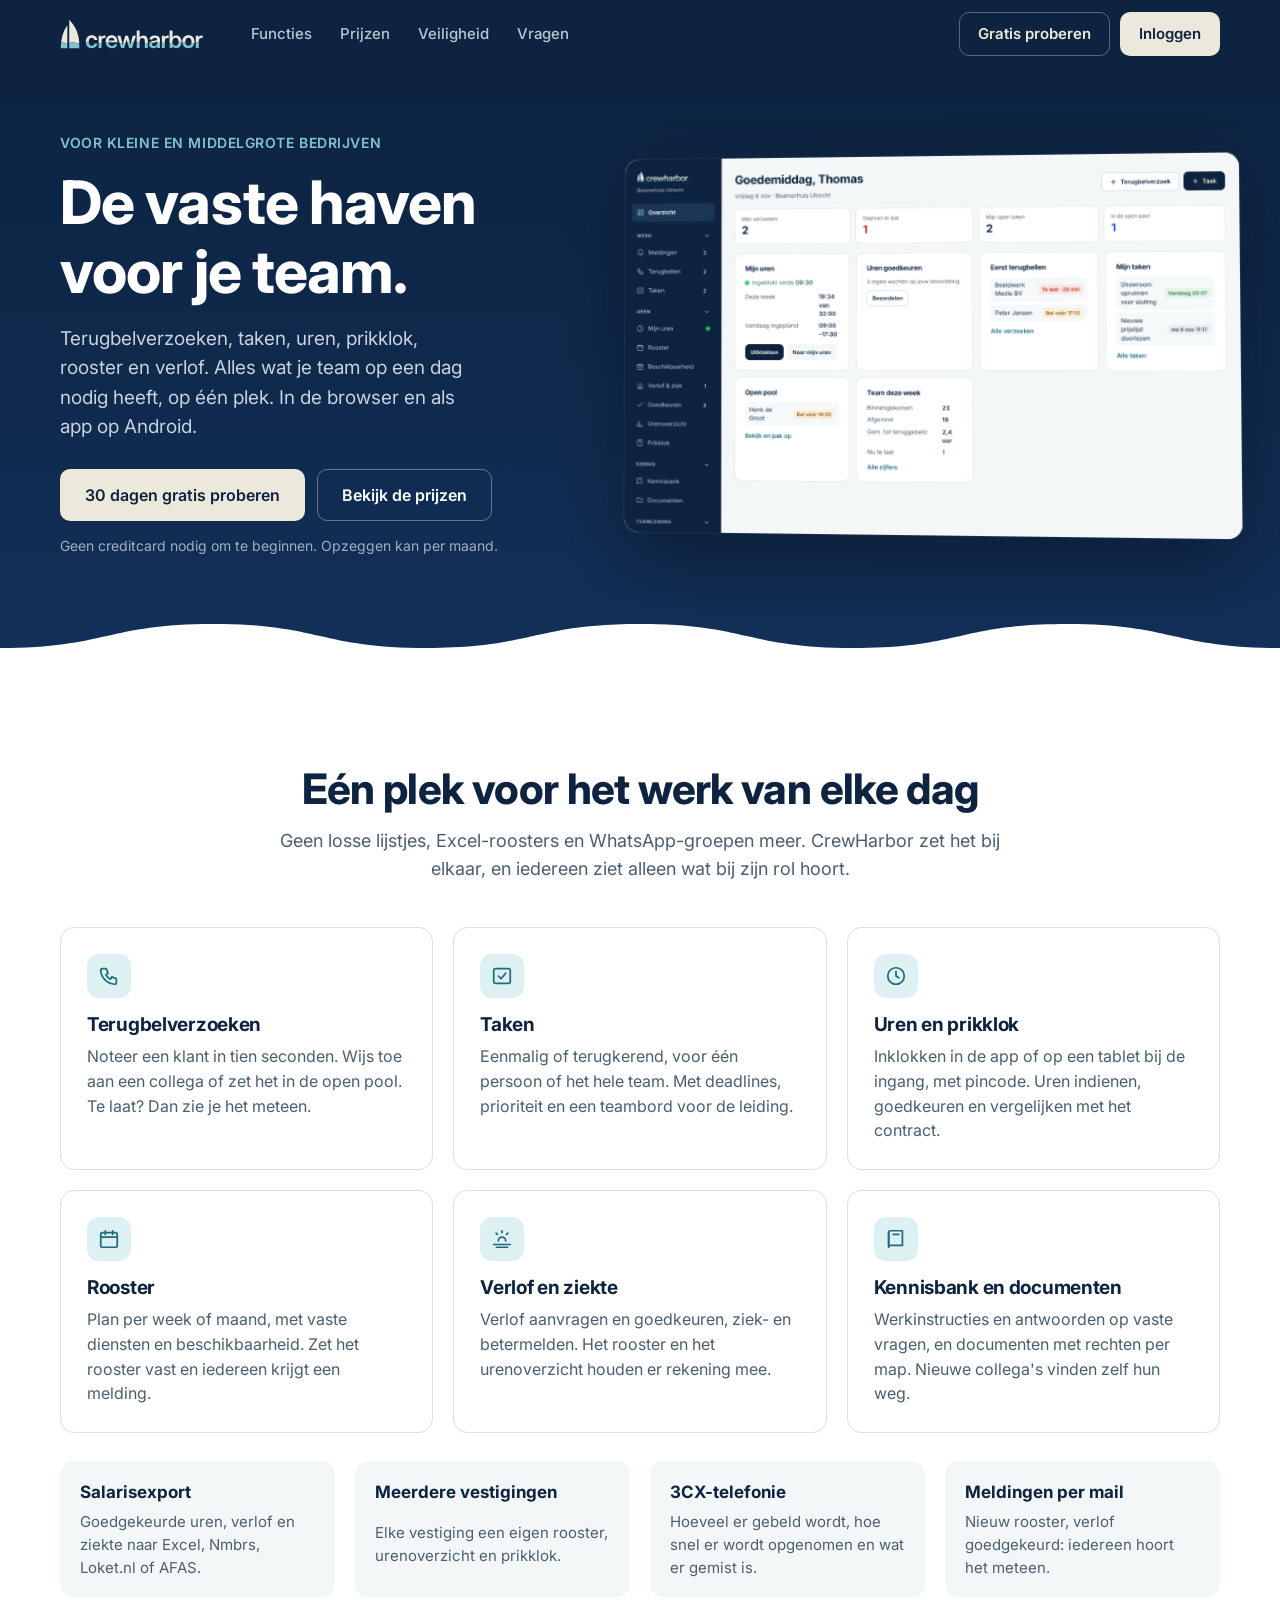
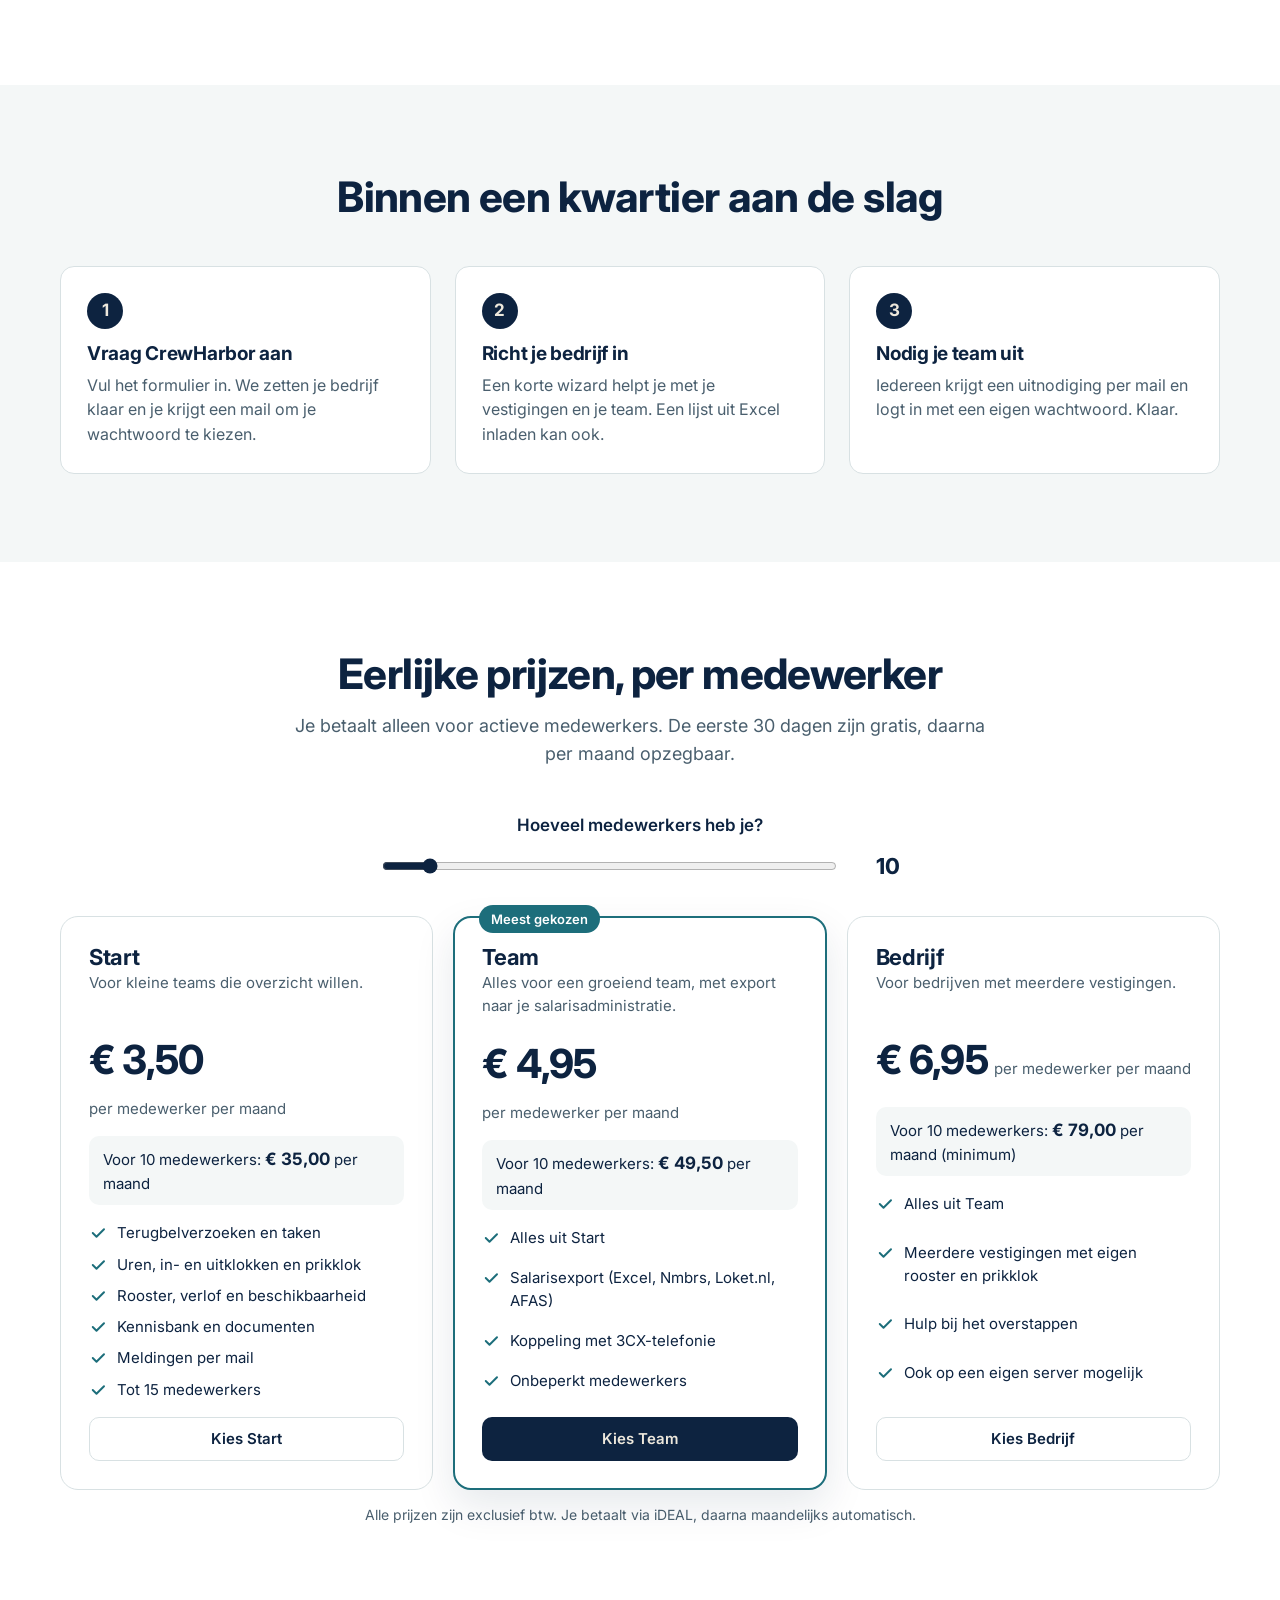
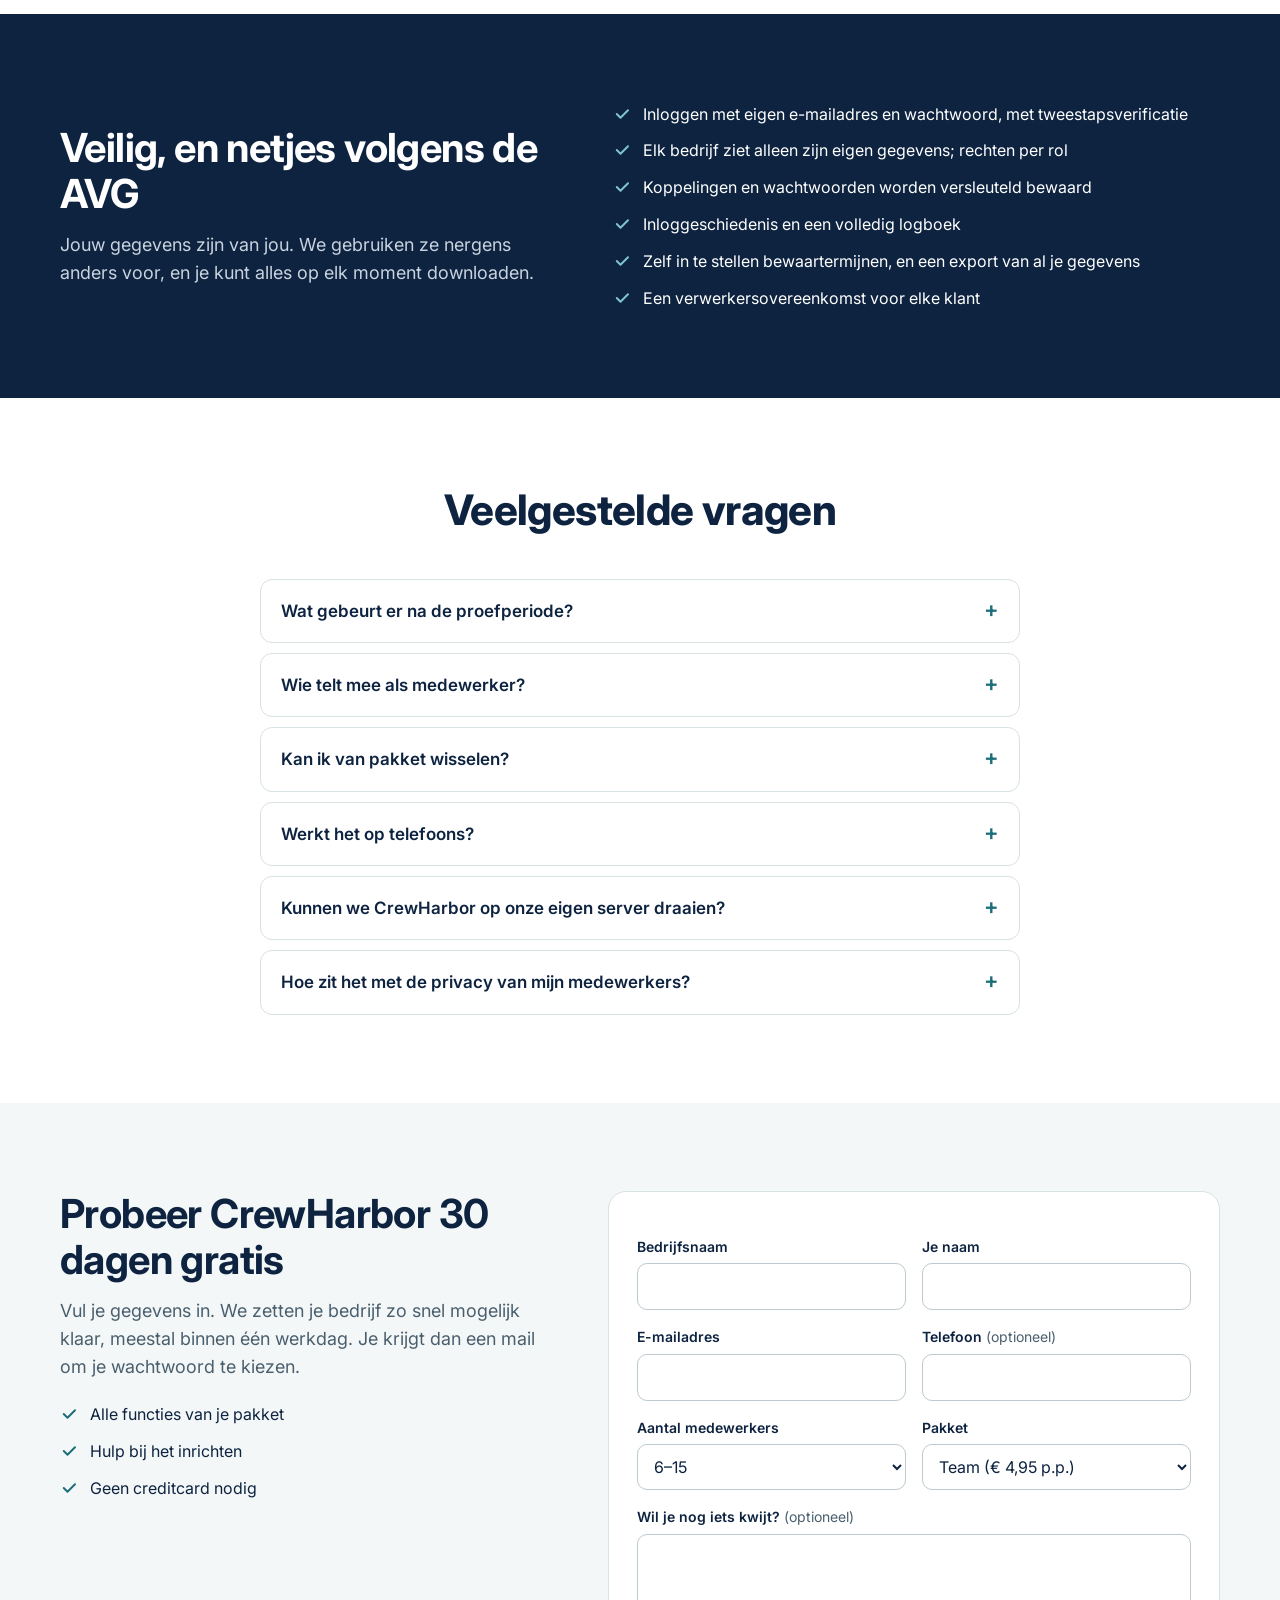
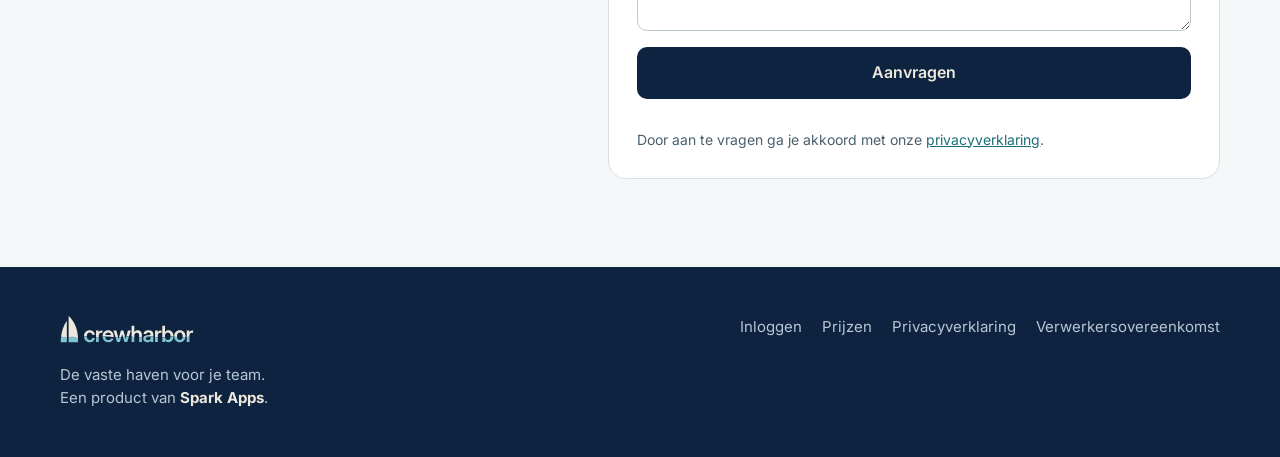
<file: index.html>
<!doctype html>
<html lang="nl">
<head>
<meta charset="utf-8">
<meta name="viewport" content="width=device-width, initial-scale=1, viewport-fit=cover">
<meta name="theme-color" content="#0D2340">
<title>CrewHarbor · de vaste haven voor je team</title>
<meta name="description" content="CrewHarbor is het werkplatform voor kleine bedrijven: terugbelverzoeken, taken, uren, prikklok, rooster en verlof op één plek. 30 dagen gratis proberen.">
<meta property="og:title" content="CrewHarbor · de vaste haven voor je team">
<meta property="og:description" content="Terugbelverzoeken, taken, uren, rooster en verlof voor kleine bedrijven. Op één plek.">
<meta property="og:image" content="img/app-overzicht.png">
<link rel="icon" href="app/icon.svg" type="image/svg+xml">
<link rel="preconnect" href="https://fonts.googleapis.com">
<link rel="preconnect" href="https://fonts.gstatic.com" crossorigin>
<link rel="stylesheet" href="https://fonts.googleapis.com/css2?family=Inter:opsz,wght@14..32,400..750&display=swap">
<link rel="stylesheet" href="site.css?v=1">
<script>
  // oude links (uitnodigingen, wachtwoord) gaan naar de app
  if (/^#\/[a-z]/.test(location.hash)) location.replace('app/' + location.hash);
</script>
</head>
<body>
<a class="skip" href="#main">Naar de inhoud</a>
<header class="top" id="top">
  <div class="wrap top-in">
    <a class="brand" href="./" aria-label="CrewHarbor, naar het begin"><span id="logo"></span></a>
    <nav class="nav" aria-label="Hoofdmenu">
      <a href="#functies">Functies</a>
      <a href="#prijzen">Prijzen</a>
      <a href="#veilig">Veiligheid</a>
      <a href="#vragen">Vragen</a>
    </nav>
    <div class="top-act">
      <a class="btn ghost-light hide-s" href="#aanvragen">Gratis proberen</a>
      <a class="btn light" href="app/">Inloggen</a>
    </div>
  </div>
</header>

<main id="main">
  <section class="hero">
    <div class="wrap hero-in">
      <div class="hero-copy">
        <p class="eyebrow">Voor kleine en middelgrote bedrijven</p>
        <h1>De vaste haven voor je team.</h1>
        <p class="lead">Terugbelverzoeken, taken, uren, prikklok, rooster en verlof. Alles wat je team op een dag nodig heeft, op één plek. In de browser en als app op Android.</p>
        <div class="cta">
          <a class="btn primary big" href="#aanvragen">30 dagen gratis proberen</a>
          <a class="btn outline big" href="#prijzen">Bekijk de prijzen</a>
        </div>
        <p class="fine">Geen creditcard nodig om te beginnen. Opzeggen kan per maand.</p>
      </div>
      <figure class="hero-shot">
        <img src="img/app-overzicht.png" width="1440" height="900" alt="Het overzicht van CrewHarbor met open terugbelverzoeken, taken en het rooster van vandaag" fetchpriority="high">
      </figure>
    </div>
    <svg class="wave" viewBox="0 0 1440 60" preserveAspectRatio="none" aria-hidden="true"><path d="M0 30c120 0 120-24 240-24s120 24 240 24 120-24 240-24 120 24 240 24 120-24 240-24 120 24 240 24v30H0z"/></svg>
  </section>

  <section class="band" id="functies" aria-labelledby="f-h">
    <div class="wrap">
      <div class="sec-head">
        <h2 id="f-h">Eén plek voor het werk van elke dag</h2>
        <p>Geen losse lijstjes, Excel-roosters en WhatsApp-groepen meer. CrewHarbor zet het bij elkaar, en iedereen ziet alleen wat bij zijn rol hoort.</p>
      </div>
      <div class="features">
        <article class="feat"><span class="ico" aria-hidden="true"><svg viewBox="0 0 24 24"><path d="M5 4h4l2 5-2.5 1.5a11 11 0 0 0 5 5L15 13l5 2v4a2 2 0 0 1-2 2A16 16 0 0 1 3 6a2 2 0 0 1 2-2"/></svg></span>
          <h3>Terugbelverzoeken</h3><p>Noteer een klant in tien seconden. Wijs toe aan een collega of zet het in de open pool. Te laat? Dan zie je het meteen.</p></article>
        <article class="feat"><span class="ico" aria-hidden="true"><svg viewBox="0 0 24 24"><rect x="3" y="4" width="18" height="16" rx="2"/><path d="m8 12 3 3 5-6"/></svg></span>
          <h3>Taken</h3><p>Eenmalig of terugkerend, voor één persoon of het hele team. Met deadlines, prioriteit en een teambord voor de leiding.</p></article>
        <article class="feat"><span class="ico" aria-hidden="true"><svg viewBox="0 0 24 24"><circle cx="12" cy="12" r="9"/><path d="M12 7v5l3 2"/></svg></span>
          <h3>Uren en prikklok</h3><p>Inklokken in de app of op een tablet bij de ingang, met pincode. Uren indienen, goedkeuren en vergelijken met het contract.</p></article>
        <article class="feat"><span class="ico" aria-hidden="true"><svg viewBox="0 0 24 24"><rect x="3" y="5" width="18" height="16" rx="2"/><path d="M3 10h18M8 3v4M16 3v4"/></svg></span>
          <h3>Rooster</h3><p>Plan per week of maand, met vaste diensten en beschikbaarheid. Zet het rooster vast en iedereen krijgt een melding.</p></article>
        <article class="feat"><span class="ico" aria-hidden="true"><svg viewBox="0 0 24 24"><path d="M8 14a4 4 0 0 1 8 0"/><path d="M3 18h18M6 21h12M12 3v2M5.6 5.6 7 7M17 7l1.4-1.4"/></svg></span>
          <h3>Verlof en ziekte</h3><p>Verlof aanvragen en goedkeuren, ziek- en betermelden. Het rooster en het urenoverzicht houden er rekening mee.</p></article>
        <article class="feat"><span class="ico" aria-hidden="true"><svg viewBox="0 0 24 24"><path d="M4 5a2 2 0 0 1 2-2h13v16H6a2 2 0 0 0-2 2z"/><path d="M4 19V5M9 7h6"/></svg></span>
          <h3>Kennisbank en documenten</h3><p>Werkinstructies en antwoorden op vaste vragen, en documenten met rechten per map. Nieuwe collega's vinden zelf hun weg.</p></article>
      </div>
      <div class="extras">
        <div class="extra"><strong>Salarisexport</strong><span>Goedgekeurde uren, verlof en ziekte naar Excel, Nmbrs, Loket.nl of AFAS.</span></div>
        <div class="extra"><strong>Meerdere vestigingen</strong><span>Elke vestiging een eigen rooster, urenoverzicht en prikklok.</span></div>
        <div class="extra"><strong>3CX-telefonie</strong><span>Hoeveel er gebeld wordt, hoe snel er wordt opgenomen en wat er gemist is.</span></div>
        <div class="extra"><strong>Meldingen per mail</strong><span>Nieuw rooster, verlof goedgekeurd: iedereen hoort het meteen.</span></div>
      </div>
    </div>
  </section>

  <section class="band light" aria-labelledby="s-h">
    <div class="wrap">
      <div class="sec-head"><h2 id="s-h">Binnen een kwartier aan de slag</h2></div>
      <ol class="steps">
        <li><span class="num">1</span><h3>Vraag CrewHarbor aan</h3><p>Vul het formulier in. We zetten je bedrijf klaar en je krijgt een mail om je wachtwoord te kiezen.</p></li>
        <li><span class="num">2</span><h3>Richt je bedrijf in</h3><p>Een korte wizard helpt je met je vestigingen en je team. Een lijst uit Excel inladen kan ook.</p></li>
        <li><span class="num">3</span><h3>Nodig je team uit</h3><p>Iedereen krijgt een uitnodiging per mail en logt in met een eigen wachtwoord. Klaar.</p></li>
      </ol>
    </div>
  </section>

  <section class="band" id="prijzen" aria-labelledby="p-h">
    <div class="wrap">
      <div class="sec-head">
        <h2 id="p-h">Eerlijke prijzen, per medewerker</h2>
        <p>Je betaalt alleen voor actieve medewerkers. De eerste 30 dagen zijn gratis, daarna per maand opzegbaar.</p>
      </div>
      <div class="calc">
        <label for="calc-n">Hoeveel medewerkers heb je?</label>
        <div class="calc-row"><input type="range" id="calc-n" min="1" max="100" value="10" aria-describedby="calc-out"><output id="calc-out" for="calc-n">10</output></div>
      </div>
      <div class="plans" id="plans" aria-live="polite"></div>
      <p class="fine center">Alle prijzen zijn exclusief btw. Je betaalt via iDEAL, daarna maandelijks automatisch.</p>
    </div>
  </section>

  <section class="band dark" id="veilig" aria-labelledby="v-h">
    <div class="wrap veilig">
      <div>
        <h2 id="v-h">Veilig, en netjes volgens de AVG</h2>
        <p>Jouw gegevens zijn van jou. We gebruiken ze nergens anders voor, en je kunt alles op elk moment downloaden.</p>
      </div>
      <ul class="checks">
        <li>Inloggen met eigen e-mailadres en wachtwoord, met tweestapsverificatie</li>
        <li>Elk bedrijf ziet alleen zijn eigen gegevens; rechten per rol</li>
        <li>Koppelingen en wachtwoorden worden versleuteld bewaard</li>
        <li>Inloggeschiedenis en een volledig logboek</li>
        <li>Zelf in te stellen bewaartermijnen, en een export van al je gegevens</li>
        <li>Een verwerkersovereenkomst voor elke klant</li>
      </ul>
    </div>
  </section>

  <section class="band" id="vragen" aria-labelledby="q-h">
    <div class="wrap narrow">
      <div class="sec-head"><h2 id="q-h">Veelgestelde vragen</h2></div>
      <div class="faq">
        <details><summary>Wat gebeurt er na de proefperiode?</summary><p>Je krijgt een week van tevoren een seintje in CrewHarbor. Stel je een betaling in, dan ga je gewoon door. Doe je niets, dan nemen we contact met je op; er wordt niets automatisch afgeschreven.</p></details>
        <details><summary>Wie telt mee als medewerker?</summary><p>Iedereen met een actief account. Oud-medewerkers in het archief tellen niet mee. Komt er iemand bij of gaat er iemand weg, dan past het bedrag zich vanzelf aan.</p></details>
        <details><summary>Kan ik van pakket wisselen?</summary><p>Ja, op elk moment bij Instellingen → Abonnement. Het nieuwe bedrag geldt vanaf de volgende betaling.</p></details>
        <details><summary>Werkt het op telefoons?</summary><p>CrewHarbor werkt in elke browser. Voor Android is er een app; op iPhone gebruik je de website, die je op je beginscherm kunt zetten.</p></details>
        <details><summary>Kunnen we CrewHarbor op onze eigen server draaien?</summary><p>Ja, voor het pakket Bedrijf kan CrewHarbor ook op een eigen server. Vraag ons naar de mogelijkheden.</p></details>
        <details><summary>Hoe zit het met de privacy van mijn medewerkers?</summary><p>Je bent zelf verantwoordelijk voor de gegevens van je medewerkers; CrewHarbor verwerkt ze in jouw opdracht. Daarvoor sluiten we een verwerkersovereenkomst. Lees ook onze <a href="app/privacy.html">privacyverklaring</a>.</p></details>
      </div>
    </div>
  </section>

  <section class="band light" id="aanvragen" aria-labelledby="a-h">
    <div class="wrap ask">
      <div class="ask-copy">
        <h2 id="a-h">Probeer CrewHarbor 30 dagen gratis</h2>
        <p>Vul je gegevens in. We zetten je bedrijf zo snel mogelijk klaar, meestal binnen één werkdag. Je krijgt dan een mail om je wachtwoord te kiezen.</p>
        <ul class="checks dark-ink">
          <li>Alle functies van je pakket</li>
          <li>Hulp bij het inrichten</li>
          <li>Geen creditcard nodig</li>
        </ul>
      </div>
      <form class="card ask-form" id="ask" novalidate>
        <div id="ask-msg" role="status" aria-live="polite"></div>
        <div class="fields2">
          <div class="field"><label for="a-company">Bedrijfsnaam</label><input class="input" id="a-company" name="company" autocomplete="organization" required></div>
          <div class="field"><label for="a-name">Je naam</label><input class="input" id="a-name" name="contactName" autocomplete="name" required></div>
          <div class="field"><label for="a-email">E-mailadres</label><input class="input" id="a-email" name="email" type="email" autocomplete="email" autocapitalize="none" spellcheck="false" required></div>
          <div class="field"><label for="a-phone">Telefoon <span class="opt">(optioneel)</span></label><input class="input" id="a-phone" name="phone" type="tel" autocomplete="tel"></div>
          <div class="field"><label for="a-emp">Aantal medewerkers</label><select class="input" id="a-emp" name="employees"><option>1–5</option><option selected>6–15</option><option>16–50</option><option>51–150</option><option>Meer dan 150</option></select></div>
          <div class="field"><label for="a-plan">Pakket</label><select class="input" id="a-plan" name="plan"></select></div>
        </div>
        <div class="field"><label for="a-msg">Wil je nog iets kwijt? <span class="opt">(optioneel)</span></label><textarea class="input" id="a-msg" name="message" rows="3" maxlength="1000"></textarea></div>
        <div class="hp" aria-hidden="true"><label for="a-web">Website</label><input id="a-web" name="website" tabindex="-1" autocomplete="off"></div>
        <button class="btn primary big" type="submit">Aanvragen</button>
        <p class="fine">Door aan te vragen ga je akkoord met onze <a href="app/privacy.html">privacyverklaring</a>.</p>
      </form>
    </div>
  </section>
</main>

<footer class="foot">
  <div class="wrap foot-in">
    <div><span id="logo2"></span><p>De vaste haven voor je team.<br>Een product van <strong>Spark Apps</strong>.</p></div>
    <nav aria-label="Onderaan">
      <a href="app/">Inloggen</a>
      <a href="#prijzen">Prijzen</a>
      <a href="app/privacy.html">Privacyverklaring</a>
      <a href="app/verwerkersovereenkomst.html">Verwerkersovereenkomst</a>
    </nav>
  </div>
</footer>

<script src="app/config.js"></script>
<script src="app/logo.js"></script>
<script src="site.js?v=1"></script>
</body>
</html>
</file>
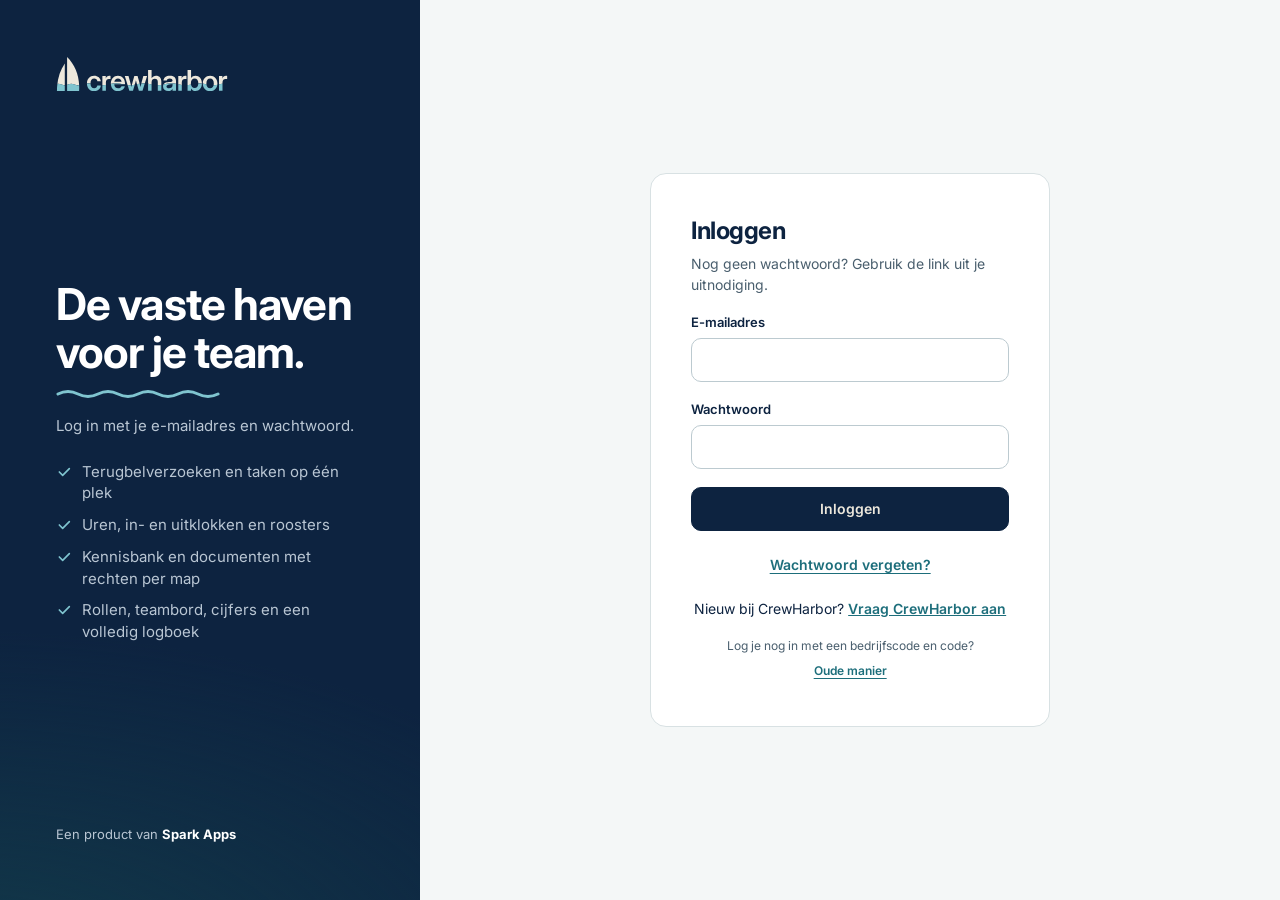
<file: app/index.html>
<!doctype html>
<html lang="nl">
<head>
<meta charset="utf-8">
<meta name="viewport" content="width=device-width, initial-scale=1, viewport-fit=cover">
<meta name="theme-color" content="#0D2340">
<meta name="description" content="CrewHarbor: de vaste haven voor je team. Taken, terugbelverzoeken, uren, rooster en documenten op één plek.">
<title>CrewHarbor</title>
<link rel="icon" href="icon.svg" type="image/svg+xml">
<link rel="manifest" href="manifest.webmanifest">
<link rel="preconnect" href="https://fonts.googleapis.com">
<link rel="preconnect" href="https://fonts.gstatic.com" crossorigin>
<link rel="stylesheet" href="https://fonts.googleapis.com/css2?family=Inter:opsz,wght@14..32,400..700&display=swap">
<link rel="stylesheet" href="styles.css?v=14">
</head>
<body>
<div id="app" aria-live="polite"></div>
<div id="toast" role="status" aria-live="polite"></div>
<script src="config.js"></script>
<script src="vendor/supabase.js"></script>
<script src="logo.js?v=14"></script>
<script src="mfa.js?v=14"></script>
<script src="account.js?v=14"></script>
<script src="business.js?v=14"></script>
<script src="app.js?v=14"></script>
<script src="mobile.js?v=14"></script>
</body>
</html>
</file>
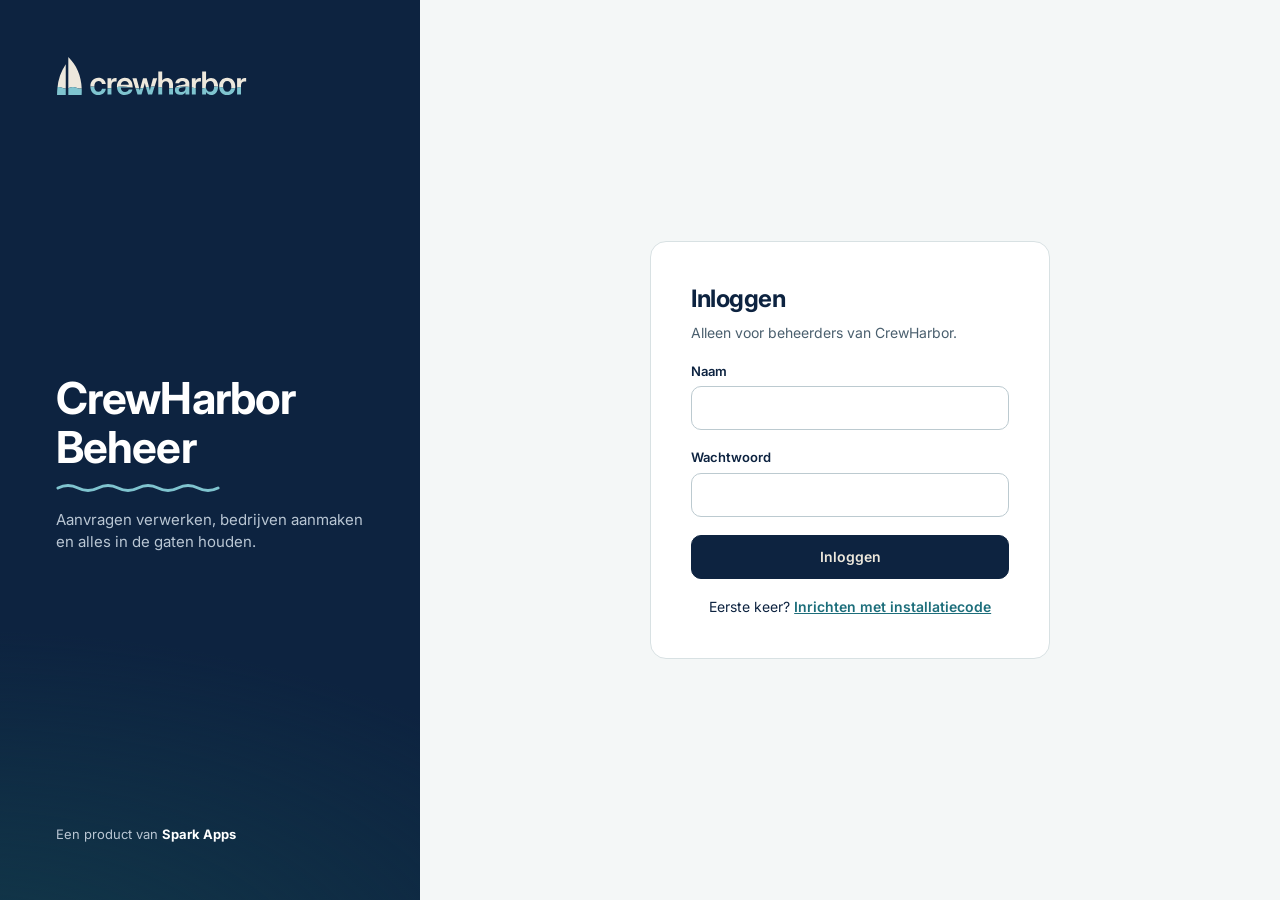
<file: admin.html>
<!doctype html>
<html lang="nl">
<head>
<meta charset="utf-8">
<meta name="viewport" content="width=device-width, initial-scale=1, viewport-fit=cover">
<meta name="theme-color" content="#0D2340">
<meta name="robots" content="noindex, nofollow">
<title>CrewHarbor Beheer</title>
<link rel="icon" href="icon.svg" type="image/svg+xml">
<link rel="preconnect" href="https://fonts.googleapis.com">
<link rel="preconnect" href="https://fonts.gstatic.com" crossorigin>
<link rel="stylesheet" href="https://fonts.googleapis.com/css2?family=Inter:opsz,wght@14..32,400..700&display=swap">
<link rel="stylesheet" href="styles.css?v=12">
</head>
<body>
<div id="app" aria-live="polite"></div>
<div id="toast" role="status" aria-live="polite"></div>
<script src="config.js"></script>
<script src="vendor/supabase.js"></script>
<script src="logo.js?v=12"></script>
<script src="mfa.js?v=12"></script>
<script src="admin.js?v=12"></script>
</body>
</html>
</file>
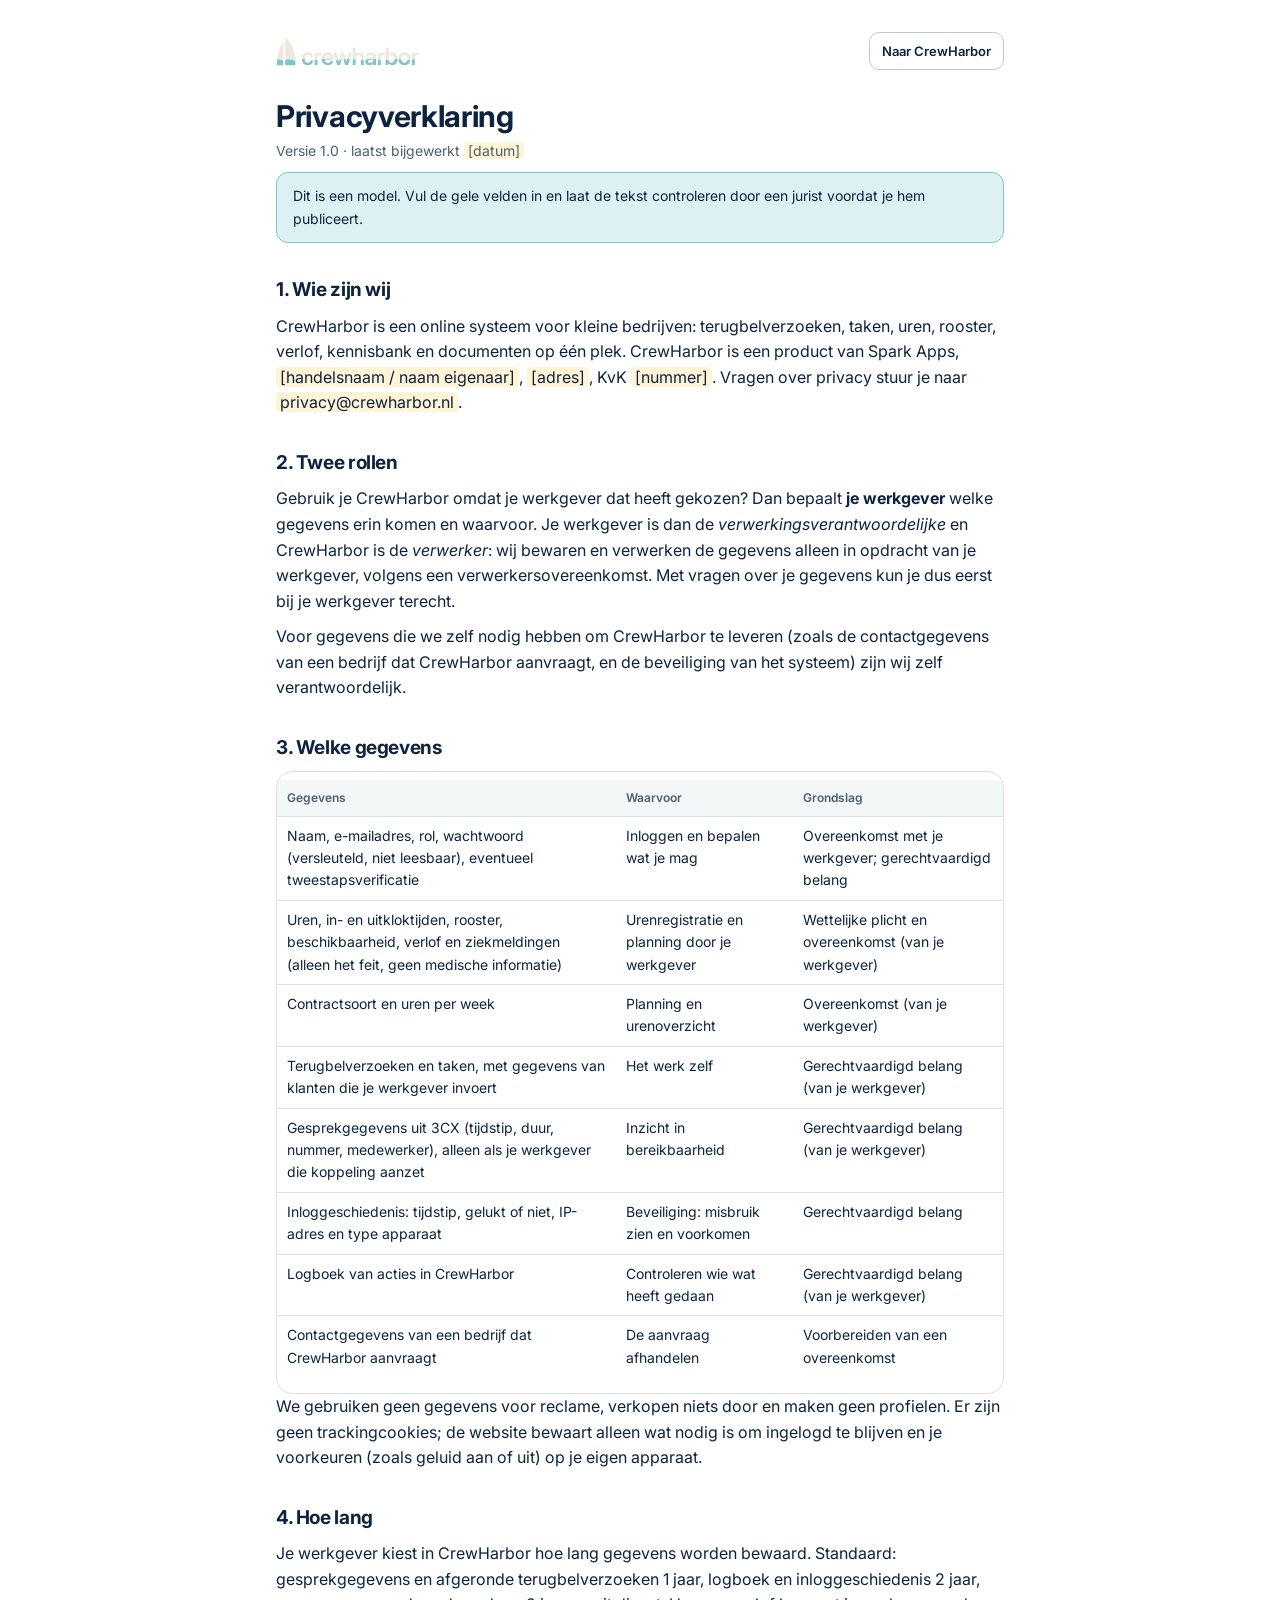
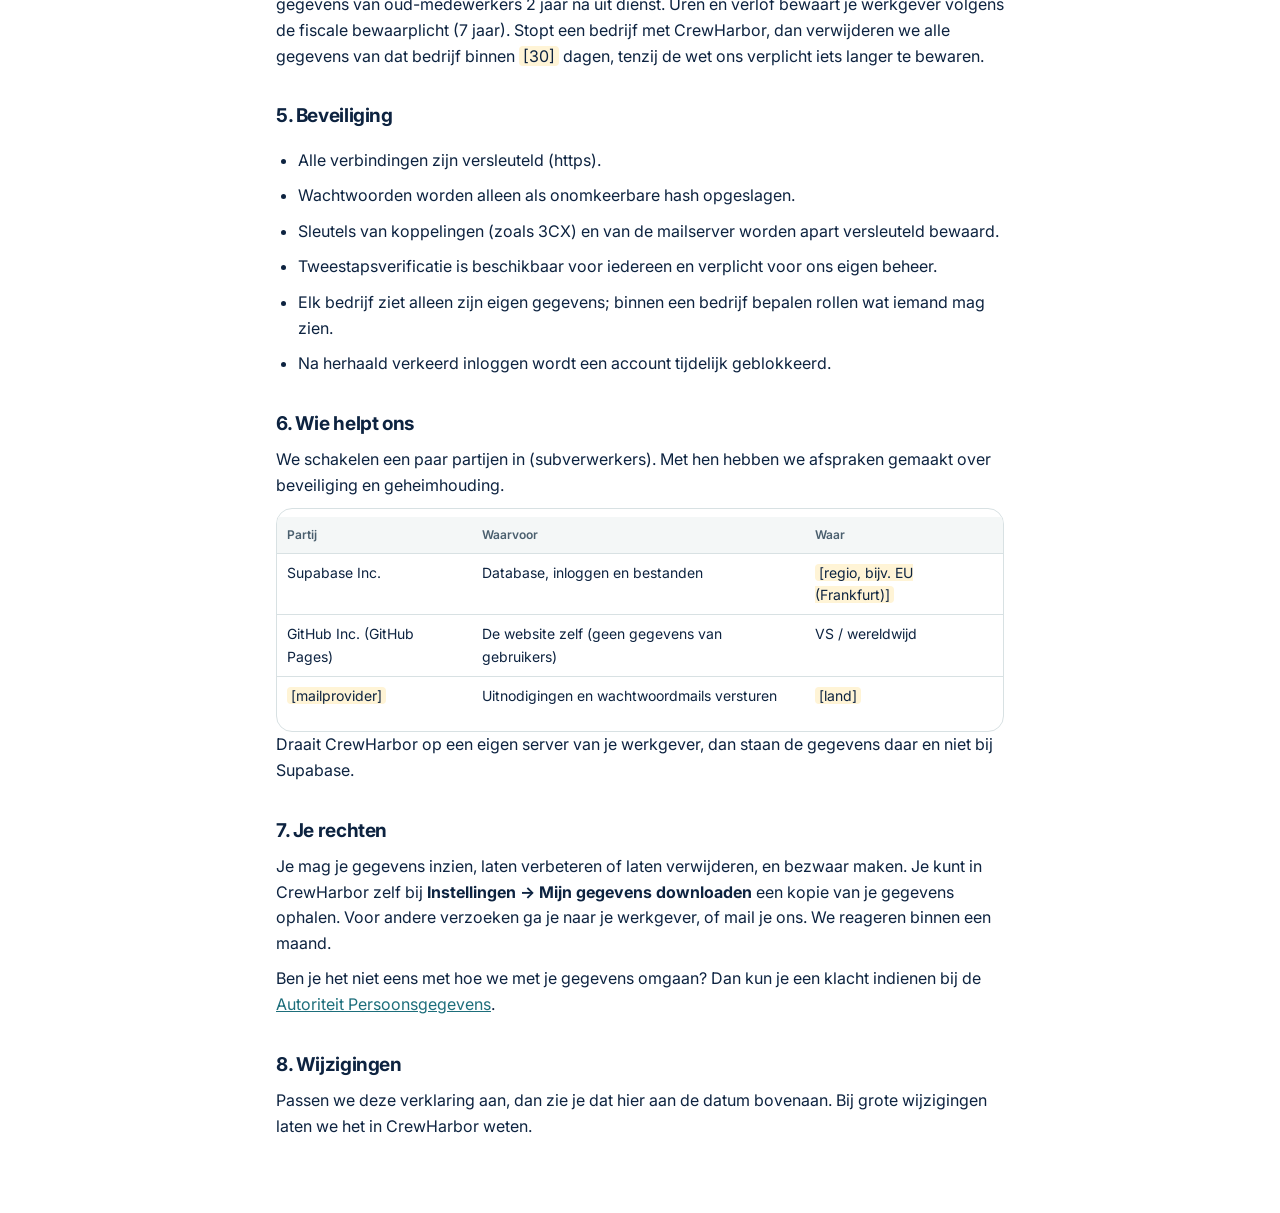
<file: privacy.html>
<!doctype html>
<html lang="nl">
<head>
<meta charset="utf-8">
<meta name="viewport" content="width=device-width, initial-scale=1">
<meta name="theme-color" content="#0D2340">
<title>Privacyverklaring · CrewHarbor</title>
<link rel="icon" href="icon.svg" type="image/svg+xml">
<link rel="preconnect" href="https://fonts.googleapis.com">
<link rel="preconnect" href="https://fonts.gstatic.com" crossorigin>
<link rel="stylesheet" href="https://fonts.googleapis.com/css2?family=Inter:opsz,wght@14..32,400..700&display=swap">
<link rel="stylesheet" href="styles.css?v=12">
<link rel="stylesheet" href="legal.css?v=12">
</head>
<body style="background:#fff">
<main class="legal">
<header><span class="logo" id="logo"></span><a class="btn small print-hide" href="./">Naar CrewHarbor</a></header>
<h1>Privacyverklaring</h1>
<p class="muted">Versie 1.0 · laatst bijgewerkt <span class="fill">[datum]</span></p>
<p class="note print-hide">Dit is een model. Vul de gele velden in en laat de tekst controleren door een jurist voordat je hem publiceert.</p>

<h2>1. Wie zijn wij</h2>
<p>CrewHarbor is een online systeem voor kleine bedrijven: terugbelverzoeken, taken, uren, rooster, verlof, kennisbank en documenten op één plek. CrewHarbor is een product van Spark Apps, <span class="fill">[handelsnaam / naam eigenaar]</span>, <span class="fill">[adres]</span>, KvK <span class="fill">[nummer]</span>. Vragen over privacy stuur je naar <span class="fill">privacy@crewharbor.nl</span>.</p>

<h2>2. Twee rollen</h2>
<p>Gebruik je CrewHarbor omdat je werkgever dat heeft gekozen? Dan bepaalt <strong>je werkgever</strong> welke gegevens erin komen en waarvoor. Je werkgever is dan de <em>verwerkingsverantwoordelijke</em> en CrewHarbor is de <em>verwerker</em>: wij bewaren en verwerken de gegevens alleen in opdracht van je werkgever, volgens een verwerkersovereenkomst. Met vragen over je gegevens kun je dus eerst bij je werkgever terecht.</p>
<p>Voor gegevens die we zelf nodig hebben om CrewHarbor te leveren (zoals de contactgegevens van een bedrijf dat CrewHarbor aanvraagt, en de beveiliging van het systeem) zijn wij zelf verantwoordelijk.</p>

<h2>3. Welke gegevens</h2>
<div class="table-wrap"><table>
<thead><tr><th>Gegevens</th><th>Waarvoor</th><th>Grondslag</th></tr></thead>
<tbody>
<tr><td>Naam, e-mailadres, rol, wachtwoord (versleuteld, niet leesbaar), eventueel tweestapsverificatie</td><td>Inloggen en bepalen wat je mag</td><td>Overeenkomst met je werkgever; gerechtvaardigd belang</td></tr>
<tr><td>Uren, in- en uitkloktijden, rooster, beschikbaarheid, verlof en ziekmeldingen (alleen het feit, geen medische informatie)</td><td>Urenregistratie en planning door je werkgever</td><td>Wettelijke plicht en overeenkomst (van je werkgever)</td></tr>
<tr><td>Contractsoort en uren per week</td><td>Planning en urenoverzicht</td><td>Overeenkomst (van je werkgever)</td></tr>
<tr><td>Terugbelverzoeken en taken, met gegevens van klanten die je werkgever invoert</td><td>Het werk zelf</td><td>Gerechtvaardigd belang (van je werkgever)</td></tr>
<tr><td>Gesprekgegevens uit 3CX (tijdstip, duur, nummer, medewerker), alleen als je werkgever die koppeling aanzet</td><td>Inzicht in bereikbaarheid</td><td>Gerechtvaardigd belang (van je werkgever)</td></tr>
<tr><td>Inloggeschiedenis: tijdstip, gelukt of niet, IP-adres en type apparaat</td><td>Beveiliging: misbruik zien en voorkomen</td><td>Gerechtvaardigd belang</td></tr>
<tr><td>Logboek van acties in CrewHarbor</td><td>Controleren wie wat heeft gedaan</td><td>Gerechtvaardigd belang (van je werkgever)</td></tr>
<tr><td>Contactgegevens van een bedrijf dat CrewHarbor aanvraagt</td><td>De aanvraag afhandelen</td><td>Voorbereiden van een overeenkomst</td></tr>
</tbody></table></div>
<p>We gebruiken geen gegevens voor reclame, verkopen niets door en maken geen profielen. Er zijn geen trackingcookies; de website bewaart alleen wat nodig is om ingelogd te blijven en je voorkeuren (zoals geluid aan of uit) op je eigen apparaat.</p>

<h2>4. Hoe lang</h2>
<p>Je werkgever kiest in CrewHarbor hoe lang gegevens worden bewaard. Standaard: gesprekgegevens en afgeronde terugbelverzoeken 1 jaar, logboek en inloggeschiedenis 2 jaar, gegevens van oud-medewerkers 2 jaar na uit dienst. Uren en verlof bewaart je werkgever volgens de fiscale bewaarplicht (7 jaar). Stopt een bedrijf met CrewHarbor, dan verwijderen we alle gegevens van dat bedrijf binnen <span class="fill">[30]</span> dagen, tenzij de wet ons verplicht iets langer te bewaren.</p>

<h2>5. Beveiliging</h2>
<ul>
<li>Alle verbindingen zijn versleuteld (https).</li>
<li>Wachtwoorden worden alleen als onomkeerbare hash opgeslagen.</li>
<li>Sleutels van koppelingen (zoals 3CX) en van de mailserver worden apart versleuteld bewaard.</li>
<li>Tweestapsverificatie is beschikbaar voor iedereen en verplicht voor ons eigen beheer.</li>
<li>Elk bedrijf ziet alleen zijn eigen gegevens; binnen een bedrijf bepalen rollen wat iemand mag zien.</li>
<li>Na herhaald verkeerd inloggen wordt een account tijdelijk geblokkeerd.</li>
</ul>

<h2>6. Wie helpt ons</h2>
<p>We schakelen een paar partijen in (subverwerkers). Met hen hebben we afspraken gemaakt over beveiliging en geheimhouding.</p>
<div class="table-wrap"><table>
<thead><tr><th>Partij</th><th>Waarvoor</th><th>Waar</th></tr></thead>
<tbody>
<tr><td>Supabase Inc.</td><td>Database, inloggen en bestanden</td><td><span class="fill">[regio, bijv. EU (Frankfurt)]</span></td></tr>
<tr><td>GitHub Inc. (GitHub Pages)</td><td>De website zelf (geen gegevens van gebruikers)</td><td>VS / wereldwijd</td></tr>
<tr><td><span class="fill">[mailprovider]</span></td><td>Uitnodigingen en wachtwoordmails versturen</td><td><span class="fill">[land]</span></td></tr>
</tbody></table></div>
<p>Draait CrewHarbor op een eigen server van je werkgever, dan staan de gegevens daar en niet bij Supabase.</p>

<h2>7. Je rechten</h2>
<p>Je mag je gegevens inzien, laten verbeteren of laten verwijderen, en bezwaar maken. Je kunt in CrewHarbor zelf bij <strong>Instellingen → Mijn gegevens downloaden</strong> een kopie van je gegevens ophalen. Voor andere verzoeken ga je naar je werkgever, of mail je ons. We reageren binnen een maand.</p>
<p>Ben je het niet eens met hoe we met je gegevens omgaan? Dan kun je een klacht indienen bij de <a href="https://autoriteitpersoonsgegevens.nl" target="_blank" rel="noopener">Autoriteit Persoonsgegevens</a>.</p>

<h2>8. Wijzigingen</h2>
<p>Passen we deze verklaring aan, dan zie je dat hier aan de datum bovenaan. Bij grote wijzigingen laten we het in CrewHarbor weten.</p>
</main>
<script src="logo.js?v=12"></script>
<script>document.getElementById('logo').innerHTML = window.CH_LOGO(30);</script>
</body>
</html>
</file>
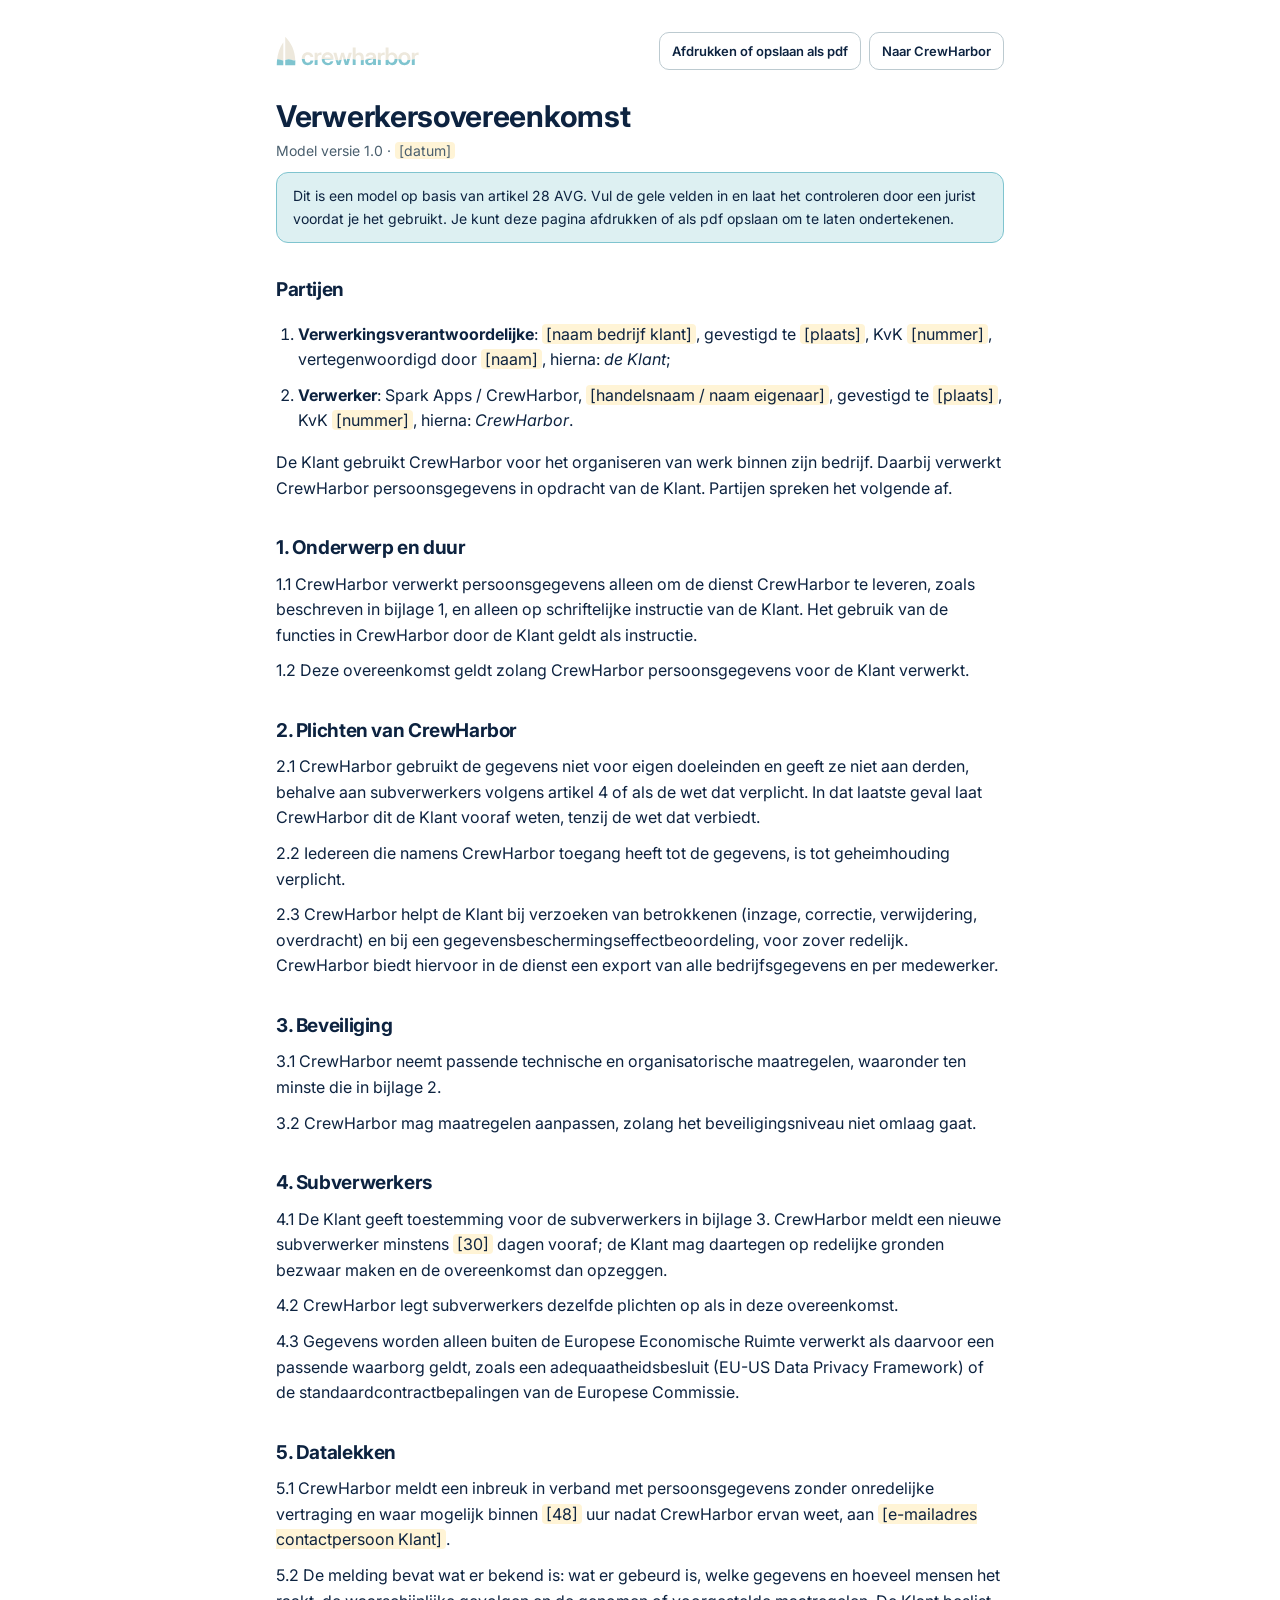
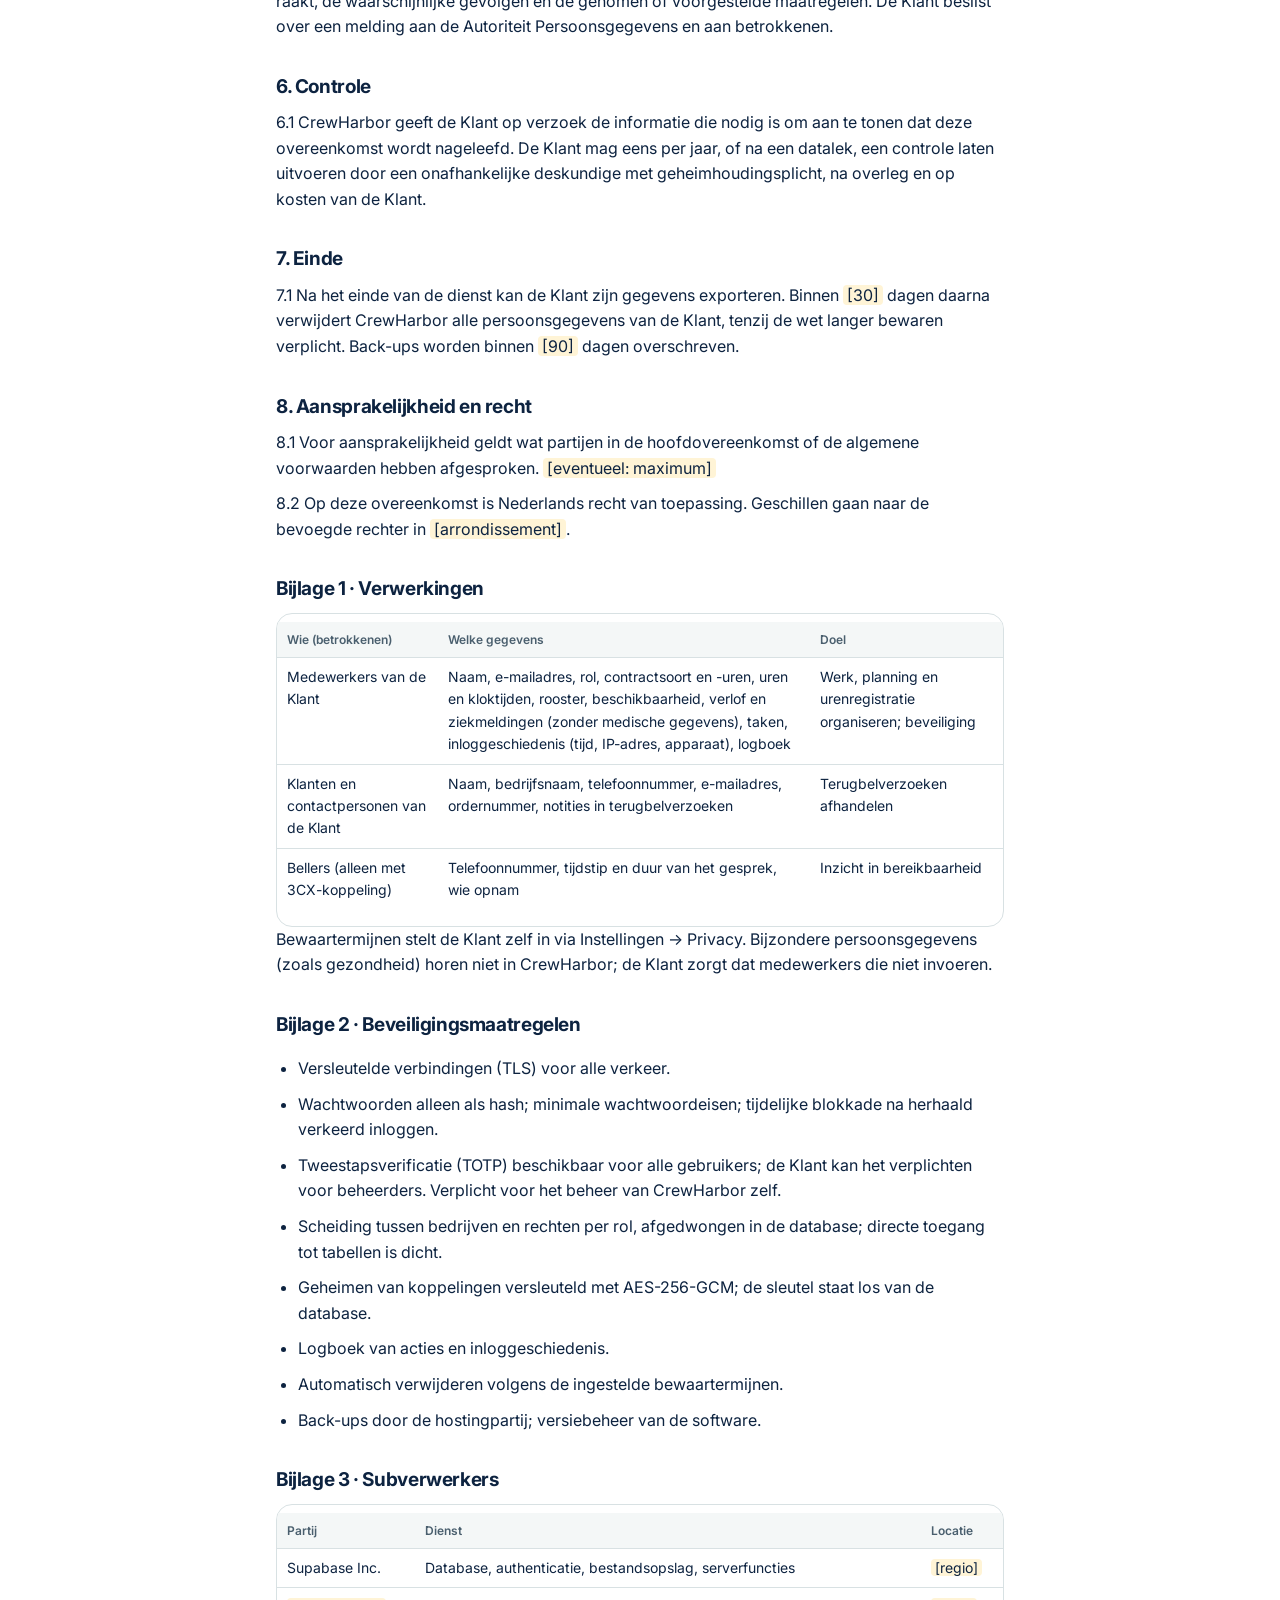
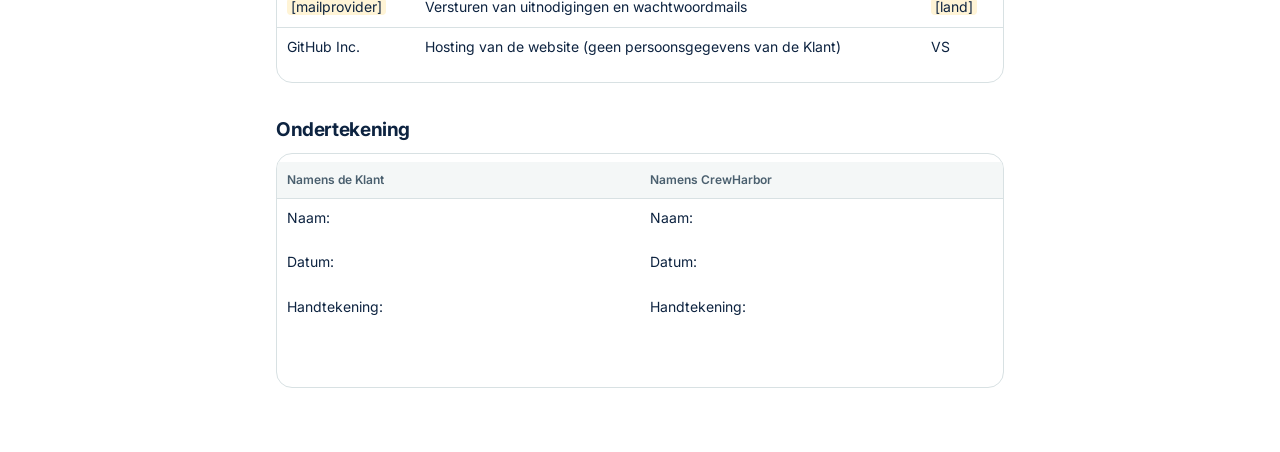
<file: verwerkersovereenkomst.html>
<!doctype html>
<html lang="nl">
<head>
<meta charset="utf-8">
<meta name="viewport" content="width=device-width, initial-scale=1">
<meta name="theme-color" content="#0D2340">
<title>Verwerkersovereenkomst · CrewHarbor</title>
<link rel="icon" href="icon.svg" type="image/svg+xml">
<link rel="preconnect" href="https://fonts.googleapis.com">
<link rel="preconnect" href="https://fonts.gstatic.com" crossorigin>
<link rel="stylesheet" href="https://fonts.googleapis.com/css2?family=Inter:opsz,wght@14..32,400..700&display=swap">
<link rel="stylesheet" href="styles.css?v=12">
<link rel="stylesheet" href="legal.css?v=12">
</head>
<body style="background:#fff">
<main class="legal">
<header><span class="logo" id="logo"></span><span class="print-hide" style="display:flex;gap:8px"><button class="btn small" onclick="window.print()">Afdrukken of opslaan als pdf</button><a class="btn small" href="./">Naar CrewHarbor</a></span></header>
<h1>Verwerkersovereenkomst</h1>
<p class="muted">Model versie 1.0 · <span class="fill">[datum]</span></p>
<p class="note print-hide">Dit is een model op basis van artikel 28 AVG. Vul de gele velden in en laat het controleren door een jurist voordat je het gebruikt. Je kunt deze pagina afdrukken of als pdf opslaan om te laten ondertekenen.</p>

<h2>Partijen</h2>
<ol>
<li><strong>Verwerkingsverantwoordelijke</strong>: <span class="fill">[naam bedrijf klant]</span>, gevestigd te <span class="fill">[plaats]</span>, KvK <span class="fill">[nummer]</span>, vertegenwoordigd door <span class="fill">[naam]</span>, hierna: <em>de Klant</em>;</li>
<li><strong>Verwerker</strong>: Spark Apps / CrewHarbor, <span class="fill">[handelsnaam / naam eigenaar]</span>, gevestigd te <span class="fill">[plaats]</span>, KvK <span class="fill">[nummer]</span>, hierna: <em>CrewHarbor</em>.</li>
</ol>
<p>De Klant gebruikt CrewHarbor voor het organiseren van werk binnen zijn bedrijf. Daarbij verwerkt CrewHarbor persoonsgegevens in opdracht van de Klant. Partijen spreken het volgende af.</p>

<h2>1. Onderwerp en duur</h2>
<p>1.1 CrewHarbor verwerkt persoonsgegevens alleen om de dienst CrewHarbor te leveren, zoals beschreven in bijlage 1, en alleen op schriftelijke instructie van de Klant. Het gebruik van de functies in CrewHarbor door de Klant geldt als instructie.</p>
<p>1.2 Deze overeenkomst geldt zolang CrewHarbor persoonsgegevens voor de Klant verwerkt.</p>

<h2>2. Plichten van CrewHarbor</h2>
<p>2.1 CrewHarbor gebruikt de gegevens niet voor eigen doeleinden en geeft ze niet aan derden, behalve aan subverwerkers volgens artikel 4 of als de wet dat verplicht. In dat laatste geval laat CrewHarbor dit de Klant vooraf weten, tenzij de wet dat verbiedt.</p>
<p>2.2 Iedereen die namens CrewHarbor toegang heeft tot de gegevens, is tot geheimhouding verplicht.</p>
<p>2.3 CrewHarbor helpt de Klant bij verzoeken van betrokkenen (inzage, correctie, verwijdering, overdracht) en bij een gegevensbeschermingseffectbeoordeling, voor zover redelijk. CrewHarbor biedt hiervoor in de dienst een export van alle bedrijfsgegevens en per medewerker.</p>

<h2>3. Beveiliging</h2>
<p>3.1 CrewHarbor neemt passende technische en organisatorische maatregelen, waaronder ten minste die in bijlage 2.</p>
<p>3.2 CrewHarbor mag maatregelen aanpassen, zolang het beveiligingsniveau niet omlaag gaat.</p>

<h2>4. Subverwerkers</h2>
<p>4.1 De Klant geeft toestemming voor de subverwerkers in bijlage 3. CrewHarbor meldt een nieuwe subverwerker minstens <span class="fill">[30]</span> dagen vooraf; de Klant mag daartegen op redelijke gronden bezwaar maken en de overeenkomst dan opzeggen.</p>
<p>4.2 CrewHarbor legt subverwerkers dezelfde plichten op als in deze overeenkomst.</p>
<p>4.3 Gegevens worden alleen buiten de Europese Economische Ruimte verwerkt als daarvoor een passende waarborg geldt, zoals een adequaatheidsbesluit (EU-US Data Privacy Framework) of de standaardcontractbepalingen van de Europese Commissie.</p>

<h2>5. Datalekken</h2>
<p>5.1 CrewHarbor meldt een inbreuk in verband met persoonsgegevens zonder onredelijke vertraging en waar mogelijk binnen <span class="fill">[48]</span> uur nadat CrewHarbor ervan weet, aan <span class="fill">[e-mailadres contactpersoon Klant]</span>.</p>
<p>5.2 De melding bevat wat er bekend is: wat er gebeurd is, welke gegevens en hoeveel mensen het raakt, de waarschijnlijke gevolgen en de genomen of voorgestelde maatregelen. De Klant beslist over een melding aan de Autoriteit Persoonsgegevens en aan betrokkenen.</p>

<h2>6. Controle</h2>
<p>6.1 CrewHarbor geeft de Klant op verzoek de informatie die nodig is om aan te tonen dat deze overeenkomst wordt nageleefd. De Klant mag eens per jaar, of na een datalek, een controle laten uitvoeren door een onafhankelijke deskundige met geheimhoudingsplicht, na overleg en op kosten van de Klant.</p>

<h2>7. Einde</h2>
<p>7.1 Na het einde van de dienst kan de Klant zijn gegevens exporteren. Binnen <span class="fill">[30]</span> dagen daarna verwijdert CrewHarbor alle persoonsgegevens van de Klant, tenzij de wet langer bewaren verplicht. Back-ups worden binnen <span class="fill">[90]</span> dagen overschreven.</p>

<h2>8. Aansprakelijkheid en recht</h2>
<p>8.1 Voor aansprakelijkheid geldt wat partijen in de hoofdovereenkomst of de algemene voorwaarden hebben afgesproken. <span class="fill">[eventueel: maximum]</span></p>
<p>8.2 Op deze overeenkomst is Nederlands recht van toepassing. Geschillen gaan naar de bevoegde rechter in <span class="fill">[arrondissement]</span>.</p>

<h2>Bijlage 1 · Verwerkingen</h2>
<div class="table-wrap"><table>
<thead><tr><th>Wie (betrokkenen)</th><th>Welke gegevens</th><th>Doel</th></tr></thead>
<tbody>
<tr><td>Medewerkers van de Klant</td><td>Naam, e-mailadres, rol, contractsoort en -uren, uren en kloktijden, rooster, beschikbaarheid, verlof en ziekmeldingen (zonder medische gegevens), taken, inloggeschiedenis (tijd, IP-adres, apparaat), logboek</td><td>Werk, planning en urenregistratie organiseren; beveiliging</td></tr>
<tr><td>Klanten en contactpersonen van de Klant</td><td>Naam, bedrijfsnaam, telefoonnummer, e-mailadres, ordernummer, notities in terugbelverzoeken</td><td>Terugbelverzoeken afhandelen</td></tr>
<tr><td>Bellers (alleen met 3CX-koppeling)</td><td>Telefoonnummer, tijdstip en duur van het gesprek, wie opnam</td><td>Inzicht in bereikbaarheid</td></tr>
</tbody></table></div>
<p>Bewaartermijnen stelt de Klant zelf in via Instellingen → Privacy. Bijzondere persoonsgegevens (zoals gezondheid) horen niet in CrewHarbor; de Klant zorgt dat medewerkers die niet invoeren.</p>

<h2>Bijlage 2 · Beveiligingsmaatregelen</h2>
<ul>
<li>Versleutelde verbindingen (TLS) voor alle verkeer.</li>
<li>Wachtwoorden alleen als hash; minimale wachtwoordeisen; tijdelijke blokkade na herhaald verkeerd inloggen.</li>
<li>Tweestapsverificatie (TOTP) beschikbaar voor alle gebruikers; de Klant kan het verplichten voor beheerders. Verplicht voor het beheer van CrewHarbor zelf.</li>
<li>Scheiding tussen bedrijven en rechten per rol, afgedwongen in de database; directe toegang tot tabellen is dicht.</li>
<li>Geheimen van koppelingen versleuteld met AES-256-GCM; de sleutel staat los van de database.</li>
<li>Logboek van acties en inloggeschiedenis.</li>
<li>Automatisch verwijderen volgens de ingestelde bewaartermijnen.</li>
<li>Back-ups door de hostingpartij; versiebeheer van de software.</li>
</ul>

<h2>Bijlage 3 · Subverwerkers</h2>
<div class="table-wrap"><table>
<thead><tr><th>Partij</th><th>Dienst</th><th>Locatie</th></tr></thead>
<tbody>
<tr><td>Supabase Inc.</td><td>Database, authenticatie, bestandsopslag, serverfuncties</td><td><span class="fill">[regio]</span></td></tr>
<tr><td><span class="fill">[mailprovider]</span></td><td>Versturen van uitnodigingen en wachtwoordmails</td><td><span class="fill">[land]</span></td></tr>
<tr><td>GitHub Inc.</td><td>Hosting van de website (geen persoonsgegevens van de Klant)</td><td>VS</td></tr>
</tbody></table></div>

<h2>Ondertekening</h2>
<div class="table-wrap"><table>
<tbody>
<tr><th style="width:50%">Namens de Klant</th><th>Namens CrewHarbor</th></tr>
<tr><td>Naam:<br><br>Datum:<br><br>Handtekening:<br><br><br></td><td>Naam:<br><br>Datum:<br><br>Handtekening:<br><br><br></td></tr>
</tbody></table></div>
</main>
<script src="logo.js?v=12"></script>
<script>document.getElementById('logo').innerHTML = window.CH_LOGO(30);</script>
</body>
</html>
</file>
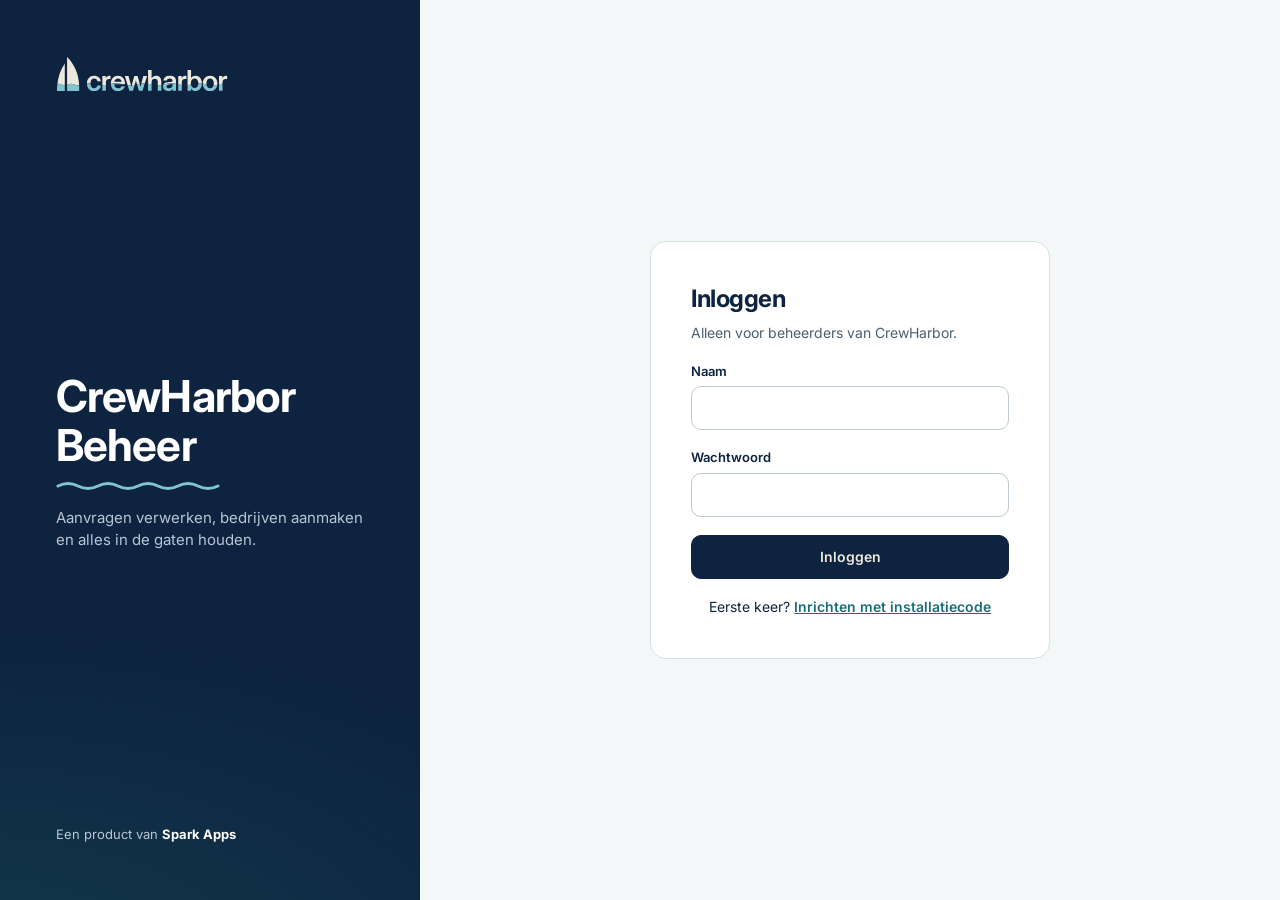
<file: app/admin.html>
<!doctype html>
<html lang="nl">
<head>
<meta charset="utf-8">
<meta name="viewport" content="width=device-width, initial-scale=1, viewport-fit=cover">
<meta name="theme-color" content="#0D2340">
<meta name="robots" content="noindex, nofollow">
<title>CrewHarbor Beheer</title>
<link rel="icon" href="icon.svg" type="image/svg+xml">
<link rel="preconnect" href="https://fonts.googleapis.com">
<link rel="preconnect" href="https://fonts.gstatic.com" crossorigin>
<link rel="stylesheet" href="https://fonts.googleapis.com/css2?family=Inter:opsz,wght@14..32,400..700&display=swap">
<link rel="stylesheet" href="styles.css?v=14">
</head>
<body>
<div id="app" aria-live="polite"></div>
<div id="toast" role="status" aria-live="polite"></div>
<script src="config.js"></script>
<script src="vendor/supabase.js"></script>
<script src="logo.js?v=14"></script>
<script src="mfa.js?v=14"></script>
<script src="admin.js?v=14"></script>
</body>
</html>
</file>
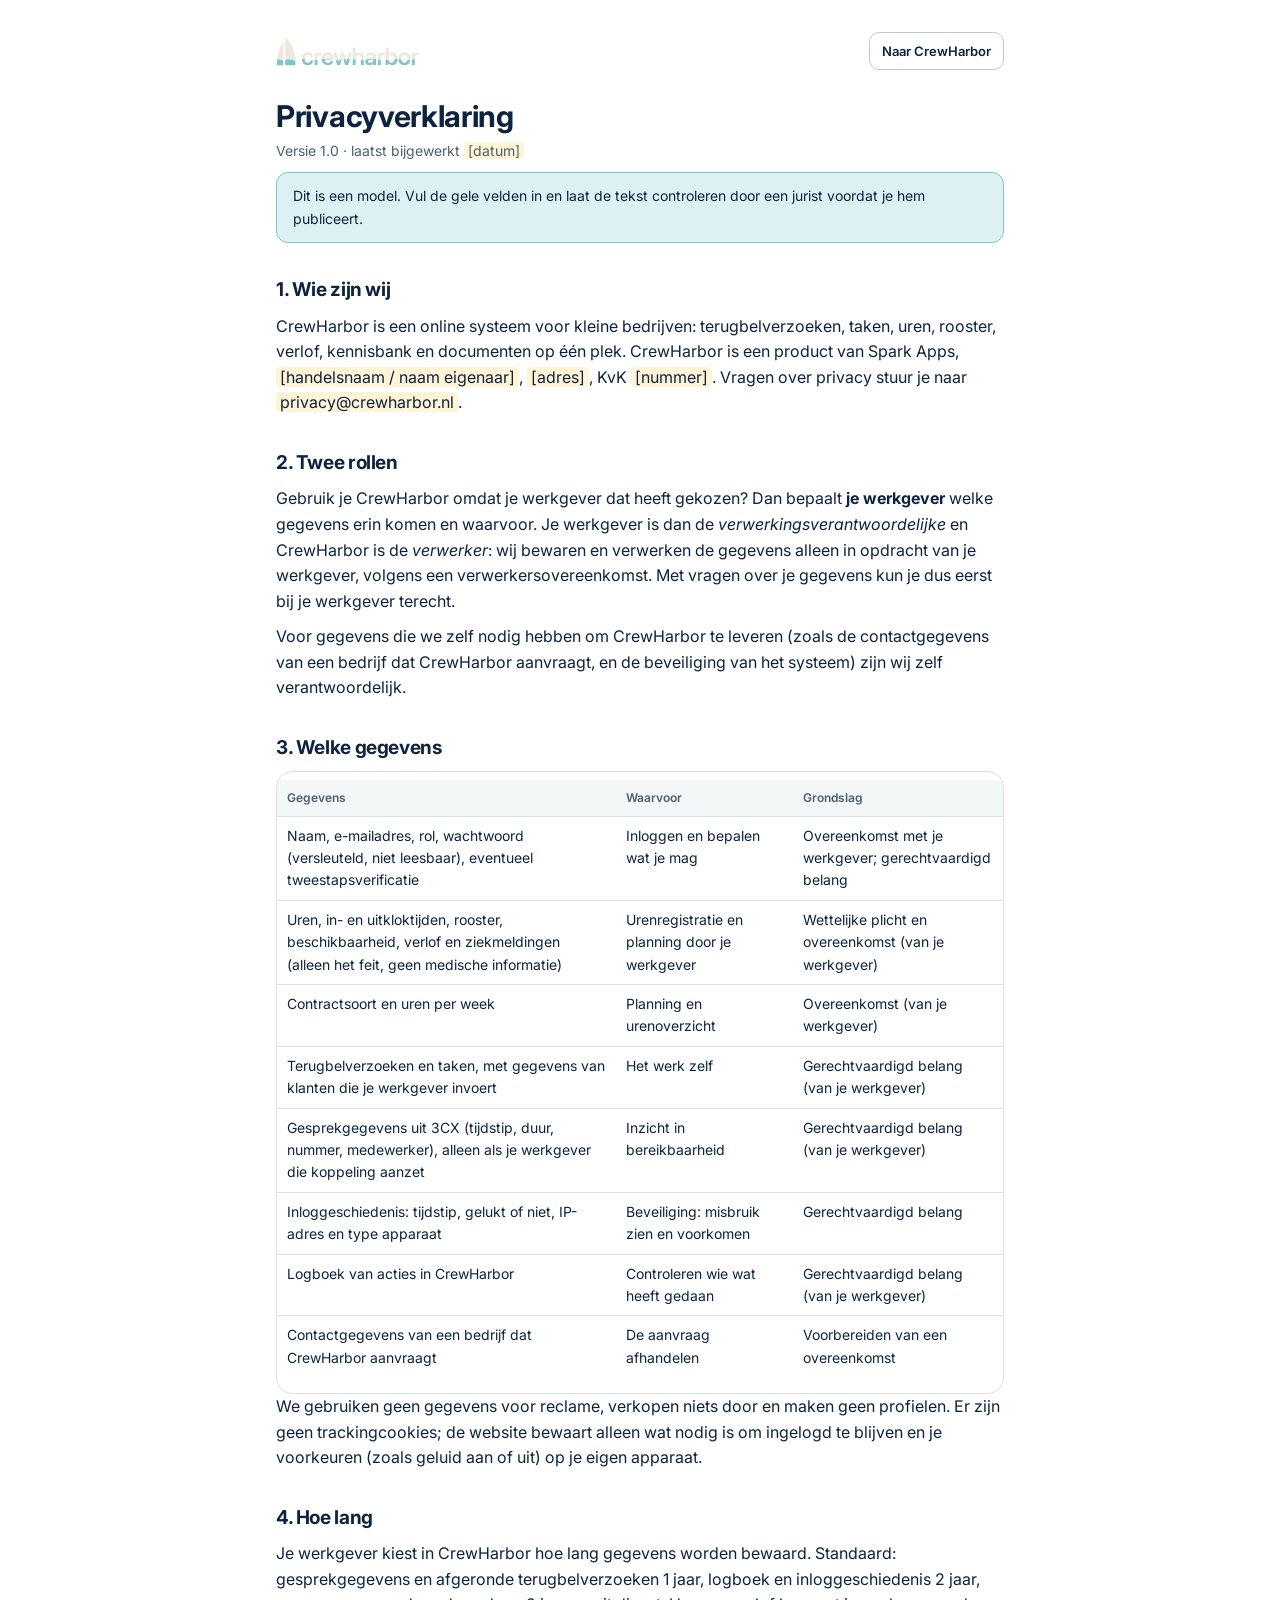
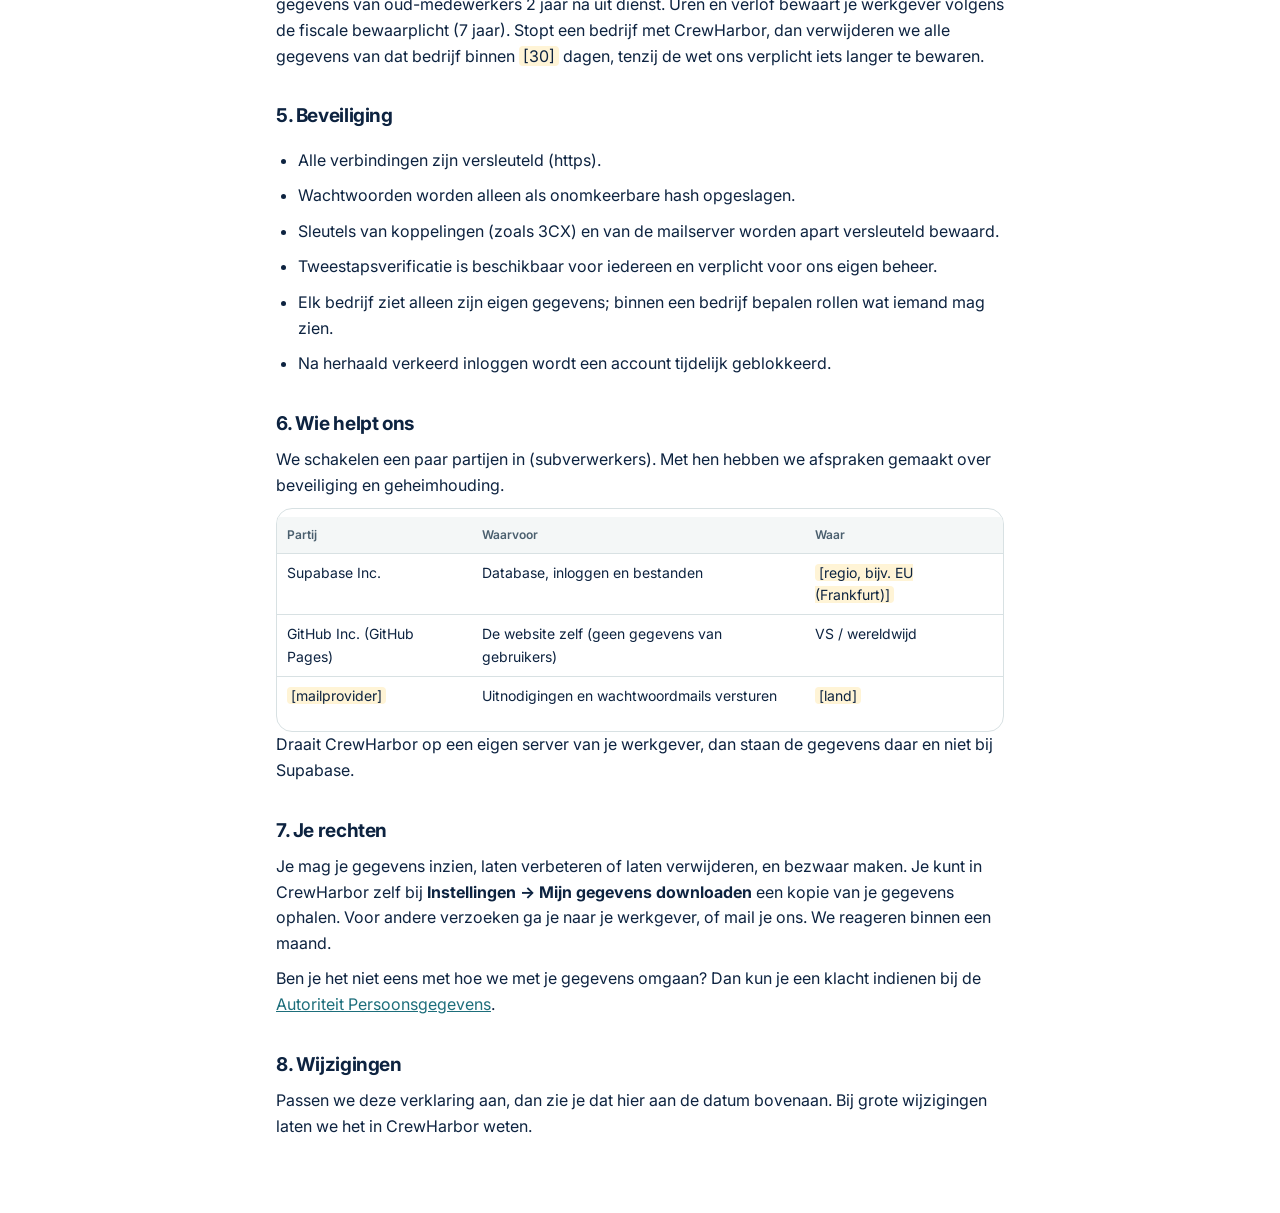
<file: app/privacy.html>
<!doctype html>
<html lang="nl">
<head>
<meta charset="utf-8">
<meta name="viewport" content="width=device-width, initial-scale=1">
<meta name="theme-color" content="#0D2340">
<title>Privacyverklaring · CrewHarbor</title>
<link rel="icon" href="icon.svg" type="image/svg+xml">
<link rel="preconnect" href="https://fonts.googleapis.com">
<link rel="preconnect" href="https://fonts.gstatic.com" crossorigin>
<link rel="stylesheet" href="https://fonts.googleapis.com/css2?family=Inter:opsz,wght@14..32,400..700&display=swap">
<link rel="stylesheet" href="styles.css?v=13">
<link rel="stylesheet" href="legal.css?v=12">
</head>
<body style="background:#fff">
<main class="legal">
<header><span class="logo" id="logo"></span><a class="btn small print-hide" href="./">Naar CrewHarbor</a></header>
<h1>Privacyverklaring</h1>
<p class="muted">Versie 1.0 · laatst bijgewerkt <span class="fill">[datum]</span></p>
<p class="note print-hide">Dit is een model. Vul de gele velden in en laat de tekst controleren door een jurist voordat je hem publiceert.</p>

<h2>1. Wie zijn wij</h2>
<p>CrewHarbor is een online systeem voor kleine bedrijven: terugbelverzoeken, taken, uren, rooster, verlof, kennisbank en documenten op één plek. CrewHarbor is een product van Spark Apps, <span class="fill">[handelsnaam / naam eigenaar]</span>, <span class="fill">[adres]</span>, KvK <span class="fill">[nummer]</span>. Vragen over privacy stuur je naar <span class="fill">privacy@crewharbor.nl</span>.</p>

<h2>2. Twee rollen</h2>
<p>Gebruik je CrewHarbor omdat je werkgever dat heeft gekozen? Dan bepaalt <strong>je werkgever</strong> welke gegevens erin komen en waarvoor. Je werkgever is dan de <em>verwerkingsverantwoordelijke</em> en CrewHarbor is de <em>verwerker</em>: wij bewaren en verwerken de gegevens alleen in opdracht van je werkgever, volgens een verwerkersovereenkomst. Met vragen over je gegevens kun je dus eerst bij je werkgever terecht.</p>
<p>Voor gegevens die we zelf nodig hebben om CrewHarbor te leveren (zoals de contactgegevens van een bedrijf dat CrewHarbor aanvraagt, en de beveiliging van het systeem) zijn wij zelf verantwoordelijk.</p>

<h2>3. Welke gegevens</h2>
<div class="table-wrap"><table>
<thead><tr><th>Gegevens</th><th>Waarvoor</th><th>Grondslag</th></tr></thead>
<tbody>
<tr><td>Naam, e-mailadres, rol, wachtwoord (versleuteld, niet leesbaar), eventueel tweestapsverificatie</td><td>Inloggen en bepalen wat je mag</td><td>Overeenkomst met je werkgever; gerechtvaardigd belang</td></tr>
<tr><td>Uren, in- en uitkloktijden, rooster, beschikbaarheid, verlof en ziekmeldingen (alleen het feit, geen medische informatie)</td><td>Urenregistratie en planning door je werkgever</td><td>Wettelijke plicht en overeenkomst (van je werkgever)</td></tr>
<tr><td>Contractsoort en uren per week</td><td>Planning en urenoverzicht</td><td>Overeenkomst (van je werkgever)</td></tr>
<tr><td>Terugbelverzoeken en taken, met gegevens van klanten die je werkgever invoert</td><td>Het werk zelf</td><td>Gerechtvaardigd belang (van je werkgever)</td></tr>
<tr><td>Gesprekgegevens uit 3CX (tijdstip, duur, nummer, medewerker), alleen als je werkgever die koppeling aanzet</td><td>Inzicht in bereikbaarheid</td><td>Gerechtvaardigd belang (van je werkgever)</td></tr>
<tr><td>Inloggeschiedenis: tijdstip, gelukt of niet, IP-adres en type apparaat</td><td>Beveiliging: misbruik zien en voorkomen</td><td>Gerechtvaardigd belang</td></tr>
<tr><td>Logboek van acties in CrewHarbor</td><td>Controleren wie wat heeft gedaan</td><td>Gerechtvaardigd belang (van je werkgever)</td></tr>
<tr><td>Contactgegevens van een bedrijf dat CrewHarbor aanvraagt</td><td>De aanvraag afhandelen</td><td>Voorbereiden van een overeenkomst</td></tr>
</tbody></table></div>
<p>We gebruiken geen gegevens voor reclame, verkopen niets door en maken geen profielen. Er zijn geen trackingcookies; de website bewaart alleen wat nodig is om ingelogd te blijven en je voorkeuren (zoals geluid aan of uit) op je eigen apparaat.</p>

<h2>4. Hoe lang</h2>
<p>Je werkgever kiest in CrewHarbor hoe lang gegevens worden bewaard. Standaard: gesprekgegevens en afgeronde terugbelverzoeken 1 jaar, logboek en inloggeschiedenis 2 jaar, gegevens van oud-medewerkers 2 jaar na uit dienst. Uren en verlof bewaart je werkgever volgens de fiscale bewaarplicht (7 jaar). Stopt een bedrijf met CrewHarbor, dan verwijderen we alle gegevens van dat bedrijf binnen <span class="fill">[30]</span> dagen, tenzij de wet ons verplicht iets langer te bewaren.</p>

<h2>5. Beveiliging</h2>
<ul>
<li>Alle verbindingen zijn versleuteld (https).</li>
<li>Wachtwoorden worden alleen als onomkeerbare hash opgeslagen.</li>
<li>Sleutels van koppelingen (zoals 3CX) en van de mailserver worden apart versleuteld bewaard.</li>
<li>Tweestapsverificatie is beschikbaar voor iedereen en verplicht voor ons eigen beheer.</li>
<li>Elk bedrijf ziet alleen zijn eigen gegevens; binnen een bedrijf bepalen rollen wat iemand mag zien.</li>
<li>Na herhaald verkeerd inloggen wordt een account tijdelijk geblokkeerd.</li>
</ul>

<h2>6. Wie helpt ons</h2>
<p>We schakelen een paar partijen in (subverwerkers). Met hen hebben we afspraken gemaakt over beveiliging en geheimhouding.</p>
<div class="table-wrap"><table>
<thead><tr><th>Partij</th><th>Waarvoor</th><th>Waar</th></tr></thead>
<tbody>
<tr><td>Supabase Inc.</td><td>Database, inloggen en bestanden</td><td><span class="fill">[regio, bijv. EU (Frankfurt)]</span></td></tr>
<tr><td>GitHub Inc. (GitHub Pages)</td><td>De website zelf (geen gegevens van gebruikers)</td><td>VS / wereldwijd</td></tr>
<tr><td><span class="fill">[mailprovider]</span></td><td>Uitnodigingen en wachtwoordmails versturen</td><td><span class="fill">[land]</span></td></tr>
</tbody></table></div>
<p>Draait CrewHarbor op een eigen server van je werkgever, dan staan de gegevens daar en niet bij Supabase.</p>

<h2>7. Je rechten</h2>
<p>Je mag je gegevens inzien, laten verbeteren of laten verwijderen, en bezwaar maken. Je kunt in CrewHarbor zelf bij <strong>Instellingen → Mijn gegevens downloaden</strong> een kopie van je gegevens ophalen. Voor andere verzoeken ga je naar je werkgever, of mail je ons. We reageren binnen een maand.</p>
<p>Ben je het niet eens met hoe we met je gegevens omgaan? Dan kun je een klacht indienen bij de <a href="https://autoriteitpersoonsgegevens.nl" target="_blank" rel="noopener">Autoriteit Persoonsgegevens</a>.</p>

<h2>8. Wijzigingen</h2>
<p>Passen we deze verklaring aan, dan zie je dat hier aan de datum bovenaan. Bij grote wijzigingen laten we het in CrewHarbor weten.</p>
</main>
<script src="logo.js?v=12"></script>
<script>document.getElementById('logo').innerHTML = window.CH_LOGO(30);</script>
</body>
</html>
</file>
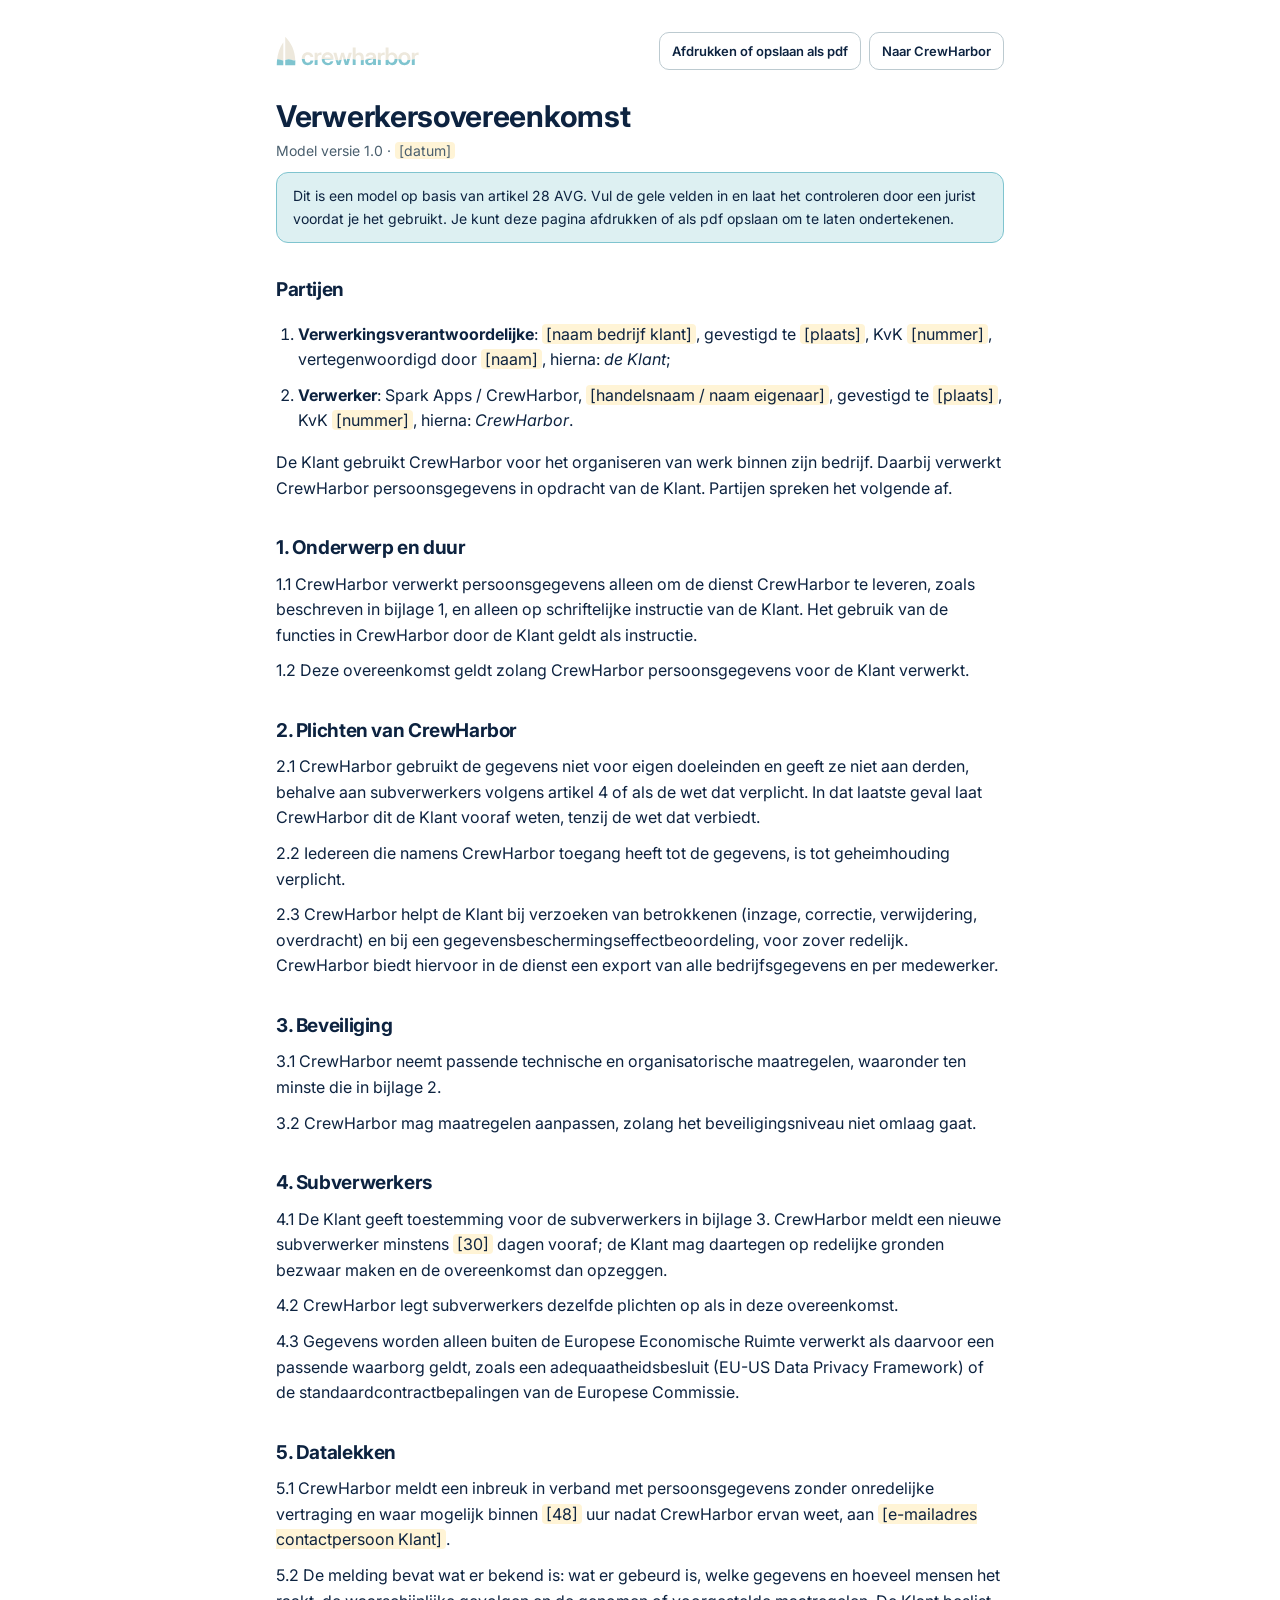
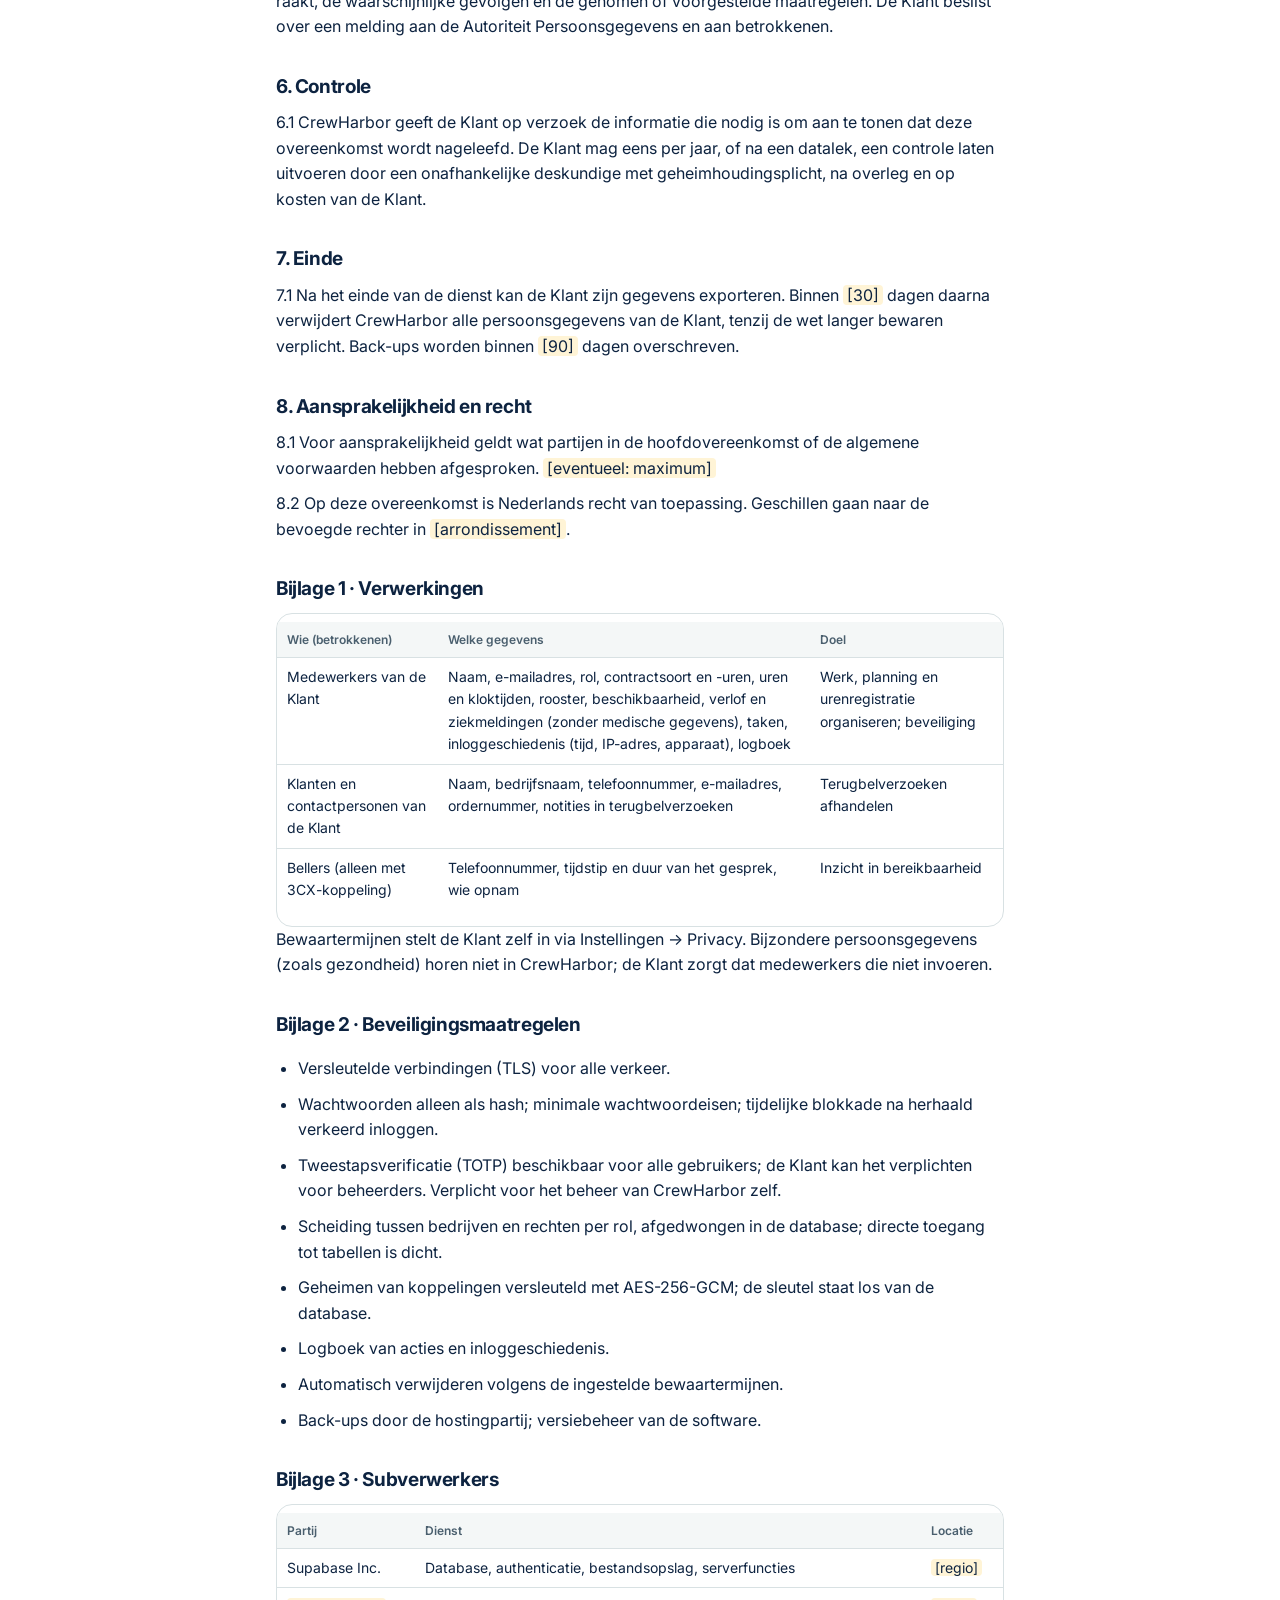
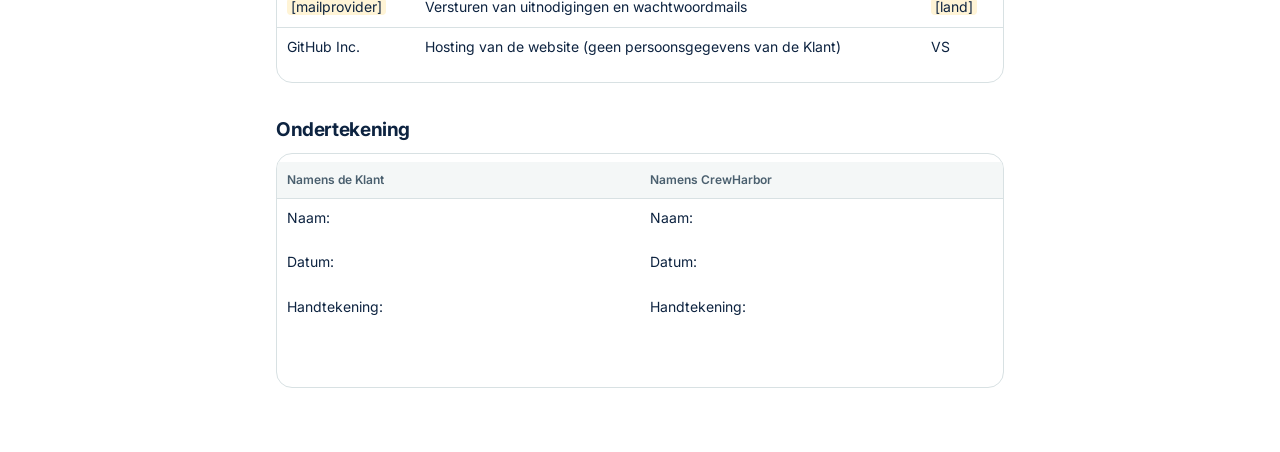
<file: app/verwerkersovereenkomst.html>
<!doctype html>
<html lang="nl">
<head>
<meta charset="utf-8">
<meta name="viewport" content="width=device-width, initial-scale=1">
<meta name="theme-color" content="#0D2340">
<title>Verwerkersovereenkomst · CrewHarbor</title>
<link rel="icon" href="icon.svg" type="image/svg+xml">
<link rel="preconnect" href="https://fonts.googleapis.com">
<link rel="preconnect" href="https://fonts.gstatic.com" crossorigin>
<link rel="stylesheet" href="https://fonts.googleapis.com/css2?family=Inter:opsz,wght@14..32,400..700&display=swap">
<link rel="stylesheet" href="styles.css?v=13">
<link rel="stylesheet" href="legal.css?v=12">
</head>
<body style="background:#fff">
<main class="legal">
<header><span class="logo" id="logo"></span><span class="print-hide" style="display:flex;gap:8px"><button class="btn small" onclick="window.print()">Afdrukken of opslaan als pdf</button><a class="btn small" href="./">Naar CrewHarbor</a></span></header>
<h1>Verwerkersovereenkomst</h1>
<p class="muted">Model versie 1.0 · <span class="fill">[datum]</span></p>
<p class="note print-hide">Dit is een model op basis van artikel 28 AVG. Vul de gele velden in en laat het controleren door een jurist voordat je het gebruikt. Je kunt deze pagina afdrukken of als pdf opslaan om te laten ondertekenen.</p>

<h2>Partijen</h2>
<ol>
<li><strong>Verwerkingsverantwoordelijke</strong>: <span class="fill">[naam bedrijf klant]</span>, gevestigd te <span class="fill">[plaats]</span>, KvK <span class="fill">[nummer]</span>, vertegenwoordigd door <span class="fill">[naam]</span>, hierna: <em>de Klant</em>;</li>
<li><strong>Verwerker</strong>: Spark Apps / CrewHarbor, <span class="fill">[handelsnaam / naam eigenaar]</span>, gevestigd te <span class="fill">[plaats]</span>, KvK <span class="fill">[nummer]</span>, hierna: <em>CrewHarbor</em>.</li>
</ol>
<p>De Klant gebruikt CrewHarbor voor het organiseren van werk binnen zijn bedrijf. Daarbij verwerkt CrewHarbor persoonsgegevens in opdracht van de Klant. Partijen spreken het volgende af.</p>

<h2>1. Onderwerp en duur</h2>
<p>1.1 CrewHarbor verwerkt persoonsgegevens alleen om de dienst CrewHarbor te leveren, zoals beschreven in bijlage 1, en alleen op schriftelijke instructie van de Klant. Het gebruik van de functies in CrewHarbor door de Klant geldt als instructie.</p>
<p>1.2 Deze overeenkomst geldt zolang CrewHarbor persoonsgegevens voor de Klant verwerkt.</p>

<h2>2. Plichten van CrewHarbor</h2>
<p>2.1 CrewHarbor gebruikt de gegevens niet voor eigen doeleinden en geeft ze niet aan derden, behalve aan subverwerkers volgens artikel 4 of als de wet dat verplicht. In dat laatste geval laat CrewHarbor dit de Klant vooraf weten, tenzij de wet dat verbiedt.</p>
<p>2.2 Iedereen die namens CrewHarbor toegang heeft tot de gegevens, is tot geheimhouding verplicht.</p>
<p>2.3 CrewHarbor helpt de Klant bij verzoeken van betrokkenen (inzage, correctie, verwijdering, overdracht) en bij een gegevensbeschermingseffectbeoordeling, voor zover redelijk. CrewHarbor biedt hiervoor in de dienst een export van alle bedrijfsgegevens en per medewerker.</p>

<h2>3. Beveiliging</h2>
<p>3.1 CrewHarbor neemt passende technische en organisatorische maatregelen, waaronder ten minste die in bijlage 2.</p>
<p>3.2 CrewHarbor mag maatregelen aanpassen, zolang het beveiligingsniveau niet omlaag gaat.</p>

<h2>4. Subverwerkers</h2>
<p>4.1 De Klant geeft toestemming voor de subverwerkers in bijlage 3. CrewHarbor meldt een nieuwe subverwerker minstens <span class="fill">[30]</span> dagen vooraf; de Klant mag daartegen op redelijke gronden bezwaar maken en de overeenkomst dan opzeggen.</p>
<p>4.2 CrewHarbor legt subverwerkers dezelfde plichten op als in deze overeenkomst.</p>
<p>4.3 Gegevens worden alleen buiten de Europese Economische Ruimte verwerkt als daarvoor een passende waarborg geldt, zoals een adequaatheidsbesluit (EU-US Data Privacy Framework) of de standaardcontractbepalingen van de Europese Commissie.</p>

<h2>5. Datalekken</h2>
<p>5.1 CrewHarbor meldt een inbreuk in verband met persoonsgegevens zonder onredelijke vertraging en waar mogelijk binnen <span class="fill">[48]</span> uur nadat CrewHarbor ervan weet, aan <span class="fill">[e-mailadres contactpersoon Klant]</span>.</p>
<p>5.2 De melding bevat wat er bekend is: wat er gebeurd is, welke gegevens en hoeveel mensen het raakt, de waarschijnlijke gevolgen en de genomen of voorgestelde maatregelen. De Klant beslist over een melding aan de Autoriteit Persoonsgegevens en aan betrokkenen.</p>

<h2>6. Controle</h2>
<p>6.1 CrewHarbor geeft de Klant op verzoek de informatie die nodig is om aan te tonen dat deze overeenkomst wordt nageleefd. De Klant mag eens per jaar, of na een datalek, een controle laten uitvoeren door een onafhankelijke deskundige met geheimhoudingsplicht, na overleg en op kosten van de Klant.</p>

<h2>7. Einde</h2>
<p>7.1 Na het einde van de dienst kan de Klant zijn gegevens exporteren. Binnen <span class="fill">[30]</span> dagen daarna verwijdert CrewHarbor alle persoonsgegevens van de Klant, tenzij de wet langer bewaren verplicht. Back-ups worden binnen <span class="fill">[90]</span> dagen overschreven.</p>

<h2>8. Aansprakelijkheid en recht</h2>
<p>8.1 Voor aansprakelijkheid geldt wat partijen in de hoofdovereenkomst of de algemene voorwaarden hebben afgesproken. <span class="fill">[eventueel: maximum]</span></p>
<p>8.2 Op deze overeenkomst is Nederlands recht van toepassing. Geschillen gaan naar de bevoegde rechter in <span class="fill">[arrondissement]</span>.</p>

<h2>Bijlage 1 · Verwerkingen</h2>
<div class="table-wrap"><table>
<thead><tr><th>Wie (betrokkenen)</th><th>Welke gegevens</th><th>Doel</th></tr></thead>
<tbody>
<tr><td>Medewerkers van de Klant</td><td>Naam, e-mailadres, rol, contractsoort en -uren, uren en kloktijden, rooster, beschikbaarheid, verlof en ziekmeldingen (zonder medische gegevens), taken, inloggeschiedenis (tijd, IP-adres, apparaat), logboek</td><td>Werk, planning en urenregistratie organiseren; beveiliging</td></tr>
<tr><td>Klanten en contactpersonen van de Klant</td><td>Naam, bedrijfsnaam, telefoonnummer, e-mailadres, ordernummer, notities in terugbelverzoeken</td><td>Terugbelverzoeken afhandelen</td></tr>
<tr><td>Bellers (alleen met 3CX-koppeling)</td><td>Telefoonnummer, tijdstip en duur van het gesprek, wie opnam</td><td>Inzicht in bereikbaarheid</td></tr>
</tbody></table></div>
<p>Bewaartermijnen stelt de Klant zelf in via Instellingen → Privacy. Bijzondere persoonsgegevens (zoals gezondheid) horen niet in CrewHarbor; de Klant zorgt dat medewerkers die niet invoeren.</p>

<h2>Bijlage 2 · Beveiligingsmaatregelen</h2>
<ul>
<li>Versleutelde verbindingen (TLS) voor alle verkeer.</li>
<li>Wachtwoorden alleen als hash; minimale wachtwoordeisen; tijdelijke blokkade na herhaald verkeerd inloggen.</li>
<li>Tweestapsverificatie (TOTP) beschikbaar voor alle gebruikers; de Klant kan het verplichten voor beheerders. Verplicht voor het beheer van CrewHarbor zelf.</li>
<li>Scheiding tussen bedrijven en rechten per rol, afgedwongen in de database; directe toegang tot tabellen is dicht.</li>
<li>Geheimen van koppelingen versleuteld met AES-256-GCM; de sleutel staat los van de database.</li>
<li>Logboek van acties en inloggeschiedenis.</li>
<li>Automatisch verwijderen volgens de ingestelde bewaartermijnen.</li>
<li>Back-ups door de hostingpartij; versiebeheer van de software.</li>
</ul>

<h2>Bijlage 3 · Subverwerkers</h2>
<div class="table-wrap"><table>
<thead><tr><th>Partij</th><th>Dienst</th><th>Locatie</th></tr></thead>
<tbody>
<tr><td>Supabase Inc.</td><td>Database, authenticatie, bestandsopslag, serverfuncties</td><td><span class="fill">[regio]</span></td></tr>
<tr><td><span class="fill">[mailprovider]</span></td><td>Versturen van uitnodigingen en wachtwoordmails</td><td><span class="fill">[land]</span></td></tr>
<tr><td>GitHub Inc.</td><td>Hosting van de website (geen persoonsgegevens van de Klant)</td><td>VS</td></tr>
</tbody></table></div>

<h2>Ondertekening</h2>
<div class="table-wrap"><table>
<tbody>
<tr><th style="width:50%">Namens de Klant</th><th>Namens CrewHarbor</th></tr>
<tr><td>Naam:<br><br>Datum:<br><br>Handtekening:<br><br><br></td><td>Naam:<br><br>Datum:<br><br>Handtekening:<br><br><br></td></tr>
</tbody></table></div>
</main>
<script src="logo.js?v=12"></script>
<script>document.getElementById('logo').innerHTML = window.CH_LOGO(30);</script>
</body>
</html>
</file>
<file: site.css>
/* CrewHarbor · website */
:root {
  --ink: #0D2340; --ink-2: #2E4560; --muted: #4A5F6E; --line: #D8E1E3; --bg: #F4F7F7; --card: #fff;
  --navy: #0D2340; --navy-2: #1B3557; --cream: #EDE8DC; --water: #7FC4CF; --accent: #1D6E7B; --accent-soft: #DDF0F2;
  --red: #B3261E; --green: #2F7A4D;
  --logo-top: #EDE8DC; --logo-water: #7FC4CF;
  --r: 14px;
}
* { box-sizing: border-box; }
html { scroll-behavior: smooth; -webkit-text-size-adjust: 100%; }
@media (prefers-reduced-motion: reduce) { html { scroll-behavior: auto; } }
body { margin: 0; font-family: Inter, "Segoe UI", system-ui, -apple-system, sans-serif; font-optical-sizing: auto; color: var(--ink); background: #fff; font-size: 17px; line-height: 1.55; }
img { max-width: 100%; height: auto; display: block; }
a { color: var(--accent); }
h1, h2, h3 { line-height: 1.15; letter-spacing: -0.015em; margin: 0; }
p { margin: 0; }
.wrap { width: min(1160px, 100% - 32px); margin: 0 auto; }
.narrow { width: min(760px, 100% - 32px); }
.skip { position: absolute; left: -999px; top: 8px; background: #fff; padding: 8px 12px; border-radius: 8px; z-index: 50; }
.skip:focus { left: 8px; }
:focus-visible { outline: 3px solid var(--water); outline-offset: 2px; border-radius: 6px; }

/* knoppen */
.btn { display: inline-flex; align-items: center; justify-content: center; gap: 8px; min-height: 44px; padding: 0 18px; border-radius: 10px; font: inherit; font-size: 15px; font-weight: 600; text-decoration: none; border: 1px solid transparent; cursor: pointer; white-space: nowrap; }
.btn.big { min-height: 52px; padding: 0 24px; font-size: 16px; }
.btn.primary { background: var(--navy); color: var(--cream); }
.btn.primary:hover { background: var(--navy-2); }
.btn.outline { border-color: var(--line); color: var(--ink); background: #fff; }
.btn.outline:hover { border-color: var(--ink); }
.btn.light { background: var(--cream); color: var(--navy); }
.btn.light:hover { background: #fff; }
.btn.ghost-light { color: var(--cream); border-color: rgba(237, 232, 220, .35); }
.btn.ghost-light:hover { border-color: var(--cream); }
.btn[disabled] { opacity: .6; cursor: default; }

/* bovenbalk */
.top { position: sticky; top: 0; z-index: 20; background: var(--navy); color: var(--cream); }
.top-in { display: flex; align-items: center; gap: 24px; min-height: 68px; }
.brand { display: inline-flex; align-items: center; text-decoration: none; }
.brand svg { display: block; }
.nav { display: flex; gap: 4px; margin-left: 12px; }
.nav a { color: #B9C6D3; text-decoration: none; font-size: 15px; font-weight: 500; padding: 8px 12px; border-radius: 8px; }
.nav a:hover { color: #fff; background: var(--navy-2); }
.top-act { margin-left: auto; display: flex; gap: 10px; }

/* hero */
.hero { position: relative; background: linear-gradient(180deg, var(--navy) 0%, #12305A 100%); color: #fff; padding: 64px 0 120px; overflow: hidden; }
.hero-in { display: grid; grid-template-columns: minmax(0, 1fr) minmax(0, 1.15fr); gap: 48px; align-items: center; }
.eyebrow { color: var(--water); font-weight: 600; font-size: 14px; letter-spacing: .04em; text-transform: uppercase; margin-bottom: 14px; }
.hero h1 { font-size: clamp(38px, 5.2vw, 60px); font-weight: 750; color: #fff; }
.lead { font-size: 19px; color: #C8D3DE; margin-top: 18px; max-width: 34ch; }
.cta { display: flex; gap: 12px; flex-wrap: wrap; margin-top: 28px; }
.hero .btn.primary { background: var(--cream); color: var(--navy); }
.hero .btn.primary:hover { background: #fff; }
.hero .btn.outline { background: transparent; color: #fff; border-color: rgba(255, 255, 255, .35); }
.hero .btn.outline:hover { border-color: #fff; }
.fine { font-size: 14px; color: var(--muted); margin-top: 14px; }
.hero .fine { color: #9FB0C1; }
.center { text-align: center; }
.hero-shot { margin: 0; border-radius: 14px; overflow: hidden; box-shadow: 0 30px 80px rgba(0, 0, 0, .35), 0 0 0 1px rgba(255, 255, 255, .08); background: #fff; transform: perspective(1600px) rotateY(-6deg) rotateX(2deg); transform-origin: left center; }
@media (prefers-reduced-motion: reduce) { .hero-shot { transform: none; } }
.wave { position: absolute; left: 0; right: 0; bottom: -1px; width: 100%; height: 60px; fill: #fff; }

/* secties */
.band { padding: 88px 0; }
.band.light { background: var(--bg); }
.band.dark { background: var(--navy); color: #fff; }
.sec-head { max-width: 720px; margin: 0 auto 44px; text-align: center; }
.sec-head h2 { font-size: clamp(30px, 3.6vw, 42px); font-weight: 750; }
.sec-head p { margin-top: 14px; color: var(--muted); font-size: 18px; }
.features { display: grid; grid-template-columns: repeat(3, minmax(0, 1fr)); gap: 20px; }
.feat { padding: 26px; border: 1px solid var(--line); border-radius: var(--r); background: #fff; }
.feat h3 { font-size: 19px; margin: 16px 0 8px; }
.feat p { color: var(--muted); font-size: 16px; }
.ico { width: 44px; height: 44px; border-radius: 12px; background: var(--accent-soft); display: grid; place-items: center; }
.ico svg { width: 22px; height: 22px; fill: none; stroke: var(--accent); stroke-width: 1.9; stroke-linecap: round; stroke-linejoin: round; }
.extras { display: grid; grid-template-columns: repeat(4, minmax(0, 1fr)); gap: 20px; margin-top: 28px; }
.extra { padding: 18px 20px; border-radius: var(--r); background: var(--bg); display: grid; gap: 4px; }
.extra span { color: var(--muted); font-size: 15px; }
.steps { list-style: none; margin: 0; padding: 0; display: grid; grid-template-columns: repeat(3, minmax(0, 1fr)); gap: 24px; counter-reset: s; }
.steps li { background: #fff; border: 1px solid var(--line); border-radius: var(--r); padding: 26px; }
.steps h3 { font-size: 19px; margin: 14px 0 8px; }
.steps p { color: var(--muted); font-size: 16px; }
.num { width: 36px; height: 36px; border-radius: 50%; background: var(--navy); color: var(--cream); display: grid; place-items: center; font-weight: 700; }

/* prijzen */
.calc { max-width: 520px; margin: 0 auto 32px; text-align: center; }
.calc label { font-weight: 600; }
.calc-row { display: flex; align-items: center; gap: 16px; margin-top: 10px; }
.calc input[type=range] { flex: 1; accent-color: var(--navy); height: 32px; }
.calc output { min-width: 3ch; font-size: 22px; font-weight: 750; text-align: right; }
.plans { display: grid; grid-template-columns: repeat(auto-fit, minmax(260px, 1fr)); gap: 20px; align-items: stretch; }
.plan { position: relative; display: flex; flex-direction: column; gap: 16px; padding: 28px; border: 1px solid var(--line); border-radius: 18px; background: #fff; }
.plan.pop { border: 2px solid var(--accent); padding: 27px; box-shadow: 0 16px 40px rgba(13, 35, 64, .1); }
.plan .tag { position: absolute; top: -13px; left: 24px; background: var(--accent); color: #fff; font-size: 13px; font-weight: 600; padding: 4px 12px; border-radius: 99px; }
.plan h3 { font-size: 22px; }
.plan .tagline { color: var(--muted); font-size: 15px; min-height: 2.8em; }
.price { display: flex; align-items: baseline; gap: 6px; flex-wrap: wrap; }
.price strong { font-size: 40px; font-weight: 750; letter-spacing: -0.02em; }
.price span { color: var(--muted); font-size: 15px; }
.est { background: var(--bg); border-radius: 10px; padding: 10px 14px; font-size: 15px; }
.est strong { font-size: 17px; }
.plan ul { list-style: none; margin: 0; padding: 0; display: grid; gap: 8px; flex: 1; }
.plan li { display: flex; gap: 10px; font-size: 15px; }
.plan li::before, .checks li::before { content: ""; flex: none; width: 18px; height: 18px; margin-top: 3px; background: no-repeat center/18px url("data:image/svg+xml,%3Csvg xmlns='http://www.w3.org/2000/svg' viewBox='0 0 24 24' fill='none' stroke='%231D6E7B' stroke-width='2.6' stroke-linecap='round' stroke-linejoin='round'%3E%3Cpath d='M5 12l5 5L20 7'/%3E%3C/svg%3E"); }
.plan .btn { width: 100%; }

/* veilig */
.veilig { display: grid; grid-template-columns: minmax(0, 1fr) minmax(0, 1.2fr); gap: 48px; align-items: center; }
.veilig h2 { font-size: clamp(28px, 3.4vw, 40px); color: #fff; }
.veilig p { color: #C8D3DE; margin-top: 14px; font-size: 18px; }
.checks { list-style: none; margin: 0; padding: 0; display: grid; gap: 12px; }
.checks li { display: flex; gap: 12px; font-size: 16px; }
.band.dark .checks li::before { background-image: url("data:image/svg+xml,%3Csvg xmlns='http://www.w3.org/2000/svg' viewBox='0 0 24 24' fill='none' stroke='%237FC4CF' stroke-width='2.6' stroke-linecap='round' stroke-linejoin='round'%3E%3Cpath d='M5 12l5 5L20 7'/%3E%3C/svg%3E"); }

/* vragen */
.faq { display: grid; gap: 10px; }
.faq details { border: 1px solid var(--line); border-radius: 12px; padding: 0 20px; background: #fff; }
.faq summary { cursor: pointer; font-weight: 600; padding: 18px 0; list-style: none; display: flex; justify-content: space-between; gap: 16px; }
.faq summary::-webkit-details-marker { display: none; }
.faq summary::after { content: "+"; font-size: 22px; line-height: 1; color: var(--accent); }
.faq details[open] summary::after { content: "–"; }
.faq details p { padding: 0 0 18px; color: var(--ink-2); }

/* aanvragen */
.ask { display: grid; grid-template-columns: minmax(0, .9fr) minmax(0, 1.1fr); gap: 48px; align-items: start; }
.ask-copy h2 { font-size: clamp(28px, 3.4vw, 40px); }
.ask-copy p { margin: 14px 0 22px; color: var(--muted); font-size: 18px; }
.card { background: #fff; border: 1px solid var(--line); border-radius: 18px; padding: 28px; }
.ask-form { display: grid; gap: 16px; }
.fields2 { display: grid; grid-template-columns: repeat(2, minmax(0, 1fr)); gap: 16px; }
.field { display: grid; gap: 6px; min-width: 0; }
.field label { font-size: 14px; font-weight: 600; }
.opt { font-weight: 400; color: var(--muted); }
.input { width: 100%; min-height: 46px; padding: 10px 12px; border: 1px solid #BCCAD0; border-radius: 10px; font: inherit; font-size: 16px; color: var(--ink); background: #fff; }
textarea.input { resize: vertical; }
.input:focus { outline: 2px solid var(--accent); outline-offset: 0; border-color: var(--accent); }
.hp { position: absolute; left: -9999px; width: 1px; height: 1px; overflow: hidden; }
.alert { padding: 12px 16px; border-radius: 10px; font-size: 15px; }
.alert.error { background: #FBE6E4; color: var(--red); }
.alert.ok { background: #E3F3E8; color: #1E5A36; }
.done { text-align: center; display: grid; gap: 10px; padding: 24px 8px; }
.done h3 { font-size: 24px; }

/* voet */
.foot { background: var(--navy); color: #B9C6D3; padding: 48px 0; }
.foot-in { display: flex; justify-content: space-between; gap: 32px; flex-wrap: wrap; }
.foot p { margin-top: 12px; font-size: 15px; }
.foot strong { color: var(--cream); }
.foot nav { display: flex; gap: 8px 20px; flex-wrap: wrap; align-items: flex-start; }
.foot a { color: #B9C6D3; text-decoration: none; font-size: 15px; }
.foot a:hover { color: #fff; text-decoration: underline; }

@media (max-width: 980px) {
  .hero-in, .veilig, .ask { grid-template-columns: 1fr; }
  .hero { padding: 48px 0 96px; }
  .hero-shot { transform: none; }
  .features { grid-template-columns: repeat(2, minmax(0, 1fr)); }
  .extras { grid-template-columns: repeat(2, minmax(0, 1fr)); }
  .nav { display: none; }
}
@media (max-width: 640px) {
  body { font-size: 16px; }
  .band { padding: 64px 0; }
  .features, .extras, .steps, .fields2 { grid-template-columns: 1fr; }
  .hide-s { display: none; }
  .card, .plan { padding: 22px; }
  .plan.pop { padding: 21px; }
  .top-in { min-height: 60px; gap: 12px; }
  .lead { font-size: 17px; }
}
.ch-logo .lt { fill: var(--logo-top); }
.ch-logo .lw { fill: var(--logo-water); }
</file>
<file: app/styles.css>
:root {
  --ink: #0D2340;
  --ink-2: #2E4560;
  --muted: #4A5F6E;
  --line: #D8E1E3;
  --line-2: #BCCAD0;
  --bg: #F4F7F7;
  --card: #FFFFFF;
  --navy: #0D2340;
  --navy-2: #1B3557;
  --nav-text: #B9C6D3;
  --accent: #1D6E7B;
  --accent-soft: #DDF0F2;
  --red: #B3261E; --red-bg: #FBE6E4;
  --orange: #8A5A0B; --orange-bg: #FBF0DB;
  --green: #2F7A4D; --green-bg: #E3F3E8;
  --blue: #1D4ED8; --blue-bg: #DBEAFE;
  --grey-bg: #EAF0F1;
}
* { box-sizing: border-box; }
html, body { margin: 0; }
body {
  font-family: Inter, "Inter Display", "Segoe UI Variable", "Segoe UI", system-ui, -apple-system, Roboto, sans-serif;
  color: var(--ink); background: var(--bg); font-size: 15px; line-height: 1.45;
}
button, input, select, textarea { font: inherit; color: inherit; }
button { cursor: pointer; }
a { color: var(--accent); }
.sr-only { position: absolute; width: 1px; height: 1px; overflow: hidden; clip: rect(0 0 0 0); white-space: nowrap; }
:focus-visible { outline: 3px solid #1D6E7B; outline-offset: 2px; }

/* ---------- inlog ---------- */
.login { min-height: 100vh; display: flex; flex-wrap: wrap; }
.login-brand {
  flex: 1 1 420px; background: var(--navy); color: #fff; padding: 56px;
  display: flex; flex-direction: column; justify-content: space-between; gap: 48px;
}
.brand-name { font-size: 22px; font-weight: 700; }
.brand-name span { font-weight: 400; color: var(--nav-text); }
.brand-sub { font-size: 13px; color: var(--nav-text); margin-top: 4px; }
.login-brand h1 { margin: 0 0 16px; font-size: 44px; line-height: 1.1; letter-spacing: -0.02em; max-width: 460px; }
.login-brand p { margin: 0; color: var(--nav-text); max-width: 460px; }
.spark { display: flex; align-items: center; gap: 10px; font-size: 13px; color: var(--nav-text); }
.spark strong { color: #fff; }
.login-main { flex: 999 1 520px; display: flex; align-items: center; justify-content: center; padding: 48px 24px; }
.login-card { width: 100%; max-width: 400px; background: var(--card); border: 1px solid var(--line); border-radius: 16px; padding: 40px; display: flex; flex-direction: column; gap: 18px; }
.login-card h2 { margin: 0; font-size: 24px; }
.hint-box { display: flex; align-items: center; gap: 8px; padding: 12px 14px; background: var(--bg); border-radius: 10px; font-size: 13px; color: var(--ink-2); }
@media (max-width: 700px) { .login-brand { padding: 32px 24px; } .login-brand h1 { font-size: 32px; } .login-card { padding: 28px; } }

/* ---------- layout ---------- */
.shell { min-height: 100vh; display: flex; flex-wrap: wrap; }
.nav { flex: 1 1 232px; max-width: 100%; background: var(--navy); color: #fff; padding: 28px 16px; display: flex; flex-direction: column; gap: 24px; }
.nav-brand { padding: 0 12px; }
.nav-brand .brand-name { font-size: 17px; }
.nav-brand .brand-sub { font-size: 12px; margin-top: 2px; }
.nav-links { display: flex; flex-direction: column; gap: 4px; }
.nav-links a { display: flex; align-items: center; justify-content: space-between; min-height: 44px; padding: 0 12px; border-radius: 8px; color: var(--nav-text); text-decoration: none; font-size: 14px; }
.nav-links a:hover { background: #163050; color: #fff; }
.nav-links a.active { background: var(--navy-2); color: #fff; font-weight: 600; }
.nav-count { font-size: 12px; color: #fff; padding: 2px 8px; border-radius: 99px; }
.nav-links a.active .nav-count { background: var(--accent); }
.nav-user { margin-top: auto; padding: 0 12px; display: flex; flex-direction: column; gap: 12px; }
.nav-user-row { display: flex; align-items: center; gap: 10px; }
.nav-user-row small { display: block; font-size: 12px; color: var(--nav-text); }
.avatar { width: 34px; height: 34px; border-radius: 99px; background: #3A5272; color: #fff; display: inline-flex; align-items: center; justify-content: center; font-size: 12px; font-weight: 600; flex: none; }
.avatar.sm { width: 28px; height: 28px; font-size: 11px; border: 2px solid #fff; margin-right: -6px; }
.link-btn { background: none; border: 0; color: var(--nav-text); text-align: left; padding: 8px 0; font-size: 13px; text-decoration: underline; }
.main { flex: 999 1 560px; min-width: 0; padding: 32px; display: flex; flex-direction: column; gap: 22px; }
@media (max-width: 700px) { .main { padding: 20px 16px; } .nav { padding: 16px; } .nav-links { flex-direction: row; flex-wrap: wrap; } .nav-user { margin-top: 0; } }

.page-head { display: flex; flex-wrap: wrap; align-items: center; justify-content: space-between; gap: 16px; }
.page-head h1 { margin: 0; font-size: 28px; letter-spacing: -0.01em; }
.page-head p { margin: 4px 0 0; color: var(--muted); font-size: 14px; }
.actions { display: flex; flex-wrap: wrap; gap: 10px; }

/* ---------- knoppen ---------- */
.btn { display: inline-flex; align-items: center; justify-content: center; gap: 8px; min-height: 44px; padding: 0 18px; border-radius: 10px; border: 1px solid var(--line-2); background: #fff; color: var(--ink); font-size: 14px; font-weight: 600; text-decoration: none; }
.btn:hover { background: #F7FAFA; }
.btn.primary { background: var(--navy); border-color: var(--navy); color: #EDE8DC; }
.btn.primary:hover { background: var(--navy-2); border-color: var(--navy-2); }
.btn.dark { background: var(--ink); border-color: var(--ink); color: #fff; }
.btn.green { background: var(--green); border-color: var(--green); color: #fff; }
.btn.ghost { border-color: transparent; background: var(--bg); }
.btn.small { min-height: 38px; padding: 0 12px; font-size: 13px; }
.btn.on { border: 2px solid var(--accent); background: var(--accent-soft); }
.btn:disabled { opacity: .55; cursor: not-allowed; }
.icon-btn { width: 44px; height: 44px; border: 0; border-radius: 10px; background: var(--bg); display: inline-flex; align-items: center; justify-content: center; flex: none; }

.seg { display: inline-flex; align-self: flex-start; padding: 4px; gap: 4px; background: #E2E9EA; border-radius: 12px; flex-wrap: wrap; }
.seg button { min-height: 40px; padding: 0 16px; border-radius: 9px; border: 0; background: transparent; color: var(--ink-2); font-size: 14px; }
.seg button.on { background: #fff; color: var(--ink); font-weight: 600; box-shadow: 0 1px 2px rgba(18,24,43,.12); }
.seg .cnt { font-size: 12px; color: var(--muted); margin-left: 4px; }

.chips { display: flex; flex-wrap: wrap; gap: 8px; align-items: center; }
.chip { min-height: 40px; padding: 0 14px; border-radius: 99px; border: 1px solid var(--line-2); background: #fff; font-size: 13px; }
.chip.on { background: var(--ink); border-color: var(--ink); color: #fff; font-weight: 600; }
.person-chip { display: inline-flex; align-items: center; gap: 8px; min-height: 44px; padding: 0 14px 0 8px; border-radius: 99px; border: 1px solid var(--line-2); background: #fff; font-size: 14px; }
.person-chip.on { border: 2px solid var(--accent); background: var(--accent-soft); font-weight: 600; }
.person-chip .avatar { width: 26px; height: 26px; font-size: 10px; }

/* ---------- kaarten ---------- */
.card { background: var(--card); border: 1px solid var(--line); border-radius: 16px; padding: 24px; }
.stats { display: grid; grid-template-columns: repeat(4, minmax(0, 1fr)); gap: 12px; }
.stat { background: #fff; border: 1px solid var(--line); border-radius: 12px; padding: 14px 16px; }
.stat span { display: block; font-size: 12px; color: var(--muted); }
.stat strong { font-size: 26px; }
@media (max-width: 700px) { .stats { grid-template-columns: repeat(2, minmax(0, 1fr)); } }

.split { display: flex; flex-wrap: wrap; gap: 24px; align-items: flex-start; }
.split > .list { flex: 1 1 400px; min-width: 0; display: flex; flex-direction: column; gap: 10px; }
.split > .detail { flex: 1 1 360px; min-width: 0; position: sticky; top: 16px; }
@media (max-width: 900px) { .split > .detail { position: static; } }

.item { width: 100%; text-align: left; background: #fff; border: 1px solid var(--line); border-radius: 12px; padding: 16px; display: flex; flex-direction: column; gap: 6px; }
.item:hover { border-color: var(--line-2); }
.item.sel { border: 2px solid var(--accent); padding: 15px; }
.item-top { display: flex; justify-content: space-between; gap: 12px; align-items: center; flex-wrap: wrap; }
.item-title { font-size: 16px; font-weight: 600; }
.item-sub { font-size: 13px; color: var(--ink-2); }
.item-meta { font-size: 12px; color: var(--muted); }

.badge { font-size: 12px; font-weight: 600; padding: 3px 8px; border-radius: 6px; white-space: nowrap; background: var(--grey-bg); color: var(--ink-2); }
.badge.red { background: var(--red-bg); color: var(--red); }
.badge.orange { background: var(--orange-bg); color: var(--orange); }
.badge.green { background: var(--green-bg); color: var(--green); }
.badge.blue { background: var(--blue-bg); color: var(--blue); }
.badge.dark { background: var(--ink); color: #fff; }

.empty { padding: 28px; text-align: center; color: var(--muted); background: #fff; border: 1px dashed var(--line-2); border-radius: 12px; font-size: 14px; }

.dl { display: grid; grid-template-columns: repeat(2, minmax(0, 1fr)); gap: 14px 16px; margin: 0; }
.dl dt { font-size: 12px; color: var(--muted); }
.dl dd { margin: 2px 0 0; font-weight: 600; word-break: break-word; }
.dl .full { grid-column: 1 / -1; }
.dl .full dd { font-weight: 400; white-space: pre-wrap; }
.attempts { display: flex; flex-direction: column; gap: 6px; font-size: 13px; color: var(--ink-2); }
.attempts div { display: flex; gap: 10px; }
.attempts time { color: var(--muted); flex: none; min-width: 92px; }
.detail-section { display: flex; flex-direction: column; gap: 8px; padding-top: 16px; border-top: 1px solid var(--line); }
.row { display: flex; gap: 8px; flex-wrap: wrap; }
.row > select, .row > input { flex: 1 1 160px; min-width: 0; }
.grid2 { display: grid; grid-template-columns: repeat(2, minmax(0, 1fr)); gap: 10px; }

/* ---------- formulieren ---------- */
.form { width: 100%; max-width: 760px; display: flex; flex-direction: column; gap: 22px; }
.field { display: flex; flex-direction: column; gap: 6px; }
.field label, .legend { font-size: 13px; font-weight: 600; }
.legend small { font-weight: 400; color: var(--muted); }
.input, select.input, textarea.input { min-height: 44px; border: 1px solid var(--line-2); border-radius: 10px; padding: 0 12px; background: #fff; font-size: 14px; width: 100%; }
textarea.input { padding: 12px; resize: vertical; min-height: 84px; }
.input.bad { border: 2px solid var(--red); background: #FFFBFA; }
.err-text { font-size: 12px; color: var(--red); }
.fields2 { display: grid; grid-template-columns: repeat(2, minmax(0, 1fr)); gap: 16px; }
.fields3 { display: grid; grid-template-columns: repeat(3, minmax(0, 1fr)); gap: 16px; }
.span2 { grid-column: 1 / -1; }
@media (max-width: 640px) { .fields2, .fields3, .grid2, .dl { grid-template-columns: minmax(0, 1fr); } }
.box { padding: 16px; border: 1px solid var(--line); border-radius: 12px; background: #F7FAFA; display: flex; flex-direction: column; gap: 12px; }
.box.bad { border: 2px solid var(--red); }
.mode-choice { display: grid; grid-template-columns: repeat(2, minmax(0, 1fr)); gap: 8px; }
.mode-choice button { display: flex; flex-direction: column; align-items: flex-start; gap: 4px; text-align: left; padding: 12px 14px; border-radius: 10px; border: 1px solid var(--line-2); background: #fff; }
.mode-choice button.on { border: 2px solid var(--accent); background: var(--accent-soft); }
.mode-choice small { color: var(--muted); font-size: 12px; }
.form-foot { display: flex; flex-wrap: wrap; justify-content: flex-end; gap: 10px; }

.alert { display: flex; gap: 12px; align-items: flex-start; padding: 14px 16px; border-radius: 12px; font-size: 14px; }
.alert.error { background: #FEF3F2; border: 1px solid #FDA29B; color: #912018; }
.alert.ok { background: #ECFDF3; border: 1px solid #75E0A7; color: #085D3A; align-items: center; }
.alert.info { background: var(--accent-soft); border: 1px solid #7FC4CF; color: #123A4A; }
.alert strong { display: block; }
.code-big { font-size: 28px; font-weight: 700; letter-spacing: .2em; font-variant-numeric: tabular-nums; }

/* ---------- taken ---------- */
.task { background: #fff; border: 1px solid var(--line); border-radius: 12px; padding: 14px 16px; display: flex; gap: 14px; align-items: flex-start; }
.task input[type=checkbox] { width: 22px; height: 22px; margin: 2px 0 0; flex: none; accent-color: var(--green); }
.task-body { flex: 1; min-width: 0; display: flex; flex-direction: column; gap: 6px; }
.task.done { align-items: center; flex-wrap: wrap; }
.task.done .item-title { color: var(--muted); text-decoration: line-through; font-weight: 500; font-size: 15px; }
.task.archived { background: #F7FAFA; border-style: dashed; align-items: center; flex-wrap: wrap; }
.people { display: flex; align-items: center; }
.section-title { display: flex; justify-content: space-between; align-items: center; flex-wrap: wrap; gap: 8px; }
.section-title h2 { margin: 0; font-size: 15px; color: var(--ink-2); }
.stack { display: flex; flex-direction: column; gap: 10px; max-width: 920px; }
.search { display: flex; align-items: center; gap: 10px; min-height: 48px; border: 2px solid var(--accent); border-radius: 12px; padding: 0 14px; background: #fff; }
.search input { flex: 1; min-width: 0; border: 0; outline: none; font-size: 15px; background: transparent; min-height: 44px; }
.result { display: flex; flex-wrap: wrap; gap: 12px; align-items: center; justify-content: space-between; padding: 12px 14px; border-radius: 12px; background: #F7FAFA; border: 1px solid var(--line); }

/* ---------- tabel ---------- */
.table-wrap { overflow-x: auto; background: #fff; border: 1px solid var(--line); border-radius: 16px; }
table { width: 100%; border-collapse: collapse; min-width: 460px; font-size: 14px; }
th { text-align: left; font-size: 12px; color: var(--muted); font-weight: 600; padding: 14px 20px; border-bottom: 1px solid var(--line); }
td { padding: 0; border-bottom: 1px solid var(--line); }
tr:last-child td { border-bottom: 0; }
td button.rowbtn { width: 100%; min-height: 52px; padding: 14px 20px; border: 0; background: transparent; text-align: left; font-size: 14px; }
tr.sel td { background: var(--accent-soft); }
tr.admin td { background: #EEF7F8; }
.check { display: flex; align-items: center; gap: 10px; min-height: 40px; font-size: 14px; }
.check input { width: 18px; height: 18px; accent-color: var(--ink); }
.muted { color: var(--muted); }
.small { font-size: 12px; }

#toast { position: fixed; left: 50%; bottom: 24px; transform: translateX(-50%) translateY(20px); background: var(--ink); color: #fff; padding: 12px 18px; border-radius: 10px; font-size: 14px; opacity: 0; pointer-events: none; transition: .2s; max-width: calc(100% - 32px); }
#toast.show { opacity: 1; transform: translateX(-50%); }
#toast.error { background: var(--red); }

/* ---------- uitbreidingen ---------- */
.nav-sep { font-size: 11px; text-transform: uppercase; letter-spacing: .08em; color: #A3B3BE; padding: 14px 12px 4px; }
.link-btn { display: inline-flex; align-items: center; gap: 6px; }
.main.wide { max-width: none; }
.search.soft { border: 1px solid var(--line-2); max-width: 920px; }
.search.soft:focus-within { border: 2px solid var(--accent); }
.icon-btn.small { width: 36px; height: 36px; }
.btn.danger { border-color: #FDA29B; color: var(--red); background: #fff; }
.btn.danger:hover { background: #FEF3F2; }
.alert.warn { background: #FFFAEB; border: 1px solid #FEC84B; color: #7A2E0E; }
.repeat { display: inline-flex; align-items: center; gap: 3px; color: var(--ink-2); font-weight: 600; }
.chip.quick { min-height: 34px; font-size: 12px; padding: 0 10px; }
.chip.quick:hover { border-color: var(--ink-2); }

.board { display: flex; gap: 14px; overflow-x: auto; padding-bottom: 8px; align-items: flex-start; }
.col { flex: 0 0 280px; background: #E6EDEE; border-radius: 14px; padding: 10px; display: flex; flex-direction: column; gap: 8px; border: 2px solid transparent; min-height: 200px; }
.col.over { border-color: var(--accent); background: var(--accent-soft); }
.col-head { display: flex; gap: 10px; align-items: center; padding: 4px 4px 6px; }
.col-head strong { display: block; font-size: 14px; white-space: nowrap; overflow: hidden; text-overflow: ellipsis; }
.col-head small { display: block; font-size: 12px; color: var(--muted); }
.col-body { display: flex; flex-direction: column; gap: 8px; }
.mini { background: #fff; border: 1px solid var(--line); border-radius: 10px; padding: 10px 12px; display: flex; flex-direction: column; gap: 4px; cursor: grab; font-size: 14px; }
.mini:hover { border-color: var(--line-2); }
.mini.dragging { opacity: .45; }
.col-tasks { display: flex; flex-direction: column; gap: 6px; padding: 8px 4px 2px; border-top: 1px dashed var(--line-2); margin-top: 4px; }
.mini-task { display: flex; justify-content: space-between; gap: 8px; align-items: center; font-size: 13px; background: rgba(255,255,255,.6); border-radius: 8px; padding: 6px 8px; }
.mini-task .badge { font-size: 11px; }

.chart { display: flex; align-items: flex-end; gap: 4px; height: 180px; padding-top: 8px; overflow-x: auto; }
.bar-group { flex: 1 0 14px; display: flex; flex-direction: column; align-items: center; gap: 6px; height: 100%; min-width: 14px; }
.bars { flex: 1; width: 100%; display: flex; align-items: flex-end; justify-content: center; gap: 2px; }
.bar { width: 45%; max-width: 16px; min-height: 2px; border-radius: 3px 3px 0 0; }
.bar.blue, .dot.blue { background: #2563EB; }
.bar.green, .dot.green { background: #16A34A; }
.bar-label { font-size: 10px; color: var(--muted); white-space: nowrap; height: 12px; }
.legend-row { display: inline-flex; align-items: center; gap: 6px; font-size: 12px; color: var(--muted); }
.dot { display: inline-block; width: 10px; height: 10px; border-radius: 3px; margin-left: 8px; }
.hbar { display: grid; grid-template-columns: 120px 1fr 32px; gap: 10px; align-items: center; font-size: 13px; padding: 6px 0; }
.hbar-track { height: 10px; background: var(--grey-bg); border-radius: 99px; overflow: hidden; }
.hbar-track span { display: block; height: 100%; background: var(--accent); border-radius: 99px; }
td.pad { padding: 12px 14px; }

.log-day { font-size: 12px; font-weight: 700; color: var(--muted); padding: 14px 20px 6px; text-transform: uppercase; letter-spacing: .05em; }
.log-row { display: grid; grid-template-columns: 48px 118px 1fr auto; gap: 12px; align-items: center; padding: 8px 20px; border-top: 1px solid var(--line); font-size: 14px; }
.log-row time { color: var(--muted); font-variant-numeric: tabular-nums; font-size: 13px; }
.log-row .badge { justify-self: start; }
.log-text { min-width: 0; word-break: break-word; }
@media (max-width: 640px) { .log-row { grid-template-columns: 44px 1fr; } .log-row .badge { grid-column: 2; } .log-row .log-text, .log-row > .small { grid-column: 2; } }


/* ---------- Crewdeck ---------- */
.logo { display: inline-flex; align-items: center; gap: 10px; font-weight: 750; letter-spacing: -0.01em; }
.logo svg { flex: none; }
.nav-brand .logo { font-size: 18px; }
.nav-org { font-size: 12px; color: var(--nav-text); margin-top: 6px; white-space: nowrap; overflow: hidden; text-overflow: ellipsis; }
.nav-links a.soon { color: #72889A; cursor: default; }
.nav-links a.soon:hover { background: transparent; color: #72889A; }
.soon-tag { font-size: 10px; text-transform: uppercase; letter-spacing: .06em; border: 1px solid #3A5578; border-radius: 99px; padding: 1px 7px; }
.login-brand { background: radial-gradient(1200px 600px at -10% 110%, #123A4A 0%, transparent 60%), var(--navy); }
.login-brand .logo { font-size: 24px; }
.login-card .switch { font-size: 14px; text-align: center; margin: 0; }
.login-card .switch a, .link { color: var(--accent); font-weight: 600; }
.feature-list { display: grid; gap: 10px; margin: 24px 0 0; padding: 0; list-style: none; color: var(--nav-text); font-size: 15px; }
.feature-list li { display: flex; gap: 10px; align-items: flex-start; }
.feature-list svg { flex: none; margin-top: 3px; }
.honeypot { position: absolute; left: -9999px; width: 1px; height: 1px; overflow: hidden; }
.hello { display: flex; flex-direction: column; gap: 4px; }
.cards { display: grid; grid-template-columns: repeat(auto-fit, minmax(260px, 1fr)); gap: 16px; }
.card h2 { margin: 0 0 12px; font-size: 16px; }
.card .more { font-size: 14px; font-weight: 600; color: var(--accent); text-decoration: none; }
.mini-list { display: flex; flex-direction: column; gap: 8px; }
.mini-row { display: flex; justify-content: space-between; gap: 10px; align-items: center; font-size: 14px; padding: 8px 10px; border-radius: 8px; background: #F6F9F9; text-decoration: none; color: inherit; }
.mini-row:hover { background: #F1F5F9; }
.perm-group { border: 1px solid var(--line); border-radius: 12px; padding: 12px 14px; display: flex; flex-direction: column; gap: 2px; }
.perm-group h3 { margin: 0 0 4px; font-size: 13px; color: var(--ink-2); }
.perm-grid { display: grid; grid-template-columns: repeat(auto-fit, minmax(240px, 1fr)); gap: 12px; }
.role-list { display: flex; flex-direction: column; gap: 8px; }
.role-item { width: 100%; text-align: left; background: #fff; border: 1px solid var(--line); border-radius: 12px; padding: 12px 14px; display: flex; justify-content: space-between; gap: 10px; align-items: center; }
.role-item.sel { border: 2px solid var(--accent); padding: 11px 13px; }
.role-item small { display: block; color: var(--muted); font-size: 12px; }
.kv { display: grid; grid-template-columns: 160px 1fr; gap: 8px 16px; font-size: 14px; }
.kv dt { color: var(--muted); }
.kv dd { margin: 0; font-weight: 600; }
.code-input { letter-spacing: .2em; }
.tabs-inline { display: flex; gap: 6px; flex-wrap: wrap; }
.empty-state { text-align: center; padding: 40px 20px; color: var(--muted); }
.empty-state strong { display: block; color: var(--ink); font-size: 16px; margin-bottom: 4px; }
@media (max-width: 640px) { .kv { grid-template-columns: 1fr; } }

.nav-top { display: flex; align-items: flex-start; justify-content: space-between; gap: 12px; }
.menu-btn { display: none; min-height: 40px; padding: 0 14px; border-radius: 10px; border: 1px solid #2A4466; background: transparent; color: #fff; font-size: 14px; font-weight: 600; align-items: center; gap: 8px; }
@media (max-width: 700px) {
  .nav { position: sticky; top: 0; z-index: 30; gap: 12px; }
  .menu-btn { display: inline-flex; }
  .nav:not(.open) .nav-links, .nav:not(.open) .nav-user { display: none; }
  .nav.open .nav-links { flex-direction: column; flex-wrap: nowrap; }
  .nav-top .nav-org { margin-top: 2px; }
}

/* ---------- menu in groepen ---------- */
.nav-links { gap: 6px; }
.nav-group { display: flex; flex-direction: column; }
.nav-group-btn { display: flex; align-items: center; justify-content: space-between; gap: 8px; width: 100%; min-height: 36px; padding: 0 12px; border: 0; border-radius: 8px; background: transparent;
  color: #A3B3BE; font-size: 11px; font-weight: 700; text-transform: uppercase; letter-spacing: .08em; }
.nav-group-btn:hover { color: #fff; background: #11253F; }
.nav-group-btn[data-locked] { cursor: default; }
.nav-group-btn[data-locked]:hover { background: transparent; color: #A3B3BE; }
.nav-group-end { display: inline-flex; align-items: center; gap: 8px; }
.nav-group-btn .chev { transition: transform .15s; transform: rotate(-90deg); }
.nav-group.open .nav-group-btn .chev { transform: none; }
.nav-group-btn[data-locked] .chev { opacity: .35; }
.nav-group-items { display: none; flex-direction: column; gap: 2px; padding-bottom: 6px; }
.nav-group.open .nav-group-items { display: flex; }
.nav-label { display: inline-flex; align-items: center; gap: 10px; min-width: 0; }
.nav-label svg { flex: none; opacity: .8; }
.nav-links a.active .nav-label svg { opacity: 1; color: #7FC4CF; }
.nav-group-btn .nav-count { text-transform: none; letter-spacing: 0; background: #203B5E; }
.live-dot { width: 9px; height: 9px; border-radius: 99px; background: #22C55E; box-shadow: 0 0 0 3px rgba(34,197,94,.25); flex: none; display: inline-block; }
.nav-clock { display: flex; align-items: center; gap: 8px; font-size: 13px; color: #fff; text-decoration: none; padding: 8px 10px; border-radius: 8px; background: #14301F; border: 1px solid #1F5133; }
.nav-clock:hover { background: #183B26; }

/* ---------- uren ---------- */
.weeknav { display: flex; align-items: center; gap: 8px; flex-wrap: wrap; }
.weeknav strong { min-width: 190px; text-align: center; font-size: 15px; }
.weeknav .icon-btn { background: #fff; border: 1px solid var(--line-2); }
.clock { display: flex; align-items: center; justify-content: space-between; gap: 16px; flex-wrap: wrap; padding: 18px 24px; }
.clock.on { border: 2px solid #75E0A7; background: #F6FEF9; padding: 17px 23px; }
.clock-text { display: flex; flex-direction: column; gap: 2px; }
.clock-text .small { display: inline-flex; align-items: center; gap: 8px; color: var(--green); font-weight: 600; }
.clock-text strong { font-size: 30px; font-variant-numeric: tabular-nums; letter-spacing: -0.01em; }
.clock:not(.on) .clock-text strong { font-size: 20px; }
.clock-mini { display: flex; align-items: center; gap: 8px; font-size: 14px; margin-bottom: 10px; color: var(--green); }
.progress { height: 8px; background: var(--grey-bg); border-radius: 99px; overflow: hidden; margin-top: -10px; }
.progress span { display: block; height: 100%; background: var(--accent); border-radius: 99px; }
.days { display: flex; flex-direction: column; gap: 10px; }
.day { background: #fff; border: 1px solid var(--line); border-radius: 12px; padding: 12px 16px; display: flex; flex-direction: column; gap: 8px; }
.day.today { border-color: #93C5FD; box-shadow: inset 3px 0 0 #2563EB; }
.day-head { display: flex; justify-content: space-between; align-items: center; gap: 12px; }
.day-name { display: flex; align-items: center; gap: 8px; flex-wrap: wrap; }
.day-total { font-weight: 700; font-variant-numeric: tabular-nums; }
.entry { display: flex; flex-wrap: wrap; justify-content: space-between; align-items: center; gap: 8px 14px; padding: 8px 10px; background: #F6F9F9; border-radius: 8px; }
.entry.bad { background: #FEF3F2; }
.entry-main { display: flex; flex-wrap: wrap; align-items: baseline; gap: 4px 14px; min-width: 0; }
.entry-time { font-weight: 600; font-variant-numeric: tabular-nums; }
.entry-note { color: var(--ink-2); }
.entry-side { display: flex; align-items: center; gap: 8px; font-variant-numeric: tabular-nums; }
.entry-reason { flex-basis: 100%; font-size: 13px; color: var(--red); }
.entry-form { display: flex; flex-direction: column; gap: 12px; padding: 14px; border: 2px solid var(--accent); border-radius: 10px; background: var(--accent-soft); }
.fields4 { display: grid; grid-template-columns: repeat(4, minmax(0, 1fr)); gap: 12px; }
@media (max-width: 760px) { .fields4 { grid-template-columns: repeat(2, minmax(0, 1fr)); } }
.add-line { align-self: flex-start; display: inline-flex; align-items: center; gap: 6px; min-height: 36px; padding: 0 10px; border: 1px dashed var(--line-2); border-radius: 8px; background: transparent; color: var(--ink-2); font-size: 13px; font-weight: 600; }
.add-line:hover { border-color: var(--accent); color: var(--accent); }
.submit-bar { display: flex; align-items: center; justify-content: space-between; gap: 16px; flex-wrap: wrap; border: 2px solid #7FC4CF; background: var(--accent-soft); }

table.roster { min-width: 900px; }
table.roster th.is-today, table.roster td.is-today { background: #F0F7FF; }
table.roster tr.me td { background: #F4FAFA; }
td.rc { padding: 6px; vertical-align: top; min-width: 100px; }
td.rc { position: relative; }
.shift { display: flex; flex-direction: column; width: 100%; text-align: left; margin-bottom: 4px; padding: 5px 8px; border-radius: 7px; border: 1px solid #BFE3E8; background: #DDF0F2; color: #123A4A; font-size: 13px; font-weight: 600; font-variant-numeric: tabular-nums; }
button.shift:hover { border-color: var(--accent); }
.shift small { font-weight: 400; font-size: 11px; color: #1D6E7B; white-space: nowrap; overflow: hidden; text-overflow: ellipsis; }
.cell-add { width: 100%; min-height: 30px; border: 1px dashed var(--line-2); border-radius: 7px; background: transparent; color: var(--muted); font-size: 16px; line-height: 1; opacity: .55; }
.cell-add:hover, .cell-add:focus-visible { opacity: 1; border-color: var(--accent); color: var(--accent); }

.approve .table-wrap table { min-width: 560px; }
.approve input[type=checkbox] { width: 18px; height: 18px; accent-color: var(--accent); }
.reject-box { margin-top: 12px; padding: 14px; border-radius: 10px; background: #FEF3F2; border: 1px solid #FDA29B; display: flex; flex-direction: column; gap: 10px; }

/* ---------- kennisbank ---------- */
.card .kb-title, .kb-title { margin: 8px 0 4px; font-size: 24px; letter-spacing: -0.01em; }
.prose { font-size: 15px; line-height: 1.6; color: var(--ink); }
.prose h2 { font-size: 19px; margin: 18px 0 6px; }
.prose h3 { font-size: 16px; margin: 16px 0 4px; }
.prose h4 { font-size: 15px; margin: 14px 0 4px; }
.prose p { margin: 0 0 10px; }
.prose ul, .prose ol { margin: 0 0 10px; padding-left: 22px; }
.prose li { margin: 2px 0; }
.prose > :first-child { margin-top: 0; }
.item-title svg { color: var(--accent); }

/* ---------- documenten ---------- */
.crumbs { font-size: 13px; color: var(--muted); margin-bottom: 2px; }
.crumbs a { color: var(--accent); font-weight: 600; text-decoration: none; }
.upload-btn { position: relative; }
.upload-btn:focus-within { outline: 3px solid #1D6E7B; outline-offset: 2px; }
.folders { display: grid; grid-template-columns: repeat(auto-fill, minmax(240px, 1fr)); gap: 12px; }
.folder { display: flex; align-items: center; gap: 12px; text-align: left; padding: 16px; border-radius: 12px; border: 1px solid var(--line); background: #fff; }
.folder:hover { border-color: var(--accent); }
.folder svg { color: var(--accent); flex: none; }
.folder small { display: block; color: var(--muted); font-size: 12px; margin-top: 2px; }
.doc-list { display: flex; flex-direction: column; background: #fff; border: 1px solid var(--line); border-radius: 12px; }
.doc { display: flex; align-items: center; gap: 14px; padding: 12px 16px; border-top: 1px solid var(--line); flex-wrap: wrap; }
.doc:first-child { border-top: 0; }
.doc-ext { flex: none; width: 46px; height: 46px; border-radius: 10px; background: var(--grey-bg); color: var(--ink-2); font-size: 11px; font-weight: 700; display: inline-flex; align-items: center; justify-content: center; letter-spacing: .04em; }
.doc-main { flex: 1 1 220px; min-width: 0; display: flex; flex-direction: column; gap: 2px; }
.doc-main strong { word-break: break-word; }
.doc-act { display: flex; gap: 8px; align-items: center; }

/* ---------- uit dienst ---------- */
.reason-grid { border: 0; padding: 0; margin: 0; display: grid; grid-template-columns: repeat(auto-fit, minmax(180px, 1fr)); gap: 8px; }
.reason-grid .legend { margin-bottom: 6px; grid-column: 1 / -1; padding: 0; }
.reason { display: flex; align-items: flex-start; gap: 10px; min-height: 44px; padding: 11px 14px; border: 1px solid var(--line-2); border-radius: 10px; background: #fff; font-size: 14px; cursor: pointer; }
.reason.on { border: 2px solid var(--accent); background: var(--accent-soft); padding: 10px 13px; font-weight: 600; }
.reason.disabled { cursor: default; opacity: .7; }
.reason input { margin: 3px 0 0; accent-color: var(--accent); flex: none; }
.reason small { display: block; font-weight: 400; color: var(--muted); font-size: 12px; margin-top: 2px; }
.src-tag { font-size: 11px; font-weight: 600; padding: 1px 7px; border-radius: 99px; background: #E0F2FE; color: #075985; }
.src-tag.soft { background: var(--grey-bg); color: var(--ink-2); }

/* ---------- prikklok-scherm ---------- */
.kiosk { min-height: 100vh; display: flex; flex-direction: column; background: radial-gradient(1400px 700px at 110% -10%, #123A4A 0%, transparent 55%), var(--navy); color: #fff; }
.kiosk-head { display: flex; justify-content: space-between; align-items: center; gap: 16px; padding: 24px 32px; flex-wrap: wrap; }
.kiosk-head .logo { font-size: 22px; }
.kiosk-org { font-size: 14px; color: var(--nav-text); margin-top: 4px; }
.kiosk-clock { text-align: right; }
.kiosk-clock strong { display: block; font-size: 44px; line-height: 1; font-variant-numeric: tabular-nums; letter-spacing: -0.02em; }
.kiosk-clock span { color: var(--nav-text); font-size: 15px; }
.kiosk-main { flex: 1; display: flex; justify-content: center; padding: 8px 24px 24px; }
.kiosk-foot { text-align: center; color: #7B90A1; font-size: 13px; padding: 14px 24px 22px; }
.kiosk-list { width: 100%; max-width: 1200px; display: flex; flex-direction: column; gap: 18px; }
.kiosk-bar { display: flex; align-items: center; gap: 14px; flex-wrap: wrap; }
.kiosk-bar h1 { margin: 0; font-size: 28px; }
.kiosk-bar .input { flex: 0 1 320px; margin-left: auto; min-height: 52px; font-size: 17px; background: #fff; color: var(--ink); }
.kiosk-grid { display: grid; grid-template-columns: repeat(auto-fill, minmax(190px, 1fr)); gap: 14px; }
.kiosk-person { display: flex; flex-direction: column; align-items: center; gap: 8px; padding: 22px 14px; border-radius: 18px; border: 1px solid #244266; background: #10233C; color: #fff; text-align: center; min-height: 170px; justify-content: center; }
.kiosk-person:hover, .kiosk-person:focus-visible { border-color: #7FC4CF; background: #132A48; }
.kiosk-person.in { border-color: #1F7A4C; background: #0F2A21; }
.kiosk-person strong { font-size: 17px; }
.kiosk-person small { display: inline-flex; align-items: center; gap: 6px; color: var(--nav-text); font-size: 13px; }
.avatar.lg { width: 64px; height: 64px; font-size: 22px; }
.avatar.xl { width: 76px; height: 76px; font-size: 26px; }
.kiosk-pad { width: 100%; max-width: 440px; display: flex; flex-direction: column; gap: 16px; align-items: stretch; }
.kiosk-pad > .btn.ghost { align-self: flex-start; background: #17304E; color: #fff; }
.kiosk-who { display: flex; align-items: center; gap: 16px; }
.kiosk-who h1 { margin: 0; font-size: 28px; }
.kiosk-who p { margin: 4px 0 0; color: var(--nav-text); }
.kiosk-label { font-size: 15px; color: var(--nav-text); margin-top: 6px; }
.kiosk-dots { min-height: 64px; display: flex; align-items: center; justify-content: center; gap: 14px; border-radius: 14px; background: #0C1F38; border: 2px solid #244266; }
.kiosk-dots span { width: 16px; height: 16px; border-radius: 99px; background: #fff; }
.kiosk-dots em { font-style: normal; color: #3A5578; letter-spacing: .3em; font-size: 22px; }
.kiosk-dots.bad { border-color: #F97066; }
.kiosk-err { margin: -6px 0 0; color: #FDA29B; font-weight: 600; text-align: center; }
.keypad { display: grid; grid-template-columns: repeat(3, 1fr); gap: 12px; }
.keypad button { min-height: 74px; border-radius: 16px; border: 1px solid #244266; background: #142B4A; color: #fff; font-size: 28px; font-weight: 600; }
.keypad button:active { background: #203B5E; }
.keypad button.ok { font-size: 17px; border: 0; }
.keypad button.ok.in { background: #16A34A; }
.keypad button.ok.out { background: #F59E0B; color: #1F1300; }
.keypad button:disabled { opacity: .4; cursor: not-allowed; }
.kiosk-done, .kiosk-msg { align-self: center; text-align: center; max-width: 560px; display: flex; flex-direction: column; align-items: center; gap: 10px; }
.kiosk-done h1, .kiosk-msg h1 { margin: 0; font-size: 34px; }
.kiosk-done p, .kiosk-msg p { margin: 0; color: var(--nav-text); font-size: 18px; }
.kiosk-check { width: 110px; height: 110px; border-radius: 99px; display: flex; align-items: center; justify-content: center; background: #16A34A; margin-bottom: 8px; }
.kiosk-done.out .kiosk-check { background: #F59E0B; }
.kiosk-check svg { width: 58px; height: 58px; stroke: #fff; }
@media (max-width: 640px) { .kiosk-head { padding: 18px; } .kiosk-clock strong { font-size: 34px; } .kiosk-grid { grid-template-columns: repeat(2, minmax(0, 1fr)); } .keypad button { min-height: 64px; } }

/* ---------- vertrek-label ---------- */
.leave-tag { display: inline-flex; align-items: center; margin-top: 4px; font-size: 11px; font-weight: 700; padding: 2px 7px; border-radius: 6px; background: var(--red-bg); color: var(--red); white-space: nowrap; }
.person-chip .leave-tag { margin: 0 0 0 4px; }
td.rc.gone { background: repeating-linear-gradient(135deg, #F6F9F9 0 8px, #EAF0F1 8px 16px); }
.gone-txt { display: block; font-size: 11px; color: var(--muted); text-align: center; padding: 6px 0; }

/* ---------- rooster per maand ---------- */
.roster-bar { display: flex; align-items: center; gap: 12px; flex-wrap: wrap; }
.roster-bar .seg { align-self: auto; }
.month { background: #fff; border: 1px solid var(--line); border-radius: 16px; overflow: hidden; }
.month-head, .month-grid { display: grid; grid-template-columns: repeat(7, minmax(0, 1fr)); }
.month-head span { padding: 10px 12px; font-size: 12px; font-weight: 600; color: var(--muted); border-bottom: 1px solid var(--line); }
.mday { position: relative; min-height: 132px; padding: 6px; border-right: 1px solid var(--line); border-bottom: 1px solid var(--line); display: flex; flex-direction: column; gap: 4px; min-width: 0; }
.mday:nth-child(7n) { border-right: 0; }
.mday.out { background: #F8FAFA; }
.mday.out .mday-num { color: #98A8B2; }
.mday.today { background: #F0F7FF; }
.mday.today .mday-num { background: #2563EB; color: #fff; }
.mday.gone { background: repeating-linear-gradient(135deg, #F6F9F9 0 8px, #EAF0F1 8px 16px); }
.mday-top { display: flex; align-items: center; justify-content: space-between; }
.mday-num { min-width: 28px; height: 28px; border-radius: 99px; border: 0; background: transparent; font-weight: 700; font-size: 13px; }
.mday-num:hover { background: var(--grey-bg); }
.mday-count { display: none; font-size: 11px; font-weight: 700; padding: 1px 6px; border-radius: 99px; background: var(--accent-soft); color: var(--accent); }
.mday-list { display: flex; flex-direction: column; gap: 3px; min-width: 0; }
.mday .shift { margin: 0; padding: 3px 6px; font-size: 12px; white-space: nowrap; overflow: hidden; text-overflow: ellipsis; display: block; }
.mday .shift b { font-weight: 700; }
.mday .shift small { display: none; }
.mday-more { border: 0; background: transparent; color: var(--accent); font-size: 12px; font-weight: 600; text-align: left; padding: 2px 4px; }
.mday-add { position: absolute; right: 6px; bottom: 6px; width: 26px; height: 26px; border-radius: 7px; border: 1px dashed var(--line-2); background: #fff; color: var(--muted); opacity: 0; }
.mday:hover .mday-add, .mday-add:focus-visible { opacity: 1; }
@media (hover: none) { .mday-add { opacity: .6; } }
@media (max-width: 760px) {
  .mday { min-height: 64px; padding: 4px; }
  .mday-list, .mday-add { display: none; }
  .mday-count { display: inline-block; }
  .month-head span { padding: 8px 4px; text-align: center; }
}
.month-sum { display: grid; grid-template-columns: repeat(auto-fill, minmax(220px, 1fr)); gap: 8px; }
.month-person { display: flex; align-items: center; gap: 10px; text-align: left; padding: 10px 12px; border-radius: 10px; border: 1px solid var(--line); background: #fff; }
.month-person:hover { border-color: var(--accent); }
.month-person small { display: block; font-size: 12px; color: var(--muted); }
.avatar.sm2 { width: 32px; height: 32px; font-size: 11px; }
.leave-badge { display: inline-flex; flex-direction: column; white-space: normal; line-height: 1.25; }
.leave-badge small { font-weight: 500; font-size: 11px; }

/* ---------- verlof, ziek, beschikbaarheid ---------- */
.abs-chip { display: inline-block; font-size: 11px; font-weight: 700; padding: 2px 7px; border-radius: 6px; margin: 0 4px 4px 0; white-space: nowrap; overflow: hidden; text-overflow: ellipsis; max-width: 100%; }
.abs-chip.verlof, .abs-chip.bijzonder { background: #EDE9FE; color: #5B21B6; }
.abs-chip.ziek { background: var(--red-bg); color: var(--red); }
.abs-chip.pending { background: #fff; border: 1px dashed currentColor; }
.abs-chip.big { font-size: 12px; padding: 6px 10px; margin: 0; flex: none; min-width: 64px; text-align: center; }
td.rc.absent { background: #FAF8FF; }
.av-tag { display: flex; align-items: center; gap: 5px; font-size: 11px; color: var(--ink-2); margin-bottom: 4px; }
.av-tag.kan_niet { color: var(--muted); text-decoration: line-through; text-decoration-color: #BCCAD0; }
.av-dot { display: inline-block; width: 8px; height: 8px; border-radius: 99px; flex: none; }
.av-dot.kan { background: #16A34A; }
.av-dot.kan_niet { background: #94A3B8; }
.wk { display: block; font-size: 11px; font-weight: 600; padding: 3px 6px; border-radius: 6px; margin-bottom: 4px; }
.wk small { display: block; font-weight: 500; }
.wk.ok { background: #F0FDF4; color: #15803D; }
.wk.warn { background: var(--orange-bg); color: var(--orange); }
.wk.bad { background: var(--red-bg); color: var(--red); }
.compare-toggle { min-height: 40px; margin-left: auto; }
.legend-bar { display: flex; flex-wrap: wrap; gap: 6px 16px; align-items: center; }
.legend-bar > span { display: inline-flex; align-items: center; gap: 6px; }
.legend-bar .abs-chip, .legend-bar .wk { margin: 0; display: inline-block; }
.pub-bar { display: flex; align-items: center; justify-content: space-between; gap: 12px; flex-wrap: wrap; padding: 12px 16px; border-radius: 12px; border: 1px dashed #F59E0B; background: #FFFBEB; color: #78350F; font-size: 14px; }
.pub-bar.on { border: 1px solid #75E0A7; background: #ECFDF3; color: #085D3A; }
.tpl-card { padding: 0; }
.tpl-head { width: 100%; display: flex; align-items: center; justify-content: space-between; gap: 12px; padding: 14px 20px; border: 0; background: transparent; text-align: left; }
.tpl-head .chev { transform: rotate(-90deg); transition: transform .15s; flex: none; }
.tpl-head[aria-expanded="true"] .chev { transform: none; }
.tpl-card .tpl-list, .tpl-card > .row { padding: 0 20px 16px; }
.tpl-list { display: flex; flex-wrap: wrap; gap: 8px; }
.tpl-item { display: flex; align-items: center; gap: 4px; }
.tpl-item .shift { width: auto; margin: 0; }
.sick-card { display: flex; align-items: center; justify-content: space-between; gap: 16px; flex-wrap: wrap; border: 2px solid #FDA29B; background: #FFF7F6; }
.abs-row { display: flex; align-items: center; justify-content: space-between; gap: 12px; flex-wrap: wrap; padding: 14px 18px; }
.abs-main { display: flex; align-items: center; gap: 12px; min-width: 0; }
.link-btn.dark { color: var(--accent); font-weight: 600; text-decoration: none; padding: 0 0 0 8px; }

.av-month .month-head button { padding: 10px 12px; font-size: 12px; font-weight: 600; color: var(--accent); border: 0; border-bottom: 1px solid var(--line); background: transparent; text-align: left; }
.av-month .month-head button:hover { background: var(--accent-soft); }
.mday.av { text-align: left; background: #fff; border-top: 0; border-left: 0; font: inherit; color: inherit; min-height: 104px; cursor: pointer; align-items: flex-start; }
.mday.av:disabled { cursor: default; }
.mday.av.past { background: #F8FAFA; color: #98A8B2; }
.mday.av.kan { background: #F0FDF4; }
.mday.av.kan_niet { background: #F1F5F9; }
.mday.av.picked { box-shadow: inset 0 0 0 3px var(--accent); }
.mday.av .mday-num { display: inline-flex; align-items: center; justify-content: center; }
.av-state { font-size: 12px; font-weight: 700; }
.mday.av.kan .av-state { color: #15803D; }
.mday.av.kan_niet .av-state { color: #3F566A; }
.av-note, .av-shift { font-size: 11px; color: var(--muted); }
.av-shift { color: #123A4A; }
.av-bar { display: flex; flex-direction: column; gap: 12px; position: sticky; bottom: 12px; box-shadow: 0 8px 24px rgba(16,24,40,.08); }
.av-bar.on { border: 2px solid var(--accent); }
@media (max-width: 760px) { .mday.av { min-height: 70px; padding: 4px; } .mday.av .av-note, .mday.av .av-shift { display: none; } .av-state { font-size: 10px; } }

.notif { width: 100%; text-align: left; border: 0; border-top: 1px solid var(--line); background: #fff; }
.notif:first-child { border-top: 0; }
.notif.unread { background: var(--accent-soft); }
.notif-ico { width: 40px; height: 40px; border-radius: 10px; background: var(--grey-bg); display: inline-flex; align-items: center; justify-content: center; flex: none; color: var(--ink-2); }
.notif-ico.ziek { background: var(--red-bg); color: var(--red); }
.notif-ico.verlof { background: #EDE9FE; color: #5B21B6; }
.notif-ico.rooster { background: var(--accent-soft); color: var(--accent); }

/* ---------- home-knop en prikklok ---------- */
.nav-home { padding-bottom: 6px; margin-bottom: 4px; border-bottom: 1px solid #18304F; }
.nav-home a { font-weight: 600; color: #fff; }
.kiosk, .kiosk * { caret-color: transparent; }
.kiosk { -webkit-user-select: none; user-select: none; }
.kiosk input, .kiosk textarea { caret-color: auto; -webkit-user-select: text; user-select: text; }
.kiosk-logo { cursor: default; -webkit-tap-highlight-color: transparent; }
.kiosk *:focus:not(:focus-visible) { outline: none; }
.kiosk-exit { width: 100%; max-width: 420px; background: #fff; color: var(--ink); border-radius: 18px; padding: 28px; display: flex; flex-direction: column; gap: 14px; align-self: center; }
.kiosk-exit h1 { margin: 0; font-size: 24px; }
.kiosk-exit p { margin: 0; color: var(--muted); font-size: 14px; }
.kiosk-exit .kiosk-err { color: var(--red); text-align: left; margin: 0; }

/* ---------- eenvoudige app-weergave ---------- */
.m-app { min-height: 100vh; display: flex; flex-direction: column; background: var(--bg); padding-bottom: calc(76px + env(safe-area-inset-bottom)); }
.m-top { position: sticky; top: 0; z-index: 20; display: flex; align-items: center; justify-content: space-between; gap: 12px; padding: 14px 18px; background: var(--navy); color: #fff; }
.m-top .logo { font-size: 18px; }
.m-org { font-size: 13px; color: var(--nav-text); white-space: nowrap; overflow: hidden; text-overflow: ellipsis; }
.m-main { flex: 1; padding: 16px; display: flex; flex-direction: column; gap: 12px; max-width: 620px; width: 100%; margin: 0 auto; }
.m-tabs { position: fixed; left: 0; right: 0; bottom: 0; z-index: 30; display: grid; grid-template-columns: repeat(5, 1fr); background: #fff; border-top: 1px solid var(--line); padding: 6px 4px calc(6px + env(safe-area-inset-bottom)); }
.m-tabs button { position: relative; display: flex; flex-direction: column; align-items: center; gap: 3px; min-height: 56px; justify-content: center; border: 0; background: transparent; color: var(--muted); font-size: 11px; font-weight: 600; border-radius: 10px; }
.m-tabs button svg { width: 22px; height: 22px; }
.m-tabs button.on { color: var(--accent); background: var(--accent-soft); }
.m-tabs i { position: absolute; top: 4px; left: 50%; margin-left: 6px; font-style: normal; font-size: 10px; min-width: 18px; height: 18px; padding: 0 5px; border-radius: 99px; background: var(--red); color: #fff; display: inline-flex; align-items: center; justify-content: center; }
.m-card { background: #fff; border: 1px solid var(--line); border-radius: 16px; padding: 18px; }
.m-h1 { margin: 4px 0 0; font-size: 24px; }
.m-h2 { margin: 10px 0 0; font-size: 14px; color: var(--ink-2); }
.m-label { margin: 0 0 6px; font-size: 13px; color: var(--muted); font-weight: 600; display: block; }
.m-sub { margin: 4px 0 0; color: var(--muted); font-size: 14px; }
.m-empty { padding: 26px 16px; text-align: center; color: var(--muted); background: #fff; border: 1px dashed var(--line-2); border-radius: 14px; }
.m-codecard { text-align: center; padding: 26px 18px; background: var(--navy); color: #fff; border: 0; }
.m-codecard .m-label { color: var(--nav-text); }
.m-code { font-size: 56px; font-weight: 800; letter-spacing: .08em; font-variant-numeric: tabular-nums; margin: 4px 0 14px; }
.m-timer { height: 6px; background: #1B3557; border-radius: 99px; overflow: hidden; }
.m-timer span { display: block; height: 100%; background: #7FC4CF; border-radius: 99px; transition: width 1s linear; }
.m-codecard .m-sub { color: var(--nav-text); }
.m-help { margin: 14px 0 0; font-size: 14px; color: #E2E8F0; }
.m-status { display: flex; align-items: center; gap: 12px; }
.m-status > div { flex: 1; display: flex; flex-direction: column; }
.m-status span:not(.live-dot) { font-size: 13px; color: var(--muted); }
.m-status.in { border-color: #75E0A7; background: #F6FEF9; }
.m-item { display: flex; align-items: flex-start; gap: 12px; background: #fff; border: 1px solid var(--line); border-radius: 14px; padding: 12px 14px; width: 100%; text-align: left; }
.m-item.done .m-item-body strong { color: var(--muted); text-decoration: line-through; font-weight: 500; }
.m-item-body { flex: 1; min-width: 0; display: flex; flex-direction: column; gap: 4px; border: 0; background: transparent; padding: 0; text-align: left; }
.m-item-body p { margin: 4px 0 0; font-size: 14px; color: var(--ink-2); white-space: pre-wrap; }
.m-item-body small { font-size: 12px; color: var(--muted); }
.m-check { flex: none; width: 28px; height: 28px; margin-top: 1px; border-radius: 8px; border: 2px solid var(--line-2); background: #fff; color: #fff; font-weight: 800; }
.m-check.on { background: var(--green); border-color: var(--green); }
.m-cb { align-items: center; }
.m-cb > svg { color: var(--muted); flex: none; }
.m-back { align-self: flex-start; display: inline-flex; align-items: center; gap: 4px; border: 0; background: transparent; color: var(--accent); font-weight: 600; padding: 4px 0; }
.m-call { width: 100%; min-height: 54px; font-size: 16px; margin: 4px 0 12px; }
.m-call svg { width: 20px; height: 20px; }
.m-dl { display: grid; grid-template-columns: 90px 1fr; gap: 6px 12px; margin: 0; font-size: 14px; }
.m-dl dt { color: var(--muted); }
.m-dl dd { margin: 0; word-break: break-word; }
.m-attempts { margin-top: 12px; padding-top: 12px; border-top: 1px solid var(--line); font-size: 13px; color: var(--ink-2); display: flex; flex-direction: column; gap: 4px; }
.m-attempts time { color: var(--muted); }
.m-actions { display: grid; grid-template-columns: 1fr 1fr; gap: 10px; margin-top: 12px; }
.m-big { font-size: 40px; font-weight: 800; font-variant-numeric: tabular-nums; }
.m-big small { font-size: 16px; color: var(--muted); font-weight: 600; }
.m-days { display: flex; flex-direction: column; }
.m-day { display: grid; grid-template-columns: 74px 1fr auto auto; gap: 10px; align-items: center; padding: 10px 0; border-top: 1px solid var(--line); font-size: 14px; }
.m-day:first-child { border-top: 0; }
.m-day.today .m-dname { color: #2563EB; font-weight: 700; }
.m-dplan { color: var(--muted); font-size: 13px; min-width: 0; }
.m-dplan .abs-chip { margin: 0 4px 0 0; }
.m-dtot { font-weight: 700; font-variant-numeric: tabular-nums; }
.m-row { display: flex; gap: 12px; align-items: baseline; padding: 6px 0; font-size: 14px; }
.m-row > span:first-child { width: 74px; color: var(--muted); }
.m-site { text-align: center; font-size: 13px; color: var(--muted); margin: 6px 0; }
.m-site a { color: var(--accent); font-weight: 600; }
.m-me { display: flex; align-items: center; gap: 14px; }
.m-me div { display: flex; flex-direction: column; gap: 2px; }
.m-me span { font-size: 13px; color: var(--muted); }
.m-link { width: 100%; display: flex; align-items: center; justify-content: space-between; min-height: 52px; border: 0; border-top: 1px solid var(--line); background: transparent; font-size: 15px; font-weight: 600; color: var(--ink); text-decoration: none; padding: 0 2px; }
.m-link:first-child { border-top: 0; }
.m-link span { color: var(--muted); font-weight: 500; }
.m-link svg { color: var(--muted); }
.m-link.danger { color: var(--red); }

/* ---------- Crewdeck Beheer ---------- */
.adm { min-height: 100vh; }
.adm-top { background: var(--navy); color: #fff; padding: 14px 32px; display: flex; align-items: center; justify-content: space-between; gap: 16px; flex-wrap: wrap; }
.adm-brand { display: flex; align-items: flex-end; gap: 12px; font-size: 18px; }
.adm-me { display: flex; align-items: center; gap: 12px; font-size: 14px; color: var(--nav-text); }
.adm-me .btn.ghost { background: var(--navy-2); color: #fff; }
.adm-main { max-width: 1040px; margin: 0 auto; padding: 28px 32px 64px; display: flex; flex-direction: column; gap: 18px; }
.adm-bar { display: flex; justify-content: space-between; align-items: center; gap: 12px; flex-wrap: wrap; }
.adm-list { display: flex; flex-direction: column; gap: 12px; }
.adm-req, .adm-org, .adm-create, .adm-done { display: flex; flex-direction: column; gap: 14px; }
.adm-org.blocked { border-color: #FDA29B; background: #FFFBFA; }
.adm-done { border: 2px solid var(--accent); }
.adm-done textarea { font-family: ui-monospace, SFMono-Regular, Menlo, Consolas, monospace; font-size: 13px; }
.adm-log { display: grid; grid-template-columns: 140px 120px 1fr; gap: 12px; font-size: 14px; padding: 8px 0; border-bottom: 1px solid var(--line); }
.adm-log:last-child { border-bottom: 0; }
@media (max-width: 640px) {
  .adm-top { padding: 12px 16px; } .adm-main { padding: 20px 16px 48px; }
  .adm-log { grid-template-columns: 1fr; gap: 2px; }
}
.adm .item-top > .row { align-items: center; }
.adm-del { margin-left: auto; color: var(--red); }

/* geen knipperende tekstcursor buiten invoervelden */
body { caret-color: transparent; }
input, textarea, select, [contenteditable="true"] { caret-color: auto; }
.logo, .login-brand, .nav-brand, .adm-top, .page-head h1 { -webkit-user-select: none; user-select: none; }

/* ---------- CrewHarbor-huisstijl ---------- */
body { font-optical-sizing: auto; -webkit-font-smoothing: antialiased; }
:focus-visible { outline: 2px solid var(--accent); outline-offset: 2px; }
.logo { --logo-top: #EDE8DC; --logo-water: #7FC4CF; gap: 0; }
.ch-logo { display: block; flex: none; overflow: visible; }
.ch-logo .lt { fill: var(--logo-top); }
.ch-logo .lw { fill: var(--logo-water); }
h1, h2, .page-head h1, .login-brand h1, .kiosk-clock strong { letter-spacing: -0.02em; }
.login-brand h1 { padding-bottom: 22px; background: no-repeat left bottom / 168px 10px url("data:image/svg+xml,%3Csvg xmlns='http://www.w3.org/2000/svg' viewBox='0 0 168 10'%3E%3Cpath d='M2 5 Q12 0 22 5 T42 5 T62 5 T82 5 T102 5 T122 5 T142 5 T162 5' fill='none' stroke='%237FC4CF' stroke-width='3' stroke-linecap='round'/%3E%3C/svg%3E"); }
.adm-brand { gap: 12px; }
.adm-sub { color: var(--nav-text); font-weight: 500; font-size: 16px; line-height: 1; padding: 2px 0 0 12px; margin-bottom: 0; border-left: 1px solid #2E4C72; }
.nav-brand .logo { margin-bottom: 6px; }
/* telefonie */
.bar.water, .dot.water { background: #2B8C9B; }
.bar.red, .dot.red { background: #B3261E; }
.bar.navy, .dot.navy { background: #0D2340; }
.bars.three .bar { width: 30%; }
.empty-state { display: flex; flex-direction: column; gap: 10px; max-width: 640px; }
.empty-state h2, .empty-state p { margin: 0; }
.ph-missed { list-style: none; margin: 0; padding: 0; display: flex; flex-direction: column; }
.ph-missed li { display: grid; grid-template-columns: 120px 1fr auto; gap: 10px; align-items: center; padding: 9px 0; border-bottom: 1px solid var(--line); font-size: 14px; font-variant-numeric: tabular-nums; }
.ph-missed li:last-child { border-bottom: 0; }
.ph-missed a { color: var(--ink); font-weight: 600; text-decoration: none; }
.ph-missed a:hover { color: var(--accent); text-decoration: underline; }
.stat small { margin-left: 4px; }
@media (max-width: 520px) { .ph-missed li { grid-template-columns: 1fr auto; } .ph-missed li > span:first-child { grid-column: 1 / -1; color: var(--muted); font-size: 12px; } }
.ph-btns { display: flex; gap: 8px; flex-wrap: wrap; } .kv dd { overflow-wrap: anywhere; min-width: 0; }

/* ---------- inloggen met e-mail, tweestapsverificatie, account ---------- */
.linkbtn { background: none; border: 0; padding: 4px 2px; font: inherit; font-weight: 600; color: var(--accent, #1D6E7B); cursor: pointer; text-decoration: underline; text-underline-offset: 3px; min-height: 32px; }
.linkbtn:hover { color: var(--ink); }
.linkbtn:focus-visible { outline: 2px solid var(--accent, #1D6E7B); outline-offset: 2px; border-radius: 4px; }
.card-sub { margin: 8px 0 -4px; font-size: 15px; font-weight: 700; padding-top: 12px; border-top: 1px solid var(--line, #D8E1E3); }
.mfa-steps { margin: 0; padding-left: 20px; font-size: 14px; line-height: 1.5; display: grid; gap: 4px; }
.mfa-qr { display: flex; justify-content: center; padding: 12px; background: #fff; border: 1px solid var(--line, #D8E1E3); border-radius: 12px; }
.mfa-qr img { display: block; width: 184px; height: 184px; }
.mfa-secret { display: block; margin-top: 8px; padding: 10px 12px; background: var(--bg, #F4F7F7); border-radius: 8px; font-size: 14px; letter-spacing: .04em; overflow-wrap: anywhere; word-break: break-all; }
details summary { cursor: pointer; font-weight: 600; min-height: 32px; display: flex; align-items: center; }
.small-table { font-size: 13px; }
.small-table td, .small-table th { padding: 8px 10px; }
.login-list { list-style: none; margin: 0; padding: 0; border: 1px solid var(--line); border-radius: 12px; overflow: hidden; }
.login-list li { display: grid; gap: 2px; padding: 10px 12px; border-top: 1px solid var(--line); font-size: 14px; min-width: 0; }
.login-list li:first-child { border-top: 0; }
.login-list .ll-top { display: flex; gap: 8px; align-items: center; flex-wrap: wrap; }
.login-list .small { overflow-wrap: anywhere; }

/* ---------- abonnement, vestigingen, salaris, import, startwizard ---------- */
.plan-pick { border: 0; padding: 0; margin: 0; display: grid; gap: 8px; min-width: 0; }
.plan-opt { display: flex; gap: 12px; align-items: flex-start; padding: 12px 14px; border: 1px solid var(--line); border-radius: 12px; background: var(--card); cursor: pointer; min-width: 0; }
.plan-opt input { margin-top: 3px; width: 18px; height: 18px; accent-color: var(--ink); flex: none; }
.plan-opt span { display: grid; gap: 2px; min-width: 0; }
.plan-opt small { font-size: 13px; line-height: 1.4; overflow-wrap: anywhere; }
.plan-opt.on { border: 2px solid var(--accent); background: var(--accent-soft); padding: 11px 13px; }
.plan-opt.disabled { opacity: .6; cursor: not-allowed; }
.plan-opt:focus-within { outline: 2px solid var(--accent); outline-offset: 2px; }
.loc-filter { min-height: 40px; }
.progress { height: 8px; border-radius: 99px; background: var(--grey-bg); overflow: hidden; }
.progress span { display: block; height: 100%; background: var(--accent); transition: width .2s; }
.wiz { min-height: 100vh; background: var(--bg); }
.wiz-top { background: var(--navy); padding: 14px 32px; display: flex; align-items: center; justify-content: space-between; gap: 12px; }
.wiz-top .linkbtn { color: var(--nav-text); }
.wiz-main { max-width: 760px; margin: 0 auto; padding: 32px 16px 64px; display: flex; flex-direction: column; gap: 20px; }
.wiz-steps { list-style: none; margin: 0; padding: 0; display: flex; gap: 8px; flex-wrap: wrap; }
.wiz-steps li { display: flex; align-items: center; gap: 8px; font-size: 14px; color: var(--muted); padding: 6px 12px 6px 6px; border-radius: 99px; background: var(--card); border: 1px solid var(--line); }
.wiz-steps li span { width: 24px; height: 24px; border-radius: 50%; display: grid; place-items: center; font-weight: 700; font-size: 12px; background: var(--grey-bg); color: var(--ink); }
.wiz-steps li.on { color: var(--ink); font-weight: 600; border-color: var(--accent); }
.wiz-steps li.on span { background: var(--ink); color: #fff; }
.wiz-steps li.done span { background: var(--accent); color: #fff; }
.wiz-card { display: flex; flex-direction: column; gap: 16px; padding: 28px; }
.wiz-card h1 { margin: 0; font-size: 28px; line-height: 1.2; letter-spacing: -.01em; }
.wiz-card .lead { margin: 0; color: var(--ink-2); font-size: 16px; line-height: 1.5; }
.wiz-rows { display: grid; gap: 10px; }
.wiz-row { display: grid; grid-template-columns: 1.1fr 1.4fr 1fr; gap: 10px; }
.wiz-foot { display: flex; justify-content: space-between; align-items: center; gap: 12px; padding-top: 8px; border-top: 1px solid var(--line); flex-wrap: wrap; }
.wiz-tips { margin: 0; padding: 0; list-style: none; display: grid; gap: 10px; }
.wiz-tips li { display: flex; gap: 10px; align-items: flex-start; }
.wiz-tips svg { stroke: var(--accent); margin-top: 2px; flex: none; }
@media (max-width: 640px) {
  .wiz-top { padding: 12px 16px; } .wiz-card { padding: 20px 16px; }
  .wiz-row { grid-template-columns: 1fr; padding-bottom: 10px; border-bottom: 1px solid var(--line); }
  .wiz-card h1 { font-size: 24px; }
}
</file>
<file: styles.css>
:root {
  --ink: #0D2340;
  --ink-2: #2E4560;
  --muted: #4A5F6E;
  --line: #D8E1E3;
  --line-2: #BCCAD0;
  --bg: #F4F7F7;
  --card: #FFFFFF;
  --navy: #0D2340;
  --navy-2: #1B3557;
  --nav-text: #B9C6D3;
  --accent: #1D6E7B;
  --accent-soft: #DDF0F2;
  --red: #B3261E; --red-bg: #FBE6E4;
  --orange: #8A5A0B; --orange-bg: #FBF0DB;
  --green: #2F7A4D; --green-bg: #E3F3E8;
  --blue: #1D4ED8; --blue-bg: #DBEAFE;
  --grey-bg: #EAF0F1;
}
* { box-sizing: border-box; }
html, body { margin: 0; }
body {
  font-family: Inter, "Inter Display", "Segoe UI Variable", "Segoe UI", system-ui, -apple-system, Roboto, sans-serif;
  color: var(--ink); background: var(--bg); font-size: 15px; line-height: 1.45;
}
button, input, select, textarea { font: inherit; color: inherit; }
button { cursor: pointer; }
a { color: var(--accent); }
.sr-only { position: absolute; width: 1px; height: 1px; overflow: hidden; clip: rect(0 0 0 0); white-space: nowrap; }
:focus-visible { outline: 3px solid #1D6E7B; outline-offset: 2px; }

/* ---------- inlog ---------- */
.login { min-height: 100vh; display: flex; flex-wrap: wrap; }
.login-brand {
  flex: 1 1 420px; background: var(--navy); color: #fff; padding: 56px;
  display: flex; flex-direction: column; justify-content: space-between; gap: 48px;
}
.brand-name { font-size: 22px; font-weight: 700; }
.brand-name span { font-weight: 400; color: var(--nav-text); }
.brand-sub { font-size: 13px; color: var(--nav-text); margin-top: 4px; }
.login-brand h1 { margin: 0 0 16px; font-size: 44px; line-height: 1.1; letter-spacing: -0.02em; max-width: 460px; }
.login-brand p { margin: 0; color: var(--nav-text); max-width: 460px; }
.spark { display: flex; align-items: center; gap: 10px; font-size: 13px; color: var(--nav-text); }
.spark strong { color: #fff; }
.login-main { flex: 999 1 520px; display: flex; align-items: center; justify-content: center; padding: 48px 24px; }
.login-card { width: 100%; max-width: 400px; background: var(--card); border: 1px solid var(--line); border-radius: 16px; padding: 40px; display: flex; flex-direction: column; gap: 18px; }
.login-card h2 { margin: 0; font-size: 24px; }
.hint-box { display: flex; align-items: center; gap: 8px; padding: 12px 14px; background: var(--bg); border-radius: 10px; font-size: 13px; color: var(--ink-2); }
@media (max-width: 700px) { .login-brand { padding: 32px 24px; } .login-brand h1 { font-size: 32px; } .login-card { padding: 28px; } }

/* ---------- layout ---------- */
.shell { min-height: 100vh; display: flex; flex-wrap: wrap; }
.nav { flex: 1 1 232px; max-width: 100%; background: var(--navy); color: #fff; padding: 28px 16px; display: flex; flex-direction: column; gap: 24px; }
.nav-brand { padding: 0 12px; }
.nav-brand .brand-name { font-size: 17px; }
.nav-brand .brand-sub { font-size: 12px; margin-top: 2px; }
.nav-links { display: flex; flex-direction: column; gap: 4px; }
.nav-links a { display: flex; align-items: center; justify-content: space-between; min-height: 44px; padding: 0 12px; border-radius: 8px; color: var(--nav-text); text-decoration: none; font-size: 14px; }
.nav-links a:hover { background: #163050; color: #fff; }
.nav-links a.active { background: var(--navy-2); color: #fff; font-weight: 600; }
.nav-count { font-size: 12px; color: #fff; padding: 2px 8px; border-radius: 99px; }
.nav-links a.active .nav-count { background: var(--accent); }
.nav-user { margin-top: auto; padding: 0 12px; display: flex; flex-direction: column; gap: 12px; }
.nav-user-row { display: flex; align-items: center; gap: 10px; }
.nav-user-row small { display: block; font-size: 12px; color: var(--nav-text); }
.avatar { width: 34px; height: 34px; border-radius: 99px; background: #3A5272; color: #fff; display: inline-flex; align-items: center; justify-content: center; font-size: 12px; font-weight: 600; flex: none; }
.avatar.sm { width: 28px; height: 28px; font-size: 11px; border: 2px solid #fff; margin-right: -6px; }
.link-btn { background: none; border: 0; color: var(--nav-text); text-align: left; padding: 8px 0; font-size: 13px; text-decoration: underline; }
.main { flex: 999 1 560px; min-width: 0; padding: 32px; display: flex; flex-direction: column; gap: 22px; }
@media (max-width: 700px) { .main { padding: 20px 16px; } .nav { padding: 16px; } .nav-links { flex-direction: row; flex-wrap: wrap; } .nav-user { margin-top: 0; } }

.page-head { display: flex; flex-wrap: wrap; align-items: center; justify-content: space-between; gap: 16px; }
.page-head h1 { margin: 0; font-size: 28px; letter-spacing: -0.01em; }
.page-head p { margin: 4px 0 0; color: var(--muted); font-size: 14px; }
.actions { display: flex; flex-wrap: wrap; gap: 10px; }

/* ---------- knoppen ---------- */
.btn { display: inline-flex; align-items: center; justify-content: center; gap: 8px; min-height: 44px; padding: 0 18px; border-radius: 10px; border: 1px solid var(--line-2); background: #fff; color: var(--ink); font-size: 14px; font-weight: 600; text-decoration: none; }
.btn:hover { background: #F7FAFA; }
.btn.primary { background: var(--navy); border-color: var(--navy); color: #EDE8DC; }
.btn.primary:hover { background: var(--navy-2); border-color: var(--navy-2); }
.btn.dark { background: var(--ink); border-color: var(--ink); color: #fff; }
.btn.green { background: var(--green); border-color: var(--green); color: #fff; }
.btn.ghost { border-color: transparent; background: var(--bg); }
.btn.small { min-height: 38px; padding: 0 12px; font-size: 13px; }
.btn.on { border: 2px solid var(--accent); background: var(--accent-soft); }
.btn:disabled { opacity: .55; cursor: not-allowed; }
.icon-btn { width: 44px; height: 44px; border: 0; border-radius: 10px; background: var(--bg); display: inline-flex; align-items: center; justify-content: center; flex: none; }

.seg { display: inline-flex; align-self: flex-start; padding: 4px; gap: 4px; background: #E2E9EA; border-radius: 12px; flex-wrap: wrap; }
.seg button { min-height: 40px; padding: 0 16px; border-radius: 9px; border: 0; background: transparent; color: var(--ink-2); font-size: 14px; }
.seg button.on { background: #fff; color: var(--ink); font-weight: 600; box-shadow: 0 1px 2px rgba(18,24,43,.12); }
.seg .cnt { font-size: 12px; color: var(--muted); margin-left: 4px; }

.chips { display: flex; flex-wrap: wrap; gap: 8px; align-items: center; }
.chip { min-height: 40px; padding: 0 14px; border-radius: 99px; border: 1px solid var(--line-2); background: #fff; font-size: 13px; }
.chip.on { background: var(--ink); border-color: var(--ink); color: #fff; font-weight: 600; }
.person-chip { display: inline-flex; align-items: center; gap: 8px; min-height: 44px; padding: 0 14px 0 8px; border-radius: 99px; border: 1px solid var(--line-2); background: #fff; font-size: 14px; }
.person-chip.on { border: 2px solid var(--accent); background: var(--accent-soft); font-weight: 600; }
.person-chip .avatar { width: 26px; height: 26px; font-size: 10px; }

/* ---------- kaarten ---------- */
.card { background: var(--card); border: 1px solid var(--line); border-radius: 16px; padding: 24px; }
.stats { display: grid; grid-template-columns: repeat(4, minmax(0, 1fr)); gap: 12px; }
.stat { background: #fff; border: 1px solid var(--line); border-radius: 12px; padding: 14px 16px; }
.stat span { display: block; font-size: 12px; color: var(--muted); }
.stat strong { font-size: 26px; }
@media (max-width: 700px) { .stats { grid-template-columns: repeat(2, minmax(0, 1fr)); } }

.split { display: flex; flex-wrap: wrap; gap: 24px; align-items: flex-start; }
.split > .list { flex: 1 1 400px; min-width: 0; display: flex; flex-direction: column; gap: 10px; }
.split > .detail { flex: 1 1 360px; min-width: 0; position: sticky; top: 16px; }
@media (max-width: 900px) { .split > .detail { position: static; } }

.item { width: 100%; text-align: left; background: #fff; border: 1px solid var(--line); border-radius: 12px; padding: 16px; display: flex; flex-direction: column; gap: 6px; }
.item:hover { border-color: var(--line-2); }
.item.sel { border: 2px solid var(--accent); padding: 15px; }
.item-top { display: flex; justify-content: space-between; gap: 12px; align-items: center; flex-wrap: wrap; }
.item-title { font-size: 16px; font-weight: 600; }
.item-sub { font-size: 13px; color: var(--ink-2); }
.item-meta { font-size: 12px; color: var(--muted); }

.badge { font-size: 12px; font-weight: 600; padding: 3px 8px; border-radius: 6px; white-space: nowrap; background: var(--grey-bg); color: var(--ink-2); }
.badge.red { background: var(--red-bg); color: var(--red); }
.badge.orange { background: var(--orange-bg); color: var(--orange); }
.badge.green { background: var(--green-bg); color: var(--green); }
.badge.blue { background: var(--blue-bg); color: var(--blue); }
.badge.dark { background: var(--ink); color: #fff; }

.empty { padding: 28px; text-align: center; color: var(--muted); background: #fff; border: 1px dashed var(--line-2); border-radius: 12px; font-size: 14px; }

.dl { display: grid; grid-template-columns: repeat(2, minmax(0, 1fr)); gap: 14px 16px; margin: 0; }
.dl dt { font-size: 12px; color: var(--muted); }
.dl dd { margin: 2px 0 0; font-weight: 600; word-break: break-word; }
.dl .full { grid-column: 1 / -1; }
.dl .full dd { font-weight: 400; white-space: pre-wrap; }
.attempts { display: flex; flex-direction: column; gap: 6px; font-size: 13px; color: var(--ink-2); }
.attempts div { display: flex; gap: 10px; }
.attempts time { color: var(--muted); flex: none; min-width: 92px; }
.detail-section { display: flex; flex-direction: column; gap: 8px; padding-top: 16px; border-top: 1px solid var(--line); }
.row { display: flex; gap: 8px; flex-wrap: wrap; }
.row > select, .row > input { flex: 1 1 160px; min-width: 0; }
.grid2 { display: grid; grid-template-columns: repeat(2, minmax(0, 1fr)); gap: 10px; }

/* ---------- formulieren ---------- */
.form { width: 100%; max-width: 760px; display: flex; flex-direction: column; gap: 22px; }
.field { display: flex; flex-direction: column; gap: 6px; }
.field label, .legend { font-size: 13px; font-weight: 600; }
.legend small { font-weight: 400; color: var(--muted); }
.input, select.input, textarea.input { min-height: 44px; border: 1px solid var(--line-2); border-radius: 10px; padding: 0 12px; background: #fff; font-size: 14px; width: 100%; }
textarea.input { padding: 12px; resize: vertical; min-height: 84px; }
.input.bad { border: 2px solid var(--red); background: #FFFBFA; }
.err-text { font-size: 12px; color: var(--red); }
.fields2 { display: grid; grid-template-columns: repeat(2, minmax(0, 1fr)); gap: 16px; }
.fields3 { display: grid; grid-template-columns: repeat(3, minmax(0, 1fr)); gap: 16px; }
.span2 { grid-column: 1 / -1; }
@media (max-width: 640px) { .fields2, .fields3, .grid2, .dl { grid-template-columns: minmax(0, 1fr); } }
.box { padding: 16px; border: 1px solid var(--line); border-radius: 12px; background: #F7FAFA; display: flex; flex-direction: column; gap: 12px; }
.box.bad { border: 2px solid var(--red); }
.mode-choice { display: grid; grid-template-columns: repeat(2, minmax(0, 1fr)); gap: 8px; }
.mode-choice button { display: flex; flex-direction: column; align-items: flex-start; gap: 4px; text-align: left; padding: 12px 14px; border-radius: 10px; border: 1px solid var(--line-2); background: #fff; }
.mode-choice button.on { border: 2px solid var(--accent); background: var(--accent-soft); }
.mode-choice small { color: var(--muted); font-size: 12px; }
.form-foot { display: flex; flex-wrap: wrap; justify-content: flex-end; gap: 10px; }

.alert { display: flex; gap: 12px; align-items: flex-start; padding: 14px 16px; border-radius: 12px; font-size: 14px; }
.alert.error { background: #FEF3F2; border: 1px solid #FDA29B; color: #912018; }
.alert.ok { background: #ECFDF3; border: 1px solid #75E0A7; color: #085D3A; align-items: center; }
.alert.info { background: var(--accent-soft); border: 1px solid #7FC4CF; color: #123A4A; }
.alert strong { display: block; }
.code-big { font-size: 28px; font-weight: 700; letter-spacing: .2em; font-variant-numeric: tabular-nums; }

/* ---------- taken ---------- */
.task { background: #fff; border: 1px solid var(--line); border-radius: 12px; padding: 14px 16px; display: flex; gap: 14px; align-items: flex-start; }
.task input[type=checkbox] { width: 22px; height: 22px; margin: 2px 0 0; flex: none; accent-color: var(--green); }
.task-body { flex: 1; min-width: 0; display: flex; flex-direction: column; gap: 6px; }
.task.done { align-items: center; flex-wrap: wrap; }
.task.done .item-title { color: var(--muted); text-decoration: line-through; font-weight: 500; font-size: 15px; }
.task.archived { background: #F7FAFA; border-style: dashed; align-items: center; flex-wrap: wrap; }
.people { display: flex; align-items: center; }
.section-title { display: flex; justify-content: space-between; align-items: center; flex-wrap: wrap; gap: 8px; }
.section-title h2 { margin: 0; font-size: 15px; color: var(--ink-2); }
.stack { display: flex; flex-direction: column; gap: 10px; max-width: 920px; }
.search { display: flex; align-items: center; gap: 10px; min-height: 48px; border: 2px solid var(--accent); border-radius: 12px; padding: 0 14px; background: #fff; }
.search input { flex: 1; min-width: 0; border: 0; outline: none; font-size: 15px; background: transparent; min-height: 44px; }
.result { display: flex; flex-wrap: wrap; gap: 12px; align-items: center; justify-content: space-between; padding: 12px 14px; border-radius: 12px; background: #F7FAFA; border: 1px solid var(--line); }

/* ---------- tabel ---------- */
.table-wrap { overflow-x: auto; background: #fff; border: 1px solid var(--line); border-radius: 16px; }
table { width: 100%; border-collapse: collapse; min-width: 460px; font-size: 14px; }
th { text-align: left; font-size: 12px; color: var(--muted); font-weight: 600; padding: 14px 20px; border-bottom: 1px solid var(--line); }
td { padding: 0; border-bottom: 1px solid var(--line); }
tr:last-child td { border-bottom: 0; }
td button.rowbtn { width: 100%; min-height: 52px; padding: 14px 20px; border: 0; background: transparent; text-align: left; font-size: 14px; }
tr.sel td { background: var(--accent-soft); }
tr.admin td { background: #EEF7F8; }
.check { display: flex; align-items: center; gap: 10px; min-height: 40px; font-size: 14px; }
.check input { width: 18px; height: 18px; accent-color: var(--ink); }
.muted { color: var(--muted); }
.small { font-size: 12px; }

#toast { position: fixed; left: 50%; bottom: 24px; transform: translateX(-50%) translateY(20px); background: var(--ink); color: #fff; padding: 12px 18px; border-radius: 10px; font-size: 14px; opacity: 0; pointer-events: none; transition: .2s; max-width: calc(100% - 32px); }
#toast.show { opacity: 1; transform: translateX(-50%); }
#toast.error { background: var(--red); }

/* ---------- uitbreidingen ---------- */
.nav-sep { font-size: 11px; text-transform: uppercase; letter-spacing: .08em; color: #A3B3BE; padding: 14px 12px 4px; }
.link-btn { display: inline-flex; align-items: center; gap: 6px; }
.main.wide { max-width: none; }
.search.soft { border: 1px solid var(--line-2); max-width: 920px; }
.search.soft:focus-within { border: 2px solid var(--accent); }
.icon-btn.small { width: 36px; height: 36px; }
.btn.danger { border-color: #FDA29B; color: var(--red); background: #fff; }
.btn.danger:hover { background: #FEF3F2; }
.alert.warn { background: #FFFAEB; border: 1px solid #FEC84B; color: #7A2E0E; }
.repeat { display: inline-flex; align-items: center; gap: 3px; color: var(--ink-2); font-weight: 600; }
.chip.quick { min-height: 34px; font-size: 12px; padding: 0 10px; }
.chip.quick:hover { border-color: var(--ink-2); }

.board { display: flex; gap: 14px; overflow-x: auto; padding-bottom: 8px; align-items: flex-start; }
.col { flex: 0 0 280px; background: #E6EDEE; border-radius: 14px; padding: 10px; display: flex; flex-direction: column; gap: 8px; border: 2px solid transparent; min-height: 200px; }
.col.over { border-color: var(--accent); background: var(--accent-soft); }
.col-head { display: flex; gap: 10px; align-items: center; padding: 4px 4px 6px; }
.col-head strong { display: block; font-size: 14px; white-space: nowrap; overflow: hidden; text-overflow: ellipsis; }
.col-head small { display: block; font-size: 12px; color: var(--muted); }
.col-body { display: flex; flex-direction: column; gap: 8px; }
.mini { background: #fff; border: 1px solid var(--line); border-radius: 10px; padding: 10px 12px; display: flex; flex-direction: column; gap: 4px; cursor: grab; font-size: 14px; }
.mini:hover { border-color: var(--line-2); }
.mini.dragging { opacity: .45; }
.col-tasks { display: flex; flex-direction: column; gap: 6px; padding: 8px 4px 2px; border-top: 1px dashed var(--line-2); margin-top: 4px; }
.mini-task { display: flex; justify-content: space-between; gap: 8px; align-items: center; font-size: 13px; background: rgba(255,255,255,.6); border-radius: 8px; padding: 6px 8px; }
.mini-task .badge { font-size: 11px; }

.chart { display: flex; align-items: flex-end; gap: 4px; height: 180px; padding-top: 8px; overflow-x: auto; }
.bar-group { flex: 1 0 14px; display: flex; flex-direction: column; align-items: center; gap: 6px; height: 100%; min-width: 14px; }
.bars { flex: 1; width: 100%; display: flex; align-items: flex-end; justify-content: center; gap: 2px; }
.bar { width: 45%; max-width: 16px; min-height: 2px; border-radius: 3px 3px 0 0; }
.bar.blue, .dot.blue { background: #2563EB; }
.bar.green, .dot.green { background: #16A34A; }
.bar-label { font-size: 10px; color: var(--muted); white-space: nowrap; height: 12px; }
.legend-row { display: inline-flex; align-items: center; gap: 6px; font-size: 12px; color: var(--muted); }
.dot { display: inline-block; width: 10px; height: 10px; border-radius: 3px; margin-left: 8px; }
.hbar { display: grid; grid-template-columns: 120px 1fr 32px; gap: 10px; align-items: center; font-size: 13px; padding: 6px 0; }
.hbar-track { height: 10px; background: var(--grey-bg); border-radius: 99px; overflow: hidden; }
.hbar-track span { display: block; height: 100%; background: var(--accent); border-radius: 99px; }
td.pad { padding: 12px 14px; }

.log-day { font-size: 12px; font-weight: 700; color: var(--muted); padding: 14px 20px 6px; text-transform: uppercase; letter-spacing: .05em; }
.log-row { display: grid; grid-template-columns: 48px 118px 1fr auto; gap: 12px; align-items: center; padding: 8px 20px; border-top: 1px solid var(--line); font-size: 14px; }
.log-row time { color: var(--muted); font-variant-numeric: tabular-nums; font-size: 13px; }
.log-row .badge { justify-self: start; }
.log-text { min-width: 0; word-break: break-word; }
@media (max-width: 640px) { .log-row { grid-template-columns: 44px 1fr; } .log-row .badge { grid-column: 2; } .log-row .log-text, .log-row > .small { grid-column: 2; } }


/* ---------- Crewdeck ---------- */
.logo { display: inline-flex; align-items: center; gap: 10px; font-weight: 750; letter-spacing: -0.01em; }
.logo svg { flex: none; }
.nav-brand .logo { font-size: 18px; }
.nav-org { font-size: 12px; color: var(--nav-text); margin-top: 6px; white-space: nowrap; overflow: hidden; text-overflow: ellipsis; }
.nav-links a.soon { color: #72889A; cursor: default; }
.nav-links a.soon:hover { background: transparent; color: #72889A; }
.soon-tag { font-size: 10px; text-transform: uppercase; letter-spacing: .06em; border: 1px solid #3A5578; border-radius: 99px; padding: 1px 7px; }
.login-brand { background: radial-gradient(1200px 600px at -10% 110%, #123A4A 0%, transparent 60%), var(--navy); }
.login-brand .logo { font-size: 24px; }
.login-card .switch { font-size: 14px; text-align: center; margin: 0; }
.login-card .switch a, .link { color: var(--accent); font-weight: 600; }
.feature-list { display: grid; gap: 10px; margin: 24px 0 0; padding: 0; list-style: none; color: var(--nav-text); font-size: 15px; }
.feature-list li { display: flex; gap: 10px; align-items: flex-start; }
.feature-list svg { flex: none; margin-top: 3px; }
.honeypot { position: absolute; left: -9999px; width: 1px; height: 1px; overflow: hidden; }
.hello { display: flex; flex-direction: column; gap: 4px; }
.cards { display: grid; grid-template-columns: repeat(auto-fit, minmax(260px, 1fr)); gap: 16px; }
.card h2 { margin: 0 0 12px; font-size: 16px; }
.card .more { font-size: 14px; font-weight: 600; color: var(--accent); text-decoration: none; }
.mini-list { display: flex; flex-direction: column; gap: 8px; }
.mini-row { display: flex; justify-content: space-between; gap: 10px; align-items: center; font-size: 14px; padding: 8px 10px; border-radius: 8px; background: #F6F9F9; text-decoration: none; color: inherit; }
.mini-row:hover { background: #F1F5F9; }
.perm-group { border: 1px solid var(--line); border-radius: 12px; padding: 12px 14px; display: flex; flex-direction: column; gap: 2px; }
.perm-group h3 { margin: 0 0 4px; font-size: 13px; color: var(--ink-2); }
.perm-grid { display: grid; grid-template-columns: repeat(auto-fit, minmax(240px, 1fr)); gap: 12px; }
.role-list { display: flex; flex-direction: column; gap: 8px; }
.role-item { width: 100%; text-align: left; background: #fff; border: 1px solid var(--line); border-radius: 12px; padding: 12px 14px; display: flex; justify-content: space-between; gap: 10px; align-items: center; }
.role-item.sel { border: 2px solid var(--accent); padding: 11px 13px; }
.role-item small { display: block; color: var(--muted); font-size: 12px; }
.kv { display: grid; grid-template-columns: 160px 1fr; gap: 8px 16px; font-size: 14px; }
.kv dt { color: var(--muted); }
.kv dd { margin: 0; font-weight: 600; }
.code-input { letter-spacing: .2em; }
.tabs-inline { display: flex; gap: 6px; flex-wrap: wrap; }
.empty-state { text-align: center; padding: 40px 20px; color: var(--muted); }
.empty-state strong { display: block; color: var(--ink); font-size: 16px; margin-bottom: 4px; }
@media (max-width: 640px) { .kv { grid-template-columns: 1fr; } }

.nav-top { display: flex; align-items: flex-start; justify-content: space-between; gap: 12px; }
.menu-btn { display: none; min-height: 40px; padding: 0 14px; border-radius: 10px; border: 1px solid #2A4466; background: transparent; color: #fff; font-size: 14px; font-weight: 600; align-items: center; gap: 8px; }
@media (max-width: 700px) {
  .nav { position: sticky; top: 0; z-index: 30; gap: 12px; }
  .menu-btn { display: inline-flex; }
  .nav:not(.open) .nav-links, .nav:not(.open) .nav-user { display: none; }
  .nav.open .nav-links { flex-direction: column; flex-wrap: nowrap; }
  .nav-top .nav-org { margin-top: 2px; }
}

/* ---------- menu in groepen ---------- */
.nav-links { gap: 6px; }
.nav-group { display: flex; flex-direction: column; }
.nav-group-btn { display: flex; align-items: center; justify-content: space-between; gap: 8px; width: 100%; min-height: 36px; padding: 0 12px; border: 0; border-radius: 8px; background: transparent;
  color: #A3B3BE; font-size: 11px; font-weight: 700; text-transform: uppercase; letter-spacing: .08em; }
.nav-group-btn:hover { color: #fff; background: #11253F; }
.nav-group-btn[data-locked] { cursor: default; }
.nav-group-btn[data-locked]:hover { background: transparent; color: #A3B3BE; }
.nav-group-end { display: inline-flex; align-items: center; gap: 8px; }
.nav-group-btn .chev { transition: transform .15s; transform: rotate(-90deg); }
.nav-group.open .nav-group-btn .chev { transform: none; }
.nav-group-btn[data-locked] .chev { opacity: .35; }
.nav-group-items { display: none; flex-direction: column; gap: 2px; padding-bottom: 6px; }
.nav-group.open .nav-group-items { display: flex; }
.nav-label { display: inline-flex; align-items: center; gap: 10px; min-width: 0; }
.nav-label svg { flex: none; opacity: .8; }
.nav-links a.active .nav-label svg { opacity: 1; color: #7FC4CF; }
.nav-group-btn .nav-count { text-transform: none; letter-spacing: 0; background: #203B5E; }
.live-dot { width: 9px; height: 9px; border-radius: 99px; background: #22C55E; box-shadow: 0 0 0 3px rgba(34,197,94,.25); flex: none; display: inline-block; }
.nav-clock { display: flex; align-items: center; gap: 8px; font-size: 13px; color: #fff; text-decoration: none; padding: 8px 10px; border-radius: 8px; background: #14301F; border: 1px solid #1F5133; }
.nav-clock:hover { background: #183B26; }

/* ---------- uren ---------- */
.weeknav { display: flex; align-items: center; gap: 8px; flex-wrap: wrap; }
.weeknav strong { min-width: 190px; text-align: center; font-size: 15px; }
.weeknav .icon-btn { background: #fff; border: 1px solid var(--line-2); }
.clock { display: flex; align-items: center; justify-content: space-between; gap: 16px; flex-wrap: wrap; padding: 18px 24px; }
.clock.on { border: 2px solid #75E0A7; background: #F6FEF9; padding: 17px 23px; }
.clock-text { display: flex; flex-direction: column; gap: 2px; }
.clock-text .small { display: inline-flex; align-items: center; gap: 8px; color: var(--green); font-weight: 600; }
.clock-text strong { font-size: 30px; font-variant-numeric: tabular-nums; letter-spacing: -0.01em; }
.clock:not(.on) .clock-text strong { font-size: 20px; }
.clock-mini { display: flex; align-items: center; gap: 8px; font-size: 14px; margin-bottom: 10px; color: var(--green); }
.progress { height: 8px; background: var(--grey-bg); border-radius: 99px; overflow: hidden; margin-top: -10px; }
.progress span { display: block; height: 100%; background: var(--accent); border-radius: 99px; }
.days { display: flex; flex-direction: column; gap: 10px; }
.day { background: #fff; border: 1px solid var(--line); border-radius: 12px; padding: 12px 16px; display: flex; flex-direction: column; gap: 8px; }
.day.today { border-color: #93C5FD; box-shadow: inset 3px 0 0 #2563EB; }
.day-head { display: flex; justify-content: space-between; align-items: center; gap: 12px; }
.day-name { display: flex; align-items: center; gap: 8px; flex-wrap: wrap; }
.day-total { font-weight: 700; font-variant-numeric: tabular-nums; }
.entry { display: flex; flex-wrap: wrap; justify-content: space-between; align-items: center; gap: 8px 14px; padding: 8px 10px; background: #F6F9F9; border-radius: 8px; }
.entry.bad { background: #FEF3F2; }
.entry-main { display: flex; flex-wrap: wrap; align-items: baseline; gap: 4px 14px; min-width: 0; }
.entry-time { font-weight: 600; font-variant-numeric: tabular-nums; }
.entry-note { color: var(--ink-2); }
.entry-side { display: flex; align-items: center; gap: 8px; font-variant-numeric: tabular-nums; }
.entry-reason { flex-basis: 100%; font-size: 13px; color: var(--red); }
.entry-form { display: flex; flex-direction: column; gap: 12px; padding: 14px; border: 2px solid var(--accent); border-radius: 10px; background: var(--accent-soft); }
.fields4 { display: grid; grid-template-columns: repeat(4, minmax(0, 1fr)); gap: 12px; }
@media (max-width: 760px) { .fields4 { grid-template-columns: repeat(2, minmax(0, 1fr)); } }
.add-line { align-self: flex-start; display: inline-flex; align-items: center; gap: 6px; min-height: 36px; padding: 0 10px; border: 1px dashed var(--line-2); border-radius: 8px; background: transparent; color: var(--ink-2); font-size: 13px; font-weight: 600; }
.add-line:hover { border-color: var(--accent); color: var(--accent); }
.submit-bar { display: flex; align-items: center; justify-content: space-between; gap: 16px; flex-wrap: wrap; border: 2px solid #7FC4CF; background: var(--accent-soft); }

table.roster { min-width: 900px; }
table.roster th.is-today, table.roster td.is-today { background: #F0F7FF; }
table.roster tr.me td { background: #F4FAFA; }
td.rc { padding: 6px; vertical-align: top; min-width: 100px; }
td.rc { position: relative; }
.shift { display: flex; flex-direction: column; width: 100%; text-align: left; margin-bottom: 4px; padding: 5px 8px; border-radius: 7px; border: 1px solid #BFE3E8; background: #DDF0F2; color: #123A4A; font-size: 13px; font-weight: 600; font-variant-numeric: tabular-nums; }
button.shift:hover { border-color: var(--accent); }
.shift small { font-weight: 400; font-size: 11px; color: #1D6E7B; white-space: nowrap; overflow: hidden; text-overflow: ellipsis; }
.cell-add { width: 100%; min-height: 30px; border: 1px dashed var(--line-2); border-radius: 7px; background: transparent; color: var(--muted); font-size: 16px; line-height: 1; opacity: .55; }
.cell-add:hover, .cell-add:focus-visible { opacity: 1; border-color: var(--accent); color: var(--accent); }

.approve .table-wrap table { min-width: 560px; }
.approve input[type=checkbox] { width: 18px; height: 18px; accent-color: var(--accent); }
.reject-box { margin-top: 12px; padding: 14px; border-radius: 10px; background: #FEF3F2; border: 1px solid #FDA29B; display: flex; flex-direction: column; gap: 10px; }

/* ---------- kennisbank ---------- */
.card .kb-title, .kb-title { margin: 8px 0 4px; font-size: 24px; letter-spacing: -0.01em; }
.prose { font-size: 15px; line-height: 1.6; color: var(--ink); }
.prose h2 { font-size: 19px; margin: 18px 0 6px; }
.prose h3 { font-size: 16px; margin: 16px 0 4px; }
.prose h4 { font-size: 15px; margin: 14px 0 4px; }
.prose p { margin: 0 0 10px; }
.prose ul, .prose ol { margin: 0 0 10px; padding-left: 22px; }
.prose li { margin: 2px 0; }
.prose > :first-child { margin-top: 0; }
.item-title svg { color: var(--accent); }

/* ---------- documenten ---------- */
.crumbs { font-size: 13px; color: var(--muted); margin-bottom: 2px; }
.crumbs a { color: var(--accent); font-weight: 600; text-decoration: none; }
.upload-btn { position: relative; }
.upload-btn:focus-within { outline: 3px solid #1D6E7B; outline-offset: 2px; }
.folders { display: grid; grid-template-columns: repeat(auto-fill, minmax(240px, 1fr)); gap: 12px; }
.folder { display: flex; align-items: center; gap: 12px; text-align: left; padding: 16px; border-radius: 12px; border: 1px solid var(--line); background: #fff; }
.folder:hover { border-color: var(--accent); }
.folder svg { color: var(--accent); flex: none; }
.folder small { display: block; color: var(--muted); font-size: 12px; margin-top: 2px; }
.doc-list { display: flex; flex-direction: column; background: #fff; border: 1px solid var(--line); border-radius: 12px; }
.doc { display: flex; align-items: center; gap: 14px; padding: 12px 16px; border-top: 1px solid var(--line); flex-wrap: wrap; }
.doc:first-child { border-top: 0; }
.doc-ext { flex: none; width: 46px; height: 46px; border-radius: 10px; background: var(--grey-bg); color: var(--ink-2); font-size: 11px; font-weight: 700; display: inline-flex; align-items: center; justify-content: center; letter-spacing: .04em; }
.doc-main { flex: 1 1 220px; min-width: 0; display: flex; flex-direction: column; gap: 2px; }
.doc-main strong { word-break: break-word; }
.doc-act { display: flex; gap: 8px; align-items: center; }

/* ---------- uit dienst ---------- */
.reason-grid { border: 0; padding: 0; margin: 0; display: grid; grid-template-columns: repeat(auto-fit, minmax(180px, 1fr)); gap: 8px; }
.reason-grid .legend { margin-bottom: 6px; grid-column: 1 / -1; padding: 0; }
.reason { display: flex; align-items: flex-start; gap: 10px; min-height: 44px; padding: 11px 14px; border: 1px solid var(--line-2); border-radius: 10px; background: #fff; font-size: 14px; cursor: pointer; }
.reason.on { border: 2px solid var(--accent); background: var(--accent-soft); padding: 10px 13px; font-weight: 600; }
.reason.disabled { cursor: default; opacity: .7; }
.reason input { margin: 3px 0 0; accent-color: var(--accent); flex: none; }
.reason small { display: block; font-weight: 400; color: var(--muted); font-size: 12px; margin-top: 2px; }
.src-tag { font-size: 11px; font-weight: 600; padding: 1px 7px; border-radius: 99px; background: #E0F2FE; color: #075985; }
.src-tag.soft { background: var(--grey-bg); color: var(--ink-2); }

/* ---------- prikklok-scherm ---------- */
.kiosk { min-height: 100vh; display: flex; flex-direction: column; background: radial-gradient(1400px 700px at 110% -10%, #123A4A 0%, transparent 55%), var(--navy); color: #fff; }
.kiosk-head { display: flex; justify-content: space-between; align-items: center; gap: 16px; padding: 24px 32px; flex-wrap: wrap; }
.kiosk-head .logo { font-size: 22px; }
.kiosk-org { font-size: 14px; color: var(--nav-text); margin-top: 4px; }
.kiosk-clock { text-align: right; }
.kiosk-clock strong { display: block; font-size: 44px; line-height: 1; font-variant-numeric: tabular-nums; letter-spacing: -0.02em; }
.kiosk-clock span { color: var(--nav-text); font-size: 15px; }
.kiosk-main { flex: 1; display: flex; justify-content: center; padding: 8px 24px 24px; }
.kiosk-foot { text-align: center; color: #7B90A1; font-size: 13px; padding: 14px 24px 22px; }
.kiosk-list { width: 100%; max-width: 1200px; display: flex; flex-direction: column; gap: 18px; }
.kiosk-bar { display: flex; align-items: center; gap: 14px; flex-wrap: wrap; }
.kiosk-bar h1 { margin: 0; font-size: 28px; }
.kiosk-bar .input { flex: 0 1 320px; margin-left: auto; min-height: 52px; font-size: 17px; background: #fff; color: var(--ink); }
.kiosk-grid { display: grid; grid-template-columns: repeat(auto-fill, minmax(190px, 1fr)); gap: 14px; }
.kiosk-person { display: flex; flex-direction: column; align-items: center; gap: 8px; padding: 22px 14px; border-radius: 18px; border: 1px solid #244266; background: #10233C; color: #fff; text-align: center; min-height: 170px; justify-content: center; }
.kiosk-person:hover, .kiosk-person:focus-visible { border-color: #7FC4CF; background: #132A48; }
.kiosk-person.in { border-color: #1F7A4C; background: #0F2A21; }
.kiosk-person strong { font-size: 17px; }
.kiosk-person small { display: inline-flex; align-items: center; gap: 6px; color: var(--nav-text); font-size: 13px; }
.avatar.lg { width: 64px; height: 64px; font-size: 22px; }
.avatar.xl { width: 76px; height: 76px; font-size: 26px; }
.kiosk-pad { width: 100%; max-width: 440px; display: flex; flex-direction: column; gap: 16px; align-items: stretch; }
.kiosk-pad > .btn.ghost { align-self: flex-start; background: #17304E; color: #fff; }
.kiosk-who { display: flex; align-items: center; gap: 16px; }
.kiosk-who h1 { margin: 0; font-size: 28px; }
.kiosk-who p { margin: 4px 0 0; color: var(--nav-text); }
.kiosk-label { font-size: 15px; color: var(--nav-text); margin-top: 6px; }
.kiosk-dots { min-height: 64px; display: flex; align-items: center; justify-content: center; gap: 14px; border-radius: 14px; background: #0C1F38; border: 2px solid #244266; }
.kiosk-dots span { width: 16px; height: 16px; border-radius: 99px; background: #fff; }
.kiosk-dots em { font-style: normal; color: #3A5578; letter-spacing: .3em; font-size: 22px; }
.kiosk-dots.bad { border-color: #F97066; }
.kiosk-err { margin: -6px 0 0; color: #FDA29B; font-weight: 600; text-align: center; }
.keypad { display: grid; grid-template-columns: repeat(3, 1fr); gap: 12px; }
.keypad button { min-height: 74px; border-radius: 16px; border: 1px solid #244266; background: #142B4A; color: #fff; font-size: 28px; font-weight: 600; }
.keypad button:active { background: #203B5E; }
.keypad button.ok { font-size: 17px; border: 0; }
.keypad button.ok.in { background: #16A34A; }
.keypad button.ok.out { background: #F59E0B; color: #1F1300; }
.keypad button:disabled { opacity: .4; cursor: not-allowed; }
.kiosk-done, .kiosk-msg { align-self: center; text-align: center; max-width: 560px; display: flex; flex-direction: column; align-items: center; gap: 10px; }
.kiosk-done h1, .kiosk-msg h1 { margin: 0; font-size: 34px; }
.kiosk-done p, .kiosk-msg p { margin: 0; color: var(--nav-text); font-size: 18px; }
.kiosk-check { width: 110px; height: 110px; border-radius: 99px; display: flex; align-items: center; justify-content: center; background: #16A34A; margin-bottom: 8px; }
.kiosk-done.out .kiosk-check { background: #F59E0B; }
.kiosk-check svg { width: 58px; height: 58px; stroke: #fff; }
@media (max-width: 640px) { .kiosk-head { padding: 18px; } .kiosk-clock strong { font-size: 34px; } .kiosk-grid { grid-template-columns: repeat(2, minmax(0, 1fr)); } .keypad button { min-height: 64px; } }

/* ---------- vertrek-label ---------- */
.leave-tag { display: inline-flex; align-items: center; margin-top: 4px; font-size: 11px; font-weight: 700; padding: 2px 7px; border-radius: 6px; background: var(--red-bg); color: var(--red); white-space: nowrap; }
.person-chip .leave-tag { margin: 0 0 0 4px; }
td.rc.gone { background: repeating-linear-gradient(135deg, #F6F9F9 0 8px, #EAF0F1 8px 16px); }
.gone-txt { display: block; font-size: 11px; color: var(--muted); text-align: center; padding: 6px 0; }

/* ---------- rooster per maand ---------- */
.roster-bar { display: flex; align-items: center; gap: 12px; flex-wrap: wrap; }
.roster-bar .seg { align-self: auto; }
.month { background: #fff; border: 1px solid var(--line); border-radius: 16px; overflow: hidden; }
.month-head, .month-grid { display: grid; grid-template-columns: repeat(7, minmax(0, 1fr)); }
.month-head span { padding: 10px 12px; font-size: 12px; font-weight: 600; color: var(--muted); border-bottom: 1px solid var(--line); }
.mday { position: relative; min-height: 132px; padding: 6px; border-right: 1px solid var(--line); border-bottom: 1px solid var(--line); display: flex; flex-direction: column; gap: 4px; min-width: 0; }
.mday:nth-child(7n) { border-right: 0; }
.mday.out { background: #F8FAFA; }
.mday.out .mday-num { color: #98A8B2; }
.mday.today { background: #F0F7FF; }
.mday.today .mday-num { background: #2563EB; color: #fff; }
.mday.gone { background: repeating-linear-gradient(135deg, #F6F9F9 0 8px, #EAF0F1 8px 16px); }
.mday-top { display: flex; align-items: center; justify-content: space-between; }
.mday-num { min-width: 28px; height: 28px; border-radius: 99px; border: 0; background: transparent; font-weight: 700; font-size: 13px; }
.mday-num:hover { background: var(--grey-bg); }
.mday-count { display: none; font-size: 11px; font-weight: 700; padding: 1px 6px; border-radius: 99px; background: var(--accent-soft); color: var(--accent); }
.mday-list { display: flex; flex-direction: column; gap: 3px; min-width: 0; }
.mday .shift { margin: 0; padding: 3px 6px; font-size: 12px; white-space: nowrap; overflow: hidden; text-overflow: ellipsis; display: block; }
.mday .shift b { font-weight: 700; }
.mday .shift small { display: none; }
.mday-more { border: 0; background: transparent; color: var(--accent); font-size: 12px; font-weight: 600; text-align: left; padding: 2px 4px; }
.mday-add { position: absolute; right: 6px; bottom: 6px; width: 26px; height: 26px; border-radius: 7px; border: 1px dashed var(--line-2); background: #fff; color: var(--muted); opacity: 0; }
.mday:hover .mday-add, .mday-add:focus-visible { opacity: 1; }
@media (hover: none) { .mday-add { opacity: .6; } }
@media (max-width: 760px) {
  .mday { min-height: 64px; padding: 4px; }
  .mday-list, .mday-add { display: none; }
  .mday-count { display: inline-block; }
  .month-head span { padding: 8px 4px; text-align: center; }
}
.month-sum { display: grid; grid-template-columns: repeat(auto-fill, minmax(220px, 1fr)); gap: 8px; }
.month-person { display: flex; align-items: center; gap: 10px; text-align: left; padding: 10px 12px; border-radius: 10px; border: 1px solid var(--line); background: #fff; }
.month-person:hover { border-color: var(--accent); }
.month-person small { display: block; font-size: 12px; color: var(--muted); }
.avatar.sm2 { width: 32px; height: 32px; font-size: 11px; }
.leave-badge { display: inline-flex; flex-direction: column; white-space: normal; line-height: 1.25; }
.leave-badge small { font-weight: 500; font-size: 11px; }

/* ---------- verlof, ziek, beschikbaarheid ---------- */
.abs-chip { display: inline-block; font-size: 11px; font-weight: 700; padding: 2px 7px; border-radius: 6px; margin: 0 4px 4px 0; white-space: nowrap; overflow: hidden; text-overflow: ellipsis; max-width: 100%; }
.abs-chip.verlof, .abs-chip.bijzonder { background: #EDE9FE; color: #5B21B6; }
.abs-chip.ziek { background: var(--red-bg); color: var(--red); }
.abs-chip.pending { background: #fff; border: 1px dashed currentColor; }
.abs-chip.big { font-size: 12px; padding: 6px 10px; margin: 0; flex: none; min-width: 64px; text-align: center; }
td.rc.absent { background: #FAF8FF; }
.av-tag { display: flex; align-items: center; gap: 5px; font-size: 11px; color: var(--ink-2); margin-bottom: 4px; }
.av-tag.kan_niet { color: var(--muted); text-decoration: line-through; text-decoration-color: #BCCAD0; }
.av-dot { display: inline-block; width: 8px; height: 8px; border-radius: 99px; flex: none; }
.av-dot.kan { background: #16A34A; }
.av-dot.kan_niet { background: #94A3B8; }
.wk { display: block; font-size: 11px; font-weight: 600; padding: 3px 6px; border-radius: 6px; margin-bottom: 4px; }
.wk small { display: block; font-weight: 500; }
.wk.ok { background: #F0FDF4; color: #15803D; }
.wk.warn { background: var(--orange-bg); color: var(--orange); }
.wk.bad { background: var(--red-bg); color: var(--red); }
.compare-toggle { min-height: 40px; margin-left: auto; }
.legend-bar { display: flex; flex-wrap: wrap; gap: 6px 16px; align-items: center; }
.legend-bar > span { display: inline-flex; align-items: center; gap: 6px; }
.legend-bar .abs-chip, .legend-bar .wk { margin: 0; display: inline-block; }
.pub-bar { display: flex; align-items: center; justify-content: space-between; gap: 12px; flex-wrap: wrap; padding: 12px 16px; border-radius: 12px; border: 1px dashed #F59E0B; background: #FFFBEB; color: #78350F; font-size: 14px; }
.pub-bar.on { border: 1px solid #75E0A7; background: #ECFDF3; color: #085D3A; }
.tpl-card { padding: 0; }
.tpl-head { width: 100%; display: flex; align-items: center; justify-content: space-between; gap: 12px; padding: 14px 20px; border: 0; background: transparent; text-align: left; }
.tpl-head .chev { transform: rotate(-90deg); transition: transform .15s; flex: none; }
.tpl-head[aria-expanded="true"] .chev { transform: none; }
.tpl-card .tpl-list, .tpl-card > .row { padding: 0 20px 16px; }
.tpl-list { display: flex; flex-wrap: wrap; gap: 8px; }
.tpl-item { display: flex; align-items: center; gap: 4px; }
.tpl-item .shift { width: auto; margin: 0; }
.sick-card { display: flex; align-items: center; justify-content: space-between; gap: 16px; flex-wrap: wrap; border: 2px solid #FDA29B; background: #FFF7F6; }
.abs-row { display: flex; align-items: center; justify-content: space-between; gap: 12px; flex-wrap: wrap; padding: 14px 18px; }
.abs-main { display: flex; align-items: center; gap: 12px; min-width: 0; }
.link-btn.dark { color: var(--accent); font-weight: 600; text-decoration: none; padding: 0 0 0 8px; }

.av-month .month-head button { padding: 10px 12px; font-size: 12px; font-weight: 600; color: var(--accent); border: 0; border-bottom: 1px solid var(--line); background: transparent; text-align: left; }
.av-month .month-head button:hover { background: var(--accent-soft); }
.mday.av { text-align: left; background: #fff; border-top: 0; border-left: 0; font: inherit; color: inherit; min-height: 104px; cursor: pointer; align-items: flex-start; }
.mday.av:disabled { cursor: default; }
.mday.av.past { background: #F8FAFA; color: #98A8B2; }
.mday.av.kan { background: #F0FDF4; }
.mday.av.kan_niet { background: #F1F5F9; }
.mday.av.picked { box-shadow: inset 0 0 0 3px var(--accent); }
.mday.av .mday-num { display: inline-flex; align-items: center; justify-content: center; }
.av-state { font-size: 12px; font-weight: 700; }
.mday.av.kan .av-state { color: #15803D; }
.mday.av.kan_niet .av-state { color: #3F566A; }
.av-note, .av-shift { font-size: 11px; color: var(--muted); }
.av-shift { color: #123A4A; }
.av-bar { display: flex; flex-direction: column; gap: 12px; position: sticky; bottom: 12px; box-shadow: 0 8px 24px rgba(16,24,40,.08); }
.av-bar.on { border: 2px solid var(--accent); }
@media (max-width: 760px) { .mday.av { min-height: 70px; padding: 4px; } .mday.av .av-note, .mday.av .av-shift { display: none; } .av-state { font-size: 10px; } }

.notif { width: 100%; text-align: left; border: 0; border-top: 1px solid var(--line); background: #fff; }
.notif:first-child { border-top: 0; }
.notif.unread { background: var(--accent-soft); }
.notif-ico { width: 40px; height: 40px; border-radius: 10px; background: var(--grey-bg); display: inline-flex; align-items: center; justify-content: center; flex: none; color: var(--ink-2); }
.notif-ico.ziek { background: var(--red-bg); color: var(--red); }
.notif-ico.verlof { background: #EDE9FE; color: #5B21B6; }
.notif-ico.rooster { background: var(--accent-soft); color: var(--accent); }

/* ---------- home-knop en prikklok ---------- */
.nav-home { padding-bottom: 6px; margin-bottom: 4px; border-bottom: 1px solid #18304F; }
.nav-home a { font-weight: 600; color: #fff; }
.kiosk, .kiosk * { caret-color: transparent; }
.kiosk { -webkit-user-select: none; user-select: none; }
.kiosk input, .kiosk textarea { caret-color: auto; -webkit-user-select: text; user-select: text; }
.kiosk-logo { cursor: default; -webkit-tap-highlight-color: transparent; }
.kiosk *:focus:not(:focus-visible) { outline: none; }
.kiosk-exit { width: 100%; max-width: 420px; background: #fff; color: var(--ink); border-radius: 18px; padding: 28px; display: flex; flex-direction: column; gap: 14px; align-self: center; }
.kiosk-exit h1 { margin: 0; font-size: 24px; }
.kiosk-exit p { margin: 0; color: var(--muted); font-size: 14px; }
.kiosk-exit .kiosk-err { color: var(--red); text-align: left; margin: 0; }

/* ---------- eenvoudige app-weergave ---------- */
.m-app { min-height: 100vh; display: flex; flex-direction: column; background: var(--bg); padding-bottom: calc(76px + env(safe-area-inset-bottom)); }
.m-top { position: sticky; top: 0; z-index: 20; display: flex; align-items: center; justify-content: space-between; gap: 12px; padding: 14px 18px; background: var(--navy); color: #fff; }
.m-top .logo { font-size: 18px; }
.m-org { font-size: 13px; color: var(--nav-text); white-space: nowrap; overflow: hidden; text-overflow: ellipsis; }
.m-main { flex: 1; padding: 16px; display: flex; flex-direction: column; gap: 12px; max-width: 620px; width: 100%; margin: 0 auto; }
.m-tabs { position: fixed; left: 0; right: 0; bottom: 0; z-index: 30; display: grid; grid-template-columns: repeat(5, 1fr); background: #fff; border-top: 1px solid var(--line); padding: 6px 4px calc(6px + env(safe-area-inset-bottom)); }
.m-tabs button { position: relative; display: flex; flex-direction: column; align-items: center; gap: 3px; min-height: 56px; justify-content: center; border: 0; background: transparent; color: var(--muted); font-size: 11px; font-weight: 600; border-radius: 10px; }
.m-tabs button svg { width: 22px; height: 22px; }
.m-tabs button.on { color: var(--accent); background: var(--accent-soft); }
.m-tabs i { position: absolute; top: 4px; left: 50%; margin-left: 6px; font-style: normal; font-size: 10px; min-width: 18px; height: 18px; padding: 0 5px; border-radius: 99px; background: var(--red); color: #fff; display: inline-flex; align-items: center; justify-content: center; }
.m-card { background: #fff; border: 1px solid var(--line); border-radius: 16px; padding: 18px; }
.m-h1 { margin: 4px 0 0; font-size: 24px; }
.m-h2 { margin: 10px 0 0; font-size: 14px; color: var(--ink-2); }
.m-label { margin: 0 0 6px; font-size: 13px; color: var(--muted); font-weight: 600; display: block; }
.m-sub { margin: 4px 0 0; color: var(--muted); font-size: 14px; }
.m-empty { padding: 26px 16px; text-align: center; color: var(--muted); background: #fff; border: 1px dashed var(--line-2); border-radius: 14px; }
.m-codecard { text-align: center; padding: 26px 18px; background: var(--navy); color: #fff; border: 0; }
.m-codecard .m-label { color: var(--nav-text); }
.m-code { font-size: 56px; font-weight: 800; letter-spacing: .08em; font-variant-numeric: tabular-nums; margin: 4px 0 14px; }
.m-timer { height: 6px; background: #1B3557; border-radius: 99px; overflow: hidden; }
.m-timer span { display: block; height: 100%; background: #7FC4CF; border-radius: 99px; transition: width 1s linear; }
.m-codecard .m-sub { color: var(--nav-text); }
.m-help { margin: 14px 0 0; font-size: 14px; color: #E2E8F0; }
.m-status { display: flex; align-items: center; gap: 12px; }
.m-status > div { flex: 1; display: flex; flex-direction: column; }
.m-status span:not(.live-dot) { font-size: 13px; color: var(--muted); }
.m-status.in { border-color: #75E0A7; background: #F6FEF9; }
.m-item { display: flex; align-items: flex-start; gap: 12px; background: #fff; border: 1px solid var(--line); border-radius: 14px; padding: 12px 14px; width: 100%; text-align: left; }
.m-item.done .m-item-body strong { color: var(--muted); text-decoration: line-through; font-weight: 500; }
.m-item-body { flex: 1; min-width: 0; display: flex; flex-direction: column; gap: 4px; border: 0; background: transparent; padding: 0; text-align: left; }
.m-item-body p { margin: 4px 0 0; font-size: 14px; color: var(--ink-2); white-space: pre-wrap; }
.m-item-body small { font-size: 12px; color: var(--muted); }
.m-check { flex: none; width: 28px; height: 28px; margin-top: 1px; border-radius: 8px; border: 2px solid var(--line-2); background: #fff; color: #fff; font-weight: 800; }
.m-check.on { background: var(--green); border-color: var(--green); }
.m-cb { align-items: center; }
.m-cb > svg { color: var(--muted); flex: none; }
.m-back { align-self: flex-start; display: inline-flex; align-items: center; gap: 4px; border: 0; background: transparent; color: var(--accent); font-weight: 600; padding: 4px 0; }
.m-call { width: 100%; min-height: 54px; font-size: 16px; margin: 4px 0 12px; }
.m-call svg { width: 20px; height: 20px; }
.m-dl { display: grid; grid-template-columns: 90px 1fr; gap: 6px 12px; margin: 0; font-size: 14px; }
.m-dl dt { color: var(--muted); }
.m-dl dd { margin: 0; word-break: break-word; }
.m-attempts { margin-top: 12px; padding-top: 12px; border-top: 1px solid var(--line); font-size: 13px; color: var(--ink-2); display: flex; flex-direction: column; gap: 4px; }
.m-attempts time { color: var(--muted); }
.m-actions { display: grid; grid-template-columns: 1fr 1fr; gap: 10px; margin-top: 12px; }
.m-big { font-size: 40px; font-weight: 800; font-variant-numeric: tabular-nums; }
.m-big small { font-size: 16px; color: var(--muted); font-weight: 600; }
.m-days { display: flex; flex-direction: column; }
.m-day { display: grid; grid-template-columns: 74px 1fr auto auto; gap: 10px; align-items: center; padding: 10px 0; border-top: 1px solid var(--line); font-size: 14px; }
.m-day:first-child { border-top: 0; }
.m-day.today .m-dname { color: #2563EB; font-weight: 700; }
.m-dplan { color: var(--muted); font-size: 13px; min-width: 0; }
.m-dplan .abs-chip { margin: 0 4px 0 0; }
.m-dtot { font-weight: 700; font-variant-numeric: tabular-nums; }
.m-row { display: flex; gap: 12px; align-items: baseline; padding: 6px 0; font-size: 14px; }
.m-row > span:first-child { width: 74px; color: var(--muted); }
.m-site { text-align: center; font-size: 13px; color: var(--muted); margin: 6px 0; }
.m-site a { color: var(--accent); font-weight: 600; }
.m-me { display: flex; align-items: center; gap: 14px; }
.m-me div { display: flex; flex-direction: column; gap: 2px; }
.m-me span { font-size: 13px; color: var(--muted); }
.m-link { width: 100%; display: flex; align-items: center; justify-content: space-between; min-height: 52px; border: 0; border-top: 1px solid var(--line); background: transparent; font-size: 15px; font-weight: 600; color: var(--ink); text-decoration: none; padding: 0 2px; }
.m-link:first-child { border-top: 0; }
.m-link span { color: var(--muted); font-weight: 500; }
.m-link svg { color: var(--muted); }
.m-link.danger { color: var(--red); }

/* ---------- Crewdeck Beheer ---------- */
.adm { min-height: 100vh; }
.adm-top { background: var(--navy); color: #fff; padding: 14px 32px; display: flex; align-items: center; justify-content: space-between; gap: 16px; flex-wrap: wrap; }
.adm-brand { display: flex; align-items: center; gap: 10px; font-size: 18px; }
.adm-brand span { color: var(--nav-text); font-weight: 400; }
.adm-me { display: flex; align-items: center; gap: 12px; font-size: 14px; color: var(--nav-text); }
.adm-me .btn.ghost { background: var(--navy-2); color: #fff; }
.adm-main { max-width: 1040px; margin: 0 auto; padding: 28px 32px 64px; display: flex; flex-direction: column; gap: 18px; }
.adm-bar { display: flex; justify-content: space-between; align-items: center; gap: 12px; flex-wrap: wrap; }
.adm-list { display: flex; flex-direction: column; gap: 12px; }
.adm-req, .adm-org, .adm-create, .adm-done { display: flex; flex-direction: column; gap: 14px; }
.adm-org.blocked { border-color: #FDA29B; background: #FFFBFA; }
.adm-done { border: 2px solid var(--accent); }
.adm-done textarea { font-family: ui-monospace, SFMono-Regular, Menlo, Consolas, monospace; font-size: 13px; }
.adm-log { display: grid; grid-template-columns: 140px 120px 1fr; gap: 12px; font-size: 14px; padding: 8px 0; border-bottom: 1px solid var(--line); }
.adm-log:last-child { border-bottom: 0; }
@media (max-width: 640px) {
  .adm-top { padding: 12px 16px; } .adm-main { padding: 20px 16px 48px; }
  .adm-log { grid-template-columns: 1fr; gap: 2px; }
}
.adm .item-top > .row { align-items: center; }
.adm-del { margin-left: auto; color: var(--red); }

/* geen knipperende tekstcursor buiten invoervelden */
body { caret-color: transparent; }
input, textarea, select, [contenteditable="true"] { caret-color: auto; }
.logo, .login-brand, .nav-brand, .adm-top, .page-head h1 { -webkit-user-select: none; user-select: none; }

/* ---------- CrewHarbor-huisstijl ---------- */
body { font-optical-sizing: auto; -webkit-font-smoothing: antialiased; }
:focus-visible { outline: 2px solid var(--accent); outline-offset: 2px; }
.logo { --logo-top: #EDE8DC; --logo-water: #7FC4CF; gap: 0; }
.ch-logo { display: block; flex: none; overflow: visible; }
.ch-logo .lt { fill: var(--logo-top); }
.ch-logo .lw { fill: var(--logo-water); }
h1, h2, .page-head h1, .login-brand h1, .kiosk-clock strong { letter-spacing: -0.02em; }
.login-brand h1 { padding-bottom: 22px; background: no-repeat left bottom / 168px 10px url("data:image/svg+xml,%3Csvg xmlns='http://www.w3.org/2000/svg' viewBox='0 0 168 10'%3E%3Cpath d='M2 5 Q12 0 22 5 T42 5 T62 5 T82 5 T102 5 T122 5 T142 5 T162 5' fill='none' stroke='%237FC4CF' stroke-width='3' stroke-linecap='round'/%3E%3C/svg%3E"); }
.adm-brand { gap: 12px; }
.adm-sub { color: var(--nav-text); font-size: 15px; padding-left: 12px; border-left: 1px solid #244266; line-height: 22px; }
.nav-brand .logo { margin-bottom: 6px; }
/* telefonie */
.bar.water, .dot.water { background: #2B8C9B; }
.bar.red, .dot.red { background: #B3261E; }
.bar.navy, .dot.navy { background: #0D2340; }
.bars.three .bar { width: 30%; }
.empty-state { display: flex; flex-direction: column; gap: 10px; max-width: 640px; }
.empty-state h2, .empty-state p { margin: 0; }
.ph-missed { list-style: none; margin: 0; padding: 0; display: flex; flex-direction: column; }
.ph-missed li { display: grid; grid-template-columns: 120px 1fr auto; gap: 10px; align-items: center; padding: 9px 0; border-bottom: 1px solid var(--line); font-size: 14px; font-variant-numeric: tabular-nums; }
.ph-missed li:last-child { border-bottom: 0; }
.ph-missed a { color: var(--ink); font-weight: 600; text-decoration: none; }
.ph-missed a:hover { color: var(--accent); text-decoration: underline; }
.stat small { margin-left: 4px; }
@media (max-width: 520px) { .ph-missed li { grid-template-columns: 1fr auto; } .ph-missed li > span:first-child { grid-column: 1 / -1; color: var(--muted); font-size: 12px; } }
.ph-btns { display: flex; gap: 8px; flex-wrap: wrap; } .kv dd { overflow-wrap: anywhere; min-width: 0; }

/* ---------- inloggen met e-mail, tweestapsverificatie, account ---------- */
.linkbtn { background: none; border: 0; padding: 4px 2px; font: inherit; font-weight: 600; color: var(--accent, #1D6E7B); cursor: pointer; text-decoration: underline; text-underline-offset: 3px; min-height: 32px; }
.linkbtn:hover { color: var(--ink); }
.linkbtn:focus-visible { outline: 2px solid var(--accent, #1D6E7B); outline-offset: 2px; border-radius: 4px; }
.card-sub { margin: 8px 0 -4px; font-size: 15px; font-weight: 700; padding-top: 12px; border-top: 1px solid var(--line, #D8E1E3); }
.mfa-steps { margin: 0; padding-left: 20px; font-size: 14px; line-height: 1.5; display: grid; gap: 4px; }
.mfa-qr { display: flex; justify-content: center; padding: 12px; background: #fff; border: 1px solid var(--line, #D8E1E3); border-radius: 12px; }
.mfa-qr img { display: block; width: 184px; height: 184px; }
.mfa-secret { display: block; margin-top: 8px; padding: 10px 12px; background: var(--bg, #F4F7F7); border-radius: 8px; font-size: 14px; letter-spacing: .04em; overflow-wrap: anywhere; word-break: break-all; }
details summary { cursor: pointer; font-weight: 600; min-height: 32px; display: flex; align-items: center; }
.small-table { font-size: 13px; }
.small-table td, .small-table th { padding: 8px 10px; }
.login-list { list-style: none; margin: 0; padding: 0; border: 1px solid var(--line); border-radius: 12px; overflow: hidden; }
.login-list li { display: grid; gap: 2px; padding: 10px 12px; border-top: 1px solid var(--line); font-size: 14px; min-width: 0; }
.login-list li:first-child { border-top: 0; }
.login-list .ll-top { display: flex; gap: 8px; align-items: center; flex-wrap: wrap; }
.login-list .small { overflow-wrap: anywhere; }
</file>
<file: legal.css>
.legal { max-width: 760px; margin: 0 auto; padding: 32px 16px 64px; line-height: 1.6; font-size: 16px; color: var(--ink); }
.legal header { display: flex; align-items: center; justify-content: space-between; gap: 16px; margin-bottom: 28px; flex-wrap: wrap; }
.legal h1 { font-size: 30px; line-height: 1.2; margin: 0 0 6px; letter-spacing: -.01em; }
.legal h2 { font-size: 19px; margin: 32px 0 8px; }
.legal h3 { font-size: 16px; margin: 20px 0 4px; }
.legal p, .legal li { margin: 0 0 10px; }
.legal ul, .legal ol { padding-left: 22px; }
.legal table { width: 100%; border-collapse: collapse; font-size: 14px; margin: 8px 0 16px; }
.legal th, .legal td { text-align: left; vertical-align: top; padding: 8px 10px; border-bottom: 1px solid var(--line); }
.legal th { background: var(--bg); }
.legal .fill { background: #FFF4D6; padding: 0 4px; border-radius: 4px; }
.legal .note { background: var(--accent-soft); border: 1px solid #7FC4CF; border-radius: 12px; padding: 12px 16px; font-size: 14px; }
.legal .muted { color: var(--muted); font-size: 14px; }
.legal .table-wrap { overflow-x: auto; }
@media print { .legal .note, .legal .print-hide { display: none; } .legal { padding: 0; } }
</file>
<file: app/legal.css>
.legal { max-width: 760px; margin: 0 auto; padding: 32px 16px 64px; line-height: 1.6; font-size: 16px; color: var(--ink); }
.legal header { display: flex; align-items: center; justify-content: space-between; gap: 16px; margin-bottom: 28px; flex-wrap: wrap; }
.legal h1 { font-size: 30px; line-height: 1.2; margin: 0 0 6px; letter-spacing: -.01em; }
.legal h2 { font-size: 19px; margin: 32px 0 8px; }
.legal h3 { font-size: 16px; margin: 20px 0 4px; }
.legal p, .legal li { margin: 0 0 10px; }
.legal ul, .legal ol { padding-left: 22px; }
.legal table { width: 100%; border-collapse: collapse; font-size: 14px; margin: 8px 0 16px; }
.legal th, .legal td { text-align: left; vertical-align: top; padding: 8px 10px; border-bottom: 1px solid var(--line); }
.legal th { background: var(--bg); }
.legal .fill { background: #FFF4D6; padding: 0 4px; border-radius: 4px; }
.legal .note { background: var(--accent-soft); border: 1px solid #7FC4CF; border-radius: 12px; padding: 12px 16px; font-size: 14px; }
.legal .muted { color: var(--muted); font-size: 14px; }
.legal .table-wrap { overflow-x: auto; }
@media print { .legal .note, .legal .print-hide { display: none; } .legal { padding: 0; } }
</file>
